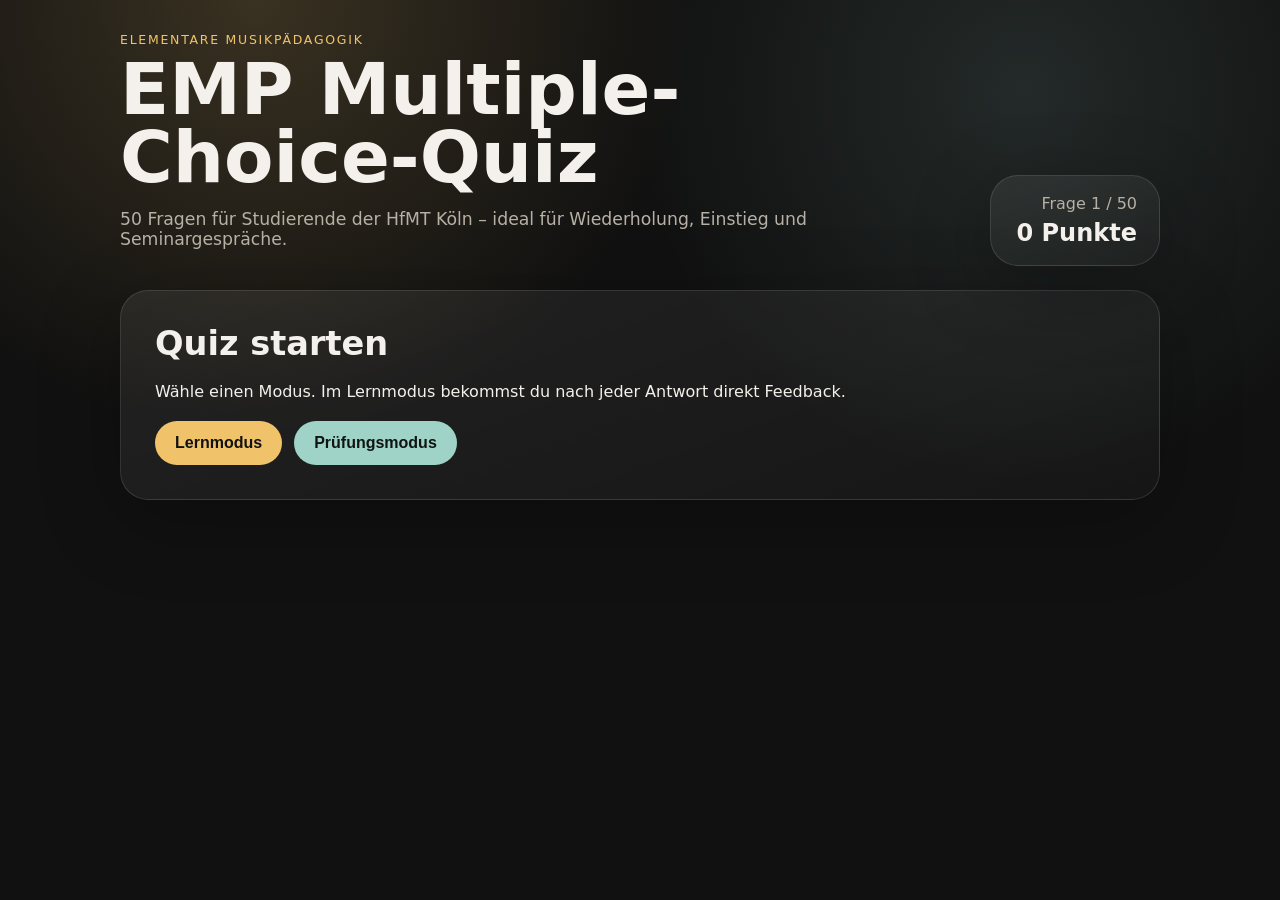
<file: index.html>
<!doctype html>
<html lang="de">
<head>
  <meta charset="utf-8" />
  <meta name="viewport" content="width=device-width, initial-scale=1" />
  <title>EMP Quiz – HfMT Köln</title>
  <link rel="stylesheet" href="styles.css" />
</head>
<body>
  <main class="app-shell">
    <section class="hero">
      <div>
        <p class="eyebrow">Elementare Musikpädagogik</p>
        <h1>EMP Multiple-Choice-Quiz</h1>
        <p class="subtitle">50 Fragen für Studierende der HfMT Köln – ideal für Wiederholung, Einstieg und Seminargespräche.</p>
      </div>
      <div class="score-card">
        <span id="progressText">Frage 1 / 50</span>
        <strong id="scoreText">0 Punkte</strong>
      </div>
    </section>

    <section class="controls" id="startPanel">
      <h2>Quiz starten</h2>
      <p>Wähle einen Modus. Im Lernmodus bekommst du nach jeder Antwort direkt Feedback.</p>
      <div class="button-row">
        <button id="startLearning" class="primary">Lernmodus</button>
        <button id="startExam" class="secondary">Prüfungsmodus</button>
      </div>
    </section>

    <section class="quiz hidden" id="quizPanel">
      <div class="progress-bar"><div id="progressBar"></div></div>
      <div class="meta-row">
        <span id="categoryTag">Kategorie</span>
        <span id="modeTag">Lernmodus</span>
      </div>
      <h2 id="questionText"></h2>
      <div id="answers" class="answers"></div>
      <div id="feedback" class="feedback hidden"></div>
      <div class="button-row nav-row">
        <button id="prevBtn" class="ghost">Zurück</button>
        <button id="nextBtn" class="primary" disabled>Weiter</button>
      </div>
    </section>

    <section class="result hidden" id="resultPanel">
      <p class="eyebrow">Auswertung</p>
      <h2 id="resultTitle"></h2>
      <p id="resultText"></p>
      <div id="reviewList" class="review-list"></div>
      <div class="button-row">
        <button id="restartBtn" class="primary">Neu starten</button>
        <button id="printBtn" class="secondary">Drucken / PDF speichern</button>
      </div>
    </section>
  </main>
  <script src="app.js"></script>
</body>
</html>
</file>
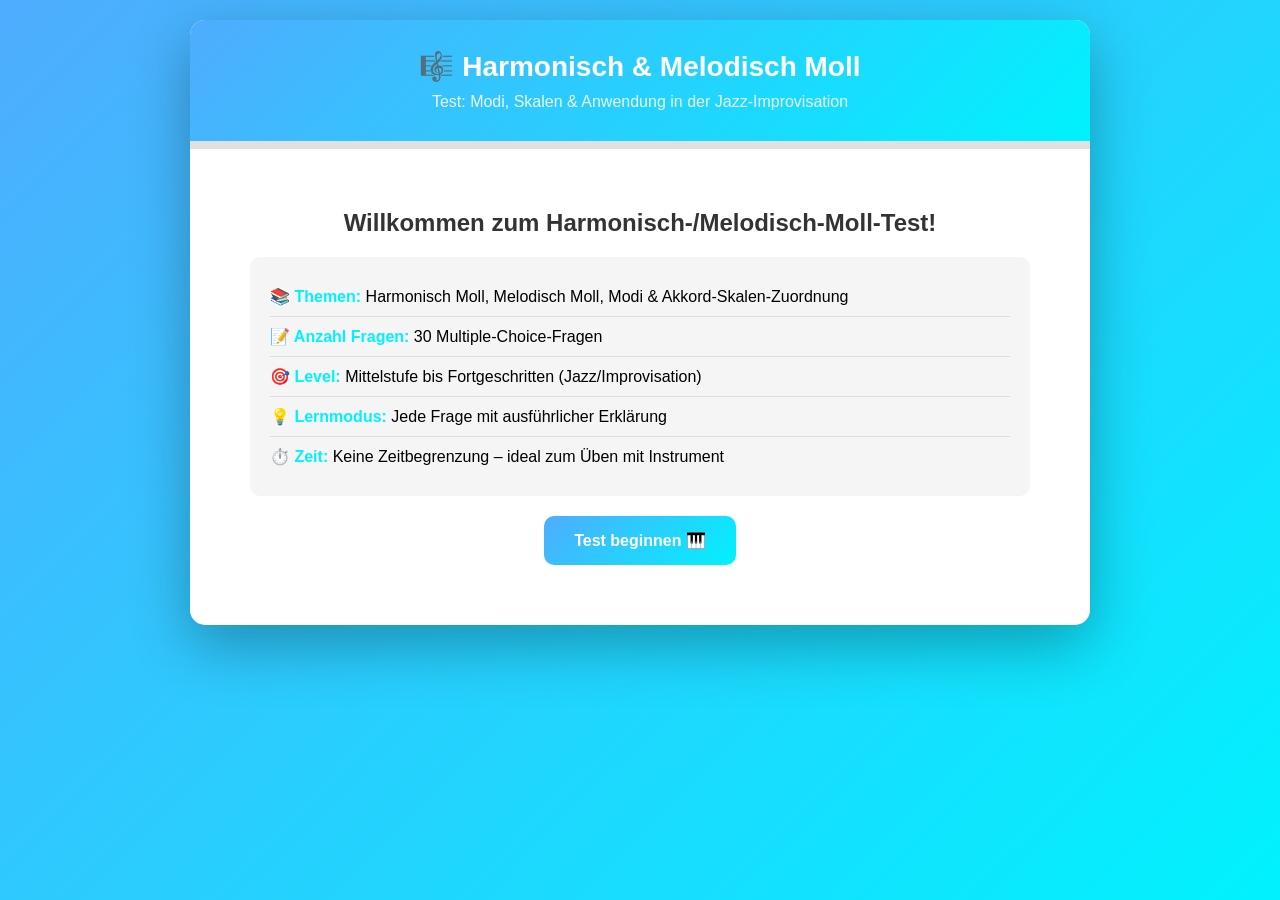
<file: harmmel.html>
<!DOCTYPE html>
<html lang="de">
<head>
    <meta charset="UTF-8">
    <meta name="viewport" content="width=device-width, initial-scale=1.0">
    <title>Harmonisch & Melodisch Moll – Modi & Skalen</title>
    <style>
        * {
            margin: 0;
            padding: 0;
            box-sizing: border-box;
        }

        body {
            font-family: 'Segoe UI', Tahoma, Geneva, Verdana, sans-serif;
            background: linear-gradient(135deg, #4facfe 0%, #00f2fe 100%);
            min-height: 100vh;
            padding: 20px;
        }

        .container {
            max-width: 900px;
            margin: 0 auto;
            background: white;
            border-radius: 15px;
            box-shadow: 0 20px 60px rgba(0,0,0,0.3);
            overflow: hidden;
        }

        .header {
            background: linear-gradient(135deg, #4facfe 0%, #00f2fe 100%);
            color: white;
            padding: 30px;
            text-align: center;
        }

        .header h1 {
            font-size: 28px;
            margin-bottom: 10px;
        }

        .header p {
            font-size: 16px;
            opacity: 0.9;
        }

        .progress-bar {
            height: 8px;
            background: #e0e0e0;
            position: relative;
        }

        .progress-fill {
            height: 100%;
            background: linear-gradient(90deg, #4facfe 0%, #00f2fe 100%);
            transition: width 0.3s ease;
            width: 0%;
        }

        .content {
            padding: 40px;
        }

        .start-screen, .question-screen, .result-screen {
            display: none;
        }

        .start-screen.active, .question-screen.active, .result-screen.active {
            display: block;
        }

        .start-info {
            text-align: center;
            padding: 20px;
        }

        .start-info h2 {
            color: #333;
            margin-bottom: 20px;
        }

        .info-box {
            background: #f5f5f5;
            padding: 20px;
            border-radius: 10px;
            margin: 20px 0;
            text-align: left;
        }

        .info-box ul {
            list-style: none;
            padding-left: 0;
        }

        .info-box li {
            padding: 10px 0;
            border-bottom: 1px solid #ddd;
        }

        .info-box li:last-child {
            border-bottom: none;
        }

        .info-box strong {
            color: #00f2fe;
        }

        .question-header {
            margin-bottom: 30px;
        }

        .question-number {
            color: #00f2fe;
            font-size: 14px;
            font-weight: bold;
            margin-bottom: 10px;
        }

        .question-text {
            font-size: 20px;
            color: #333;
            margin-bottom: 25px;
            line-height: 1.6;
        }

        .answers {
            margin-bottom: 30px;
        }

        .answer-option {
            background: #f8f9fa;
            border: 2px solid #e0e0e0;
            border-radius: 10px;
            padding: 15px 20px;
            margin-bottom: 15px;
            cursor: pointer;
            transition: all 0.3s ease;
            display: flex;
            align-items: center;
        }

        .answer-option:hover {
            background: #e0f7ff;
            border-color: #4facfe;
            transform: translateX(5px);
        }

        .answer-option.selected {
            background: #4facfe;
            color: white;
            border-color: #4facfe;
        }

        .answer-option.correct {
            background: #4caf50;
            color: white;
            border-color: #4caf50;
        }

        .answer-option.incorrect {
            background: #f44336;
            color: white;
            border-color: #f44336;
        }

        .answer-option.disabled {
            cursor: not-allowed;
            opacity: 0.7;
        }

        .answer-label {
            display: inline-block;
            width: 30px;
            height: 30px;
            border-radius: 50%;
            background: white;
            color: #4facfe;
            text-align: center;
            line-height: 30px;
            font-weight: bold;
            margin-right: 15px;
            flex-shrink: 0;
        }

        .answer-option.selected .answer-label {
            background: white;
            color: #4facfe;
        }

        .answer-option.correct .answer-label {
            background: white;
            color: #4caf50;
        }

        .answer-option.incorrect .answer-label {
            background: white;
            color: #f44336;
        }

        .explanation {
            background: #fff3cd;
            border-left: 4px solid #ffc107;
            padding: 15px 20px;
            margin: 20px 0;
            border-radius: 5px;
            display: none;
        }

        .explanation.show {
            display: block;
            animation: slideDown 0.3s ease;
        }

        .explanation h4 {
            color: #856404;
            margin-bottom: 10px;
        }

        .explanation p {
            color: #856404;
            line-height: 1.6;
        }

        @keyframes slideDown {
            from {
                opacity: 0;
                transform: translateY(-10px);
            }
            to {
                opacity: 1;
                transform: translateY(0);
            }
        }

        .button-group {
            display: flex;
            gap: 15px;
            margin-top: 30px;
        }

        .btn {
            flex: 1;
            padding: 15px 30px;
            border: none;
            border-radius: 10px;
            font-size: 16px;
            font-weight: bold;
            cursor: pointer;
            transition: all 0.3s ease;
        }

        .btn-primary {
            background: linear-gradient(135deg, #4facfe 0%, #00f2fe 100%);
            color: white;
        }

        .btn-primary:hover {
            transform: translateY(-2px);
            box-shadow: 0 10px 20px rgba(79, 172, 254, 0.3);
        }

        .btn-secondary {
            background: #6c757d;
            color: white;
        }

        .btn-secondary:hover {
            background: #5a6268;
        }

        .btn:disabled {
            opacity: 0.5;
            cursor: not-allowed;
        }

        .result-summary {
            text-align: center;
            padding: 20px;
        }

        .score-circle {
            width: 200px;
            height: 200px;
            border-radius: 50%;
            margin: 30px auto;
            display: flex;
            align-items: center;
            justify-content: center;
            font-size: 48px;
            font-weight: bold;
            color: white;
            position: relative;
        }

        .score-circle.excellent {
            background: linear-gradient(135deg, #4caf50 0%, #8bc34a 100%);
        }

        .score-circle.good {
            background: linear-gradient(135deg, #2196f3 0%, #03a9f4 100%);
        }

        .score-circle.average {
            background: linear-gradient(135deg, #ff9800 0%, #ffc107 100%);
        }

        .score-circle.poor {
            background: linear-gradient(135deg, #f44336 0%, #e91e63 100%);
        }

        .result-message {
            font-size: 24px;
            color: #333;
            margin: 20px 0;
        }

        .result-details {
            background: #f5f5f5;
            padding: 20px;
            border-radius: 10px;
            margin: 20px 0;
            text-align: left;
        }

        .result-item {
            display: flex;
            justify-content: space-between;
            padding: 10px 0;
            border-bottom: 1px solid #ddd;
        }

        .result-item:last-child {
            border-bottom: none;
        }

        @media (max-width: 768px) {
            .content {
                padding: 20px;
            }

            .button-group {
                flex-direction: column;
            }
        }
    </style>
</head>
<body>
<div class="container">
    <div class="header">
        <h1>🎼 Harmonisch & Melodisch Moll</h1>
        <p>Test: Modi, Skalen & Anwendung in der Jazz-Improvisation</p>
    </div>

    <div class="progress-bar">
        <div class="progress-fill" id="progressBar"></div>
    </div>

    <div class="content">
        <div class="start-screen active" id="startScreen">
            <div class="start-info">
                <h2>Willkommen zum Harmonisch-/Melodisch-Moll-Test!</h2>
                <div class="info-box">
                    <ul>
                        <li><strong>📚 Themen:</strong> Harmonisch Moll, Melodisch Moll, Modi & Akkord-Skalen-Zuordnung</li>
                        <li><strong>📝 Anzahl Fragen:</strong> 30 Multiple-Choice-Fragen</li>
                        <li><strong>🎯 Level:</strong> Mittelstufe bis Fortgeschritten (Jazz/Improvisation)</li>
                        <li><strong>💡 Lernmodus:</strong> Jede Frage mit ausführlicher Erklärung</li>
                        <li><strong>⏱️ Zeit:</strong> Keine Zeitbegrenzung – ideal zum Üben mit Instrument</li>
                    </ul>
                </div>
                <button class="btn btn-primary" onclick="startTest()">Test beginnen 🎹</button>
            </div>
        </div>

        <div class="question-screen" id="questionScreen">
            <div class="question-header">
                <div class="question-number" id="questionNumber">Frage 1 von 30</div>
                <div class="question-text" id="questionText"></div>
            </div>

            <div class="answers" id="answersContainer"></div>

            <div class="explanation" id="explanation">
                <h4>💡 Erklärung:</h4>
                <p id="explanationText"></p>
            </div>

            <div class="button-group">
                <button class="btn btn-secondary" onclick="previousQuestion()" id="prevBtn" disabled>← Zurück</button>
                <button class="btn btn-primary" onclick="checkAnswer()" id="checkBtn">Antwort prüfen</button>
                <button class="btn btn-primary" onclick="nextQuestion()" id="nextBtn" style="display:none;">Weiter →</button>
            </div>
        </div>

        <div class="result-screen" id="resultScreen">
            <div class="result-summary">
                <h2>Test abgeschlossen! 🎉</h2>
                <div class="score-circle" id="scoreCircle">
                    <span id="scorePercentage">0%</span>
                </div>
                <div class="result-message" id="resultMessage"></div>

                <div class="result-details">
                    <div class="result-item">
                        <span><strong>Richtige Antworten:</strong></span>
                        <span id="correctCount">0</span>
                    </div>
                    <div class="result-item">
                        <span><strong>Falsche Antworten:</strong></span>
                        <span id="incorrectCount">0</span>
                    </div>
                    <div class="result-item">
                        <span><strong>Gesamtpunktzahl:</strong></span>
                        <span id="totalScore">0/30</span>
                    </div>
                    <div class="result-item">
                        <span><strong>Prozentsatz:</strong></span>
                        <span id="percentageScore">0%</span>
                    </div>
                </div>

                <button class="btn btn-primary" onclick="restartTest()">Test wiederholen 🔄</button>
            </div>
        </div>
    </div>
</div>

<script>
    const questions = [
        {
            type: 'multiple-choice',
            question: 'Was ist der wichtigste Unterschied zwischen der natürlichen Moll-Tonleiter (Äolisch) und der harmonischen Moll-Tonleiter?',
            options: [
                'Die 7. Stufe ist in Harmonisch Moll erhöht (große Septime)',
                'Die 3. Stufe ist in Harmonisch Moll erhöht',
                'Harmonisch Moll hat weniger Töne',
                'Es gibt keinen Unterschied'
            ],
            correct: 0,
            explanation: 'Natürlich Moll (Äolisch) hat eine kleine Septime (♭7). In Harmonisch Moll wird die 7. Stufe erhöht (große Septime), um eine starke Leittonwirkung zur Tonika zu erzeugen. In A: A natürlich Moll = A-H-C-D-E-F-G-A, A harmonisch Moll = A-H-C-D-E-F-G#-A.'
        },
        {
            type: 'multiple-choice',
            question: 'Was ist der wichtigste Unterschied zwischen Harmonisch Moll und Melodisch Moll (Jazz-Variante, auf- und abwärts gleich)?',
            options: [
                'In Melodisch Moll ist zusätzlich die 6. Stufe erhöht',
                'In Melodisch Moll ist die 2. Stufe erniedrigt',
                'Harmonisch Moll hat eine erhöhte 6. Stufe',
                'Melodisch Moll ist identisch mit Dur'
            ],
            correct: 0,
            explanation: 'Harmonisch Moll: 1-2-♭3-4-5-♭6-7. Melodisch Moll (Jazz): 1-2-♭3-4-5-6-7. Der Unterschied: in Melodisch Moll wird zur erhöhten 7 auch die 6. Stufe angehoben, was den Sprung ♭6–7 glättet und einen moderneren, weniger exotischen Klang ergibt.'
        },
        {
            type: 'multiple-choice',
            question: 'Welche Töne gehören zur Tonleiter A harmonisch Moll?',
            options: [
                'A – H – C – D – E – F – G# – A',
                'A – H – C – D – E – F# – G – A',
                'A – H – C – D – E – F# – G# – A',
                'A – H – C – D – E♭ – F – G – A'
            ],
            correct: 0,
            explanation: 'A harmonisch Moll: 1 (A), 2 (H), ♭3 (C), 4 (D), 5 (E), ♭6 (F), 7 (G#). Typisch ist der große Schritt F–G# (übermäßige Sekunde).'
        },
        {
            type: 'multiple-choice',
            question: 'Welche Töne gehören zur Tonleiter A melodisch Moll (Jazz-Variante, auf- und abwärts gleich)?',
            options: [
                'A – H – C – D – E – F# – G# – A',
                'A – H – C – D – E – F – G# – A',
                'A – H – C – D – E – F# – G – A',
                'A – H – C – D – E♭ – F – G – A'
            ],
            correct: 0,
            explanation: 'A melodisch Moll (Jazz): 1 (A), 2 (H), ♭3 (C), 4 (D), 5 (E), 6 (F#), 7 (G#). Also A-Dur mit kleiner Terz, oder: natürlich Moll, aber 6 und 7 erhöht.'
        },
        {
            type: 'multiple-choice',
            question: 'Welches Akkordsymbol beschreibt typischerweise den I. Stufenakkord in einer Melodisch-Moll-Tonleiter?',
            options: [
                'mMaj7 (Moll-Dreiklang mit großer Septime)',
                'm7 (Moll7)',
                'maj7 (Durmaj7)',
                'm7♭5 (halbvermindert)'
            ],
            correct: 0,
            explanation: 'Die 1. Stufe von Melodisch Moll ergibt einen Moll-Dreiklang mit großer Septime: z.B. A melodisch Moll → A–C–E–G#. Das wird als AmMaj7 notiert und ist ein typischer Jazz-Akkord.'
        },
        {
            type: 'multiple-choice',
            question: 'Welche Skala passt am direktesten über einen CmMaj7-Akkord?',
            options: [
                'C melodisch Moll',
                'C harmonisch Moll',
                'C natürlich Moll (Äolisch)',
                'C-Dur (Ionisch)'
            ],
            correct: 0,
            explanation: 'CmMaj7 = 1–♭3–5–7. Der passende Skalenkontext ist Melodisch Moll vom Grundton: C melodisch Moll = C–D–E♭–F–G–A–H. Die Skala enthält exakt die Akkordtöne C–E♭–G–H sowie typische Optionstöne.'
        },
        {
            type: 'multiple-choice',
            question: 'Wie viele Modi (Kirchentonleiter-ähnliche Skalen) kann man aus einer einzelnen Melodisch-Moll-Tonleiter ableiten?',
            options: [
                '7',
                '5',
                '8',
                '12'
            ],
            correct: 0,
            explanation: 'Wie bei Dur und Harmonisch Moll entstehen auch aus Melodisch Moll 7 Modi, indem man auf jeder Stufe startet. Jeder Modus liefert einen anderen Akkord-/Skalen-Klang (z.B. Alteriert, Lydian Dominant usw.).'
        },
        {
            type: 'multiple-choice',
            question: 'Wie heißt der 7. Modus der Melodisch-Moll-Tonleiter im Jazz-Sprachgebrauch?',
            options: [
                'Alterierte Skala (Super-Lokrisch)',
                'Phrygisch Dominant',
                'Lydian Dominant',
                'Dorian ♭2'
            ],
            correct: 0,
            explanation: 'Der 7. Modus von Melodisch Moll wird meist als „Alterierte Skala“ oder „Super-Lokrisch“ bezeichnet. Er enthält alle alterierten Spannungstöne einer Dominante: ♭9, #9, ♭5/#11, ♭13.'
        },
        {
            type: 'multiple-choice',
            question: 'Welche Melodisch-Moll-Tonleiter passt über einen G7alt-Akkord (G7 mit ♭9/#9/♭5/#5)?',
            options: [
                'A♭ melodisch Moll',
                'G melodisch Moll',
                'D melodisch Moll',
                'C melodisch Moll'
            ],
            correct: 0,
            explanation: 'Die Alterierte Skala liegt immer einen Halbton über dem Dominantgrundton. Für G7alt: A♭ melodisch Moll. 7. Modus von A♭ melodisch Moll = G alteriert.'
        },
        {
            type: 'multiple-choice',
            question: 'Wie heißt der 4. Modus der Melodisch-Moll-Tonleiter?',
            options: [
                'Lydian Dominant (Lydisch ♭7)',
                'Phrygisch Dominant',
                'Ionisch ♯5',
                'Lokrisch ♮2'
            ],
            correct: 0,
            explanation: 'Der 4. Modus von Melodisch Moll heißt „Lydian Dominant“: eine lydische Skala mit kleiner Septime. Er eignet sich ideal für Dominant7#11-Akkorde.'
        },
        {
            type: 'multiple-choice',
            question: 'Zu welchem Akkordtyp passt der Modus „Lydian Dominant“ am besten?',
            options: [
                'Dominant7#11',
                'Maj7#11',
                'Moll7♭5',
                'MollMaj7'
            ],
            correct: 0,
            explanation: 'Lydian Dominant enthält 1–2–3–#4–5–6–♭7. Die Kombination aus #11 und ♭7 entspricht einem Dominant7#11-Akkord (z.B. G7#11).'
        },
        {
            type: 'multiple-choice',
            question: 'Welche Melodisch-Moll-Tonleiter verwendest du, um über G7#11 im Kontext von C-Dur zu spielen (z.B. G7 als V von C)?',
            options: [
                'D melodisch Moll',
                'G melodisch Moll',
                'C melodisch Moll',
                'A melodisch Moll'
            ],
            correct: 0,
            explanation: 'Für G7#11 verwendest du Lydian Dominant von G. Das ist der 4. Modus von D melodisch Moll. Also: G Lydian Dominant = Töne aus D melodisch Moll, beginnend auf G.'
        },
        {
            type: 'multiple-choice',
            question: 'Wie heißt der 5. Modus der Harmonisch-Moll-Tonleiter?',
            options: [
                'Phrygisch Dominant',
                'Lokrisch ♮2',
                'Lydian Dominant',
                'Alteriert'
            ],
            correct: 0,
            explanation: 'Der 5. Modus von Harmonisch Moll heißt „Phrygisch Dominant“: phrygischer Charakter (♭2, ♭6) mit großer Terz und kleiner Septime. Typisch für V7 in Mollkadenz (z.B. E-Phrygisch-Dominant über E7 in A-Moll).'
        },
        {
            type: 'multiple-choice',
            question: 'Welche Töne hat E-Phrygisch-Dominant, wenn er aus A harmonisch Moll abgeleitet wird?',
            options: [
                'E – F – G# – A – H – C – D – E',
                'E – F# – G# – A – H – C – D – E',
                'E – F – G – A – H – C – D – E',
                'E – F – G# – A – H – C# – D – E'
            ],
            correct: 0,
            explanation: 'A harmonisch Moll = A–H–C–D–E–F–G#. Von der 5. Stufe (E) aus: E–F–G#–A–H–C–D–E. Das ist E-Phrygisch-Dominant: ♭2 (F), große Terz (G#), ♭6 (C), ♭7 (D).'
        },
        {
            type: 'multiple-choice',
            question: 'Zu welchem Akkordtyp passt Phrygisch Dominant am besten?',
            options: [
                'Dominant7(b9, b13)',
                'Maj7#11',
                'MollMaj7',
                'Moll7♭5'
            ],
            correct: 0,
            explanation: 'Phrygisch Dominant enthält 1–♭2–3–4–5–♭6–♭7. Das entspricht einem Dominant7-Akkord (1–3–5–♭7) plus ♭9 (♭2) und ♭13 (♭6). Typisch: V7(b9, b13) in Moll.'
        },
        {
            type: 'multiple-choice',
            question: 'Welche Skala nutzt du typischerweise über einen IIø7–V7(b9)–Imaj7 in Moll (z.B. Bm7♭5 – E7(b9) – AmMaj7)?',
            options: [
                'Alles aus A melodisch Moll',
                'Alles aus A-Dur',
                'Alles aus A natürlich Moll',
                'Alles aus A harmonisch Moll'
            ],
            correct: 3,
            explanation: 'Die klassische Mollkadenz wird aus Harmonisch Moll abgeleitet: in A harmonisch Moll liegen Bm7♭5 (IIø7), E7(b9) (V7(b9)) und AmMaj7 (I) nahe. Im Jazz kombiniert man oft Harmonisch und Melodisch Moll, aber die reine Funktionsableitung kommt aus Harmonisch Moll.'
        },
        {
            type: 'multiple-choice',
            question: 'Welcher Modus der Melodisch-Moll-Tonleiter heißt „Dorian ♭2“?',
            options: [
                '2. Modus',
                '3. Modus',
                '5. Modus',
                '6. Modus'
            ],
            correct: 0,
            explanation: 'Der 2. Modus von Melodisch Moll heißt „Dorian ♭2“: 1–♭2–♭3–4–5–6–♭7. Er klingt wie Dorisch, aber mit kleiner Sekunde und eignet sich für Moll-Akkorde mit ♭9 im Kontext von Melodisch Moll.'
        },
        {
            type: 'multiple-choice',
            question: 'Welche Skala eignet sich im Jazz häufig über einen m7♭5-Akkord mit natürlicher 9 (z.B. Bm7♭5 mit C# als 9)?',
            options: [
                'Der 6. Modus von Melodisch Moll (Lokrisch ♮2)',
                'Natürlich Moll',
                'Dur-Pentatonik',
                'Blues-Skala'
            ],
            correct: 0,
            explanation: 'Über m7♭5-Akkorde mit natürlicher 9 verwendet man oft den 6. Modus von Melodisch Moll: „Lokrisch ♮2“. Beispiel: Bm7♭5 mit C# als 9 → D melodisch Moll (6. Modus von D melodisch Moll beginnt auf B).'
        },
        {
            type: 'multiple-choice',
            question: 'Welche Intervallstruktur hat die Melodisch-Moll-Tonleiter vom Grundton aus betrachtet?',
            options: [
                'Ganz – Halb – Ganz – Ganz – Ganz – Ganz – Halb (Dur mit ♭3)',
                'Ganz – Halb – Ganz – Ganz – Halb – Ganz – Ganz',
                'Halb – Ganz – Ganz – Halb – Ganz – Ganz – Ganz',
                'Ganz – Ganz – Halb – Ganz – Ganz – Halb – Ganz'
            ],
            correct: 0,
            explanation: 'Melodisch Moll kann man als Dur mit kleiner Terz sehen: Intervalle: 1–2–♭3–4–5–6–7. In Halbtonschritten: Ganz, Halb, Ganz, Ganz, Ganz, Ganz, Halb.'
        },
        {
            type: 'multiple-choice',
            question: 'Welche Intervallstruktur hat die Harmonisch-Moll-Tonleiter vom Grundton aus betrachtet?',
            options: [
                'Ganz – Halb – Ganz – Ganz – Halb – eineinhalb – Halb',
                'Ganz – Ganz – Halb – Ganz – Ganz – Ganz – Halb',
                'Ganz – Halb – Ganz – Halb – Ganz – Ganz – Ganz',
                'Halb – Ganz – Ganz – Ganz – Halb – Ganz – Ganz'
            ],
            correct: 0,
            explanation: 'Harmonisch Moll: 1–2–♭3–4–5–♭6–7. Die charakteristische übermäßige Sekunde zwischen ♭6 und 7 entspricht drei Halbtönen (eineinhalb Ganztonschritte).'
        },
        {
            type: 'multiple-choice',
            question: 'Welche Skala würdest du bevorzugt über einen AmMaj7-Akkord in einer modalen Ballade verwenden?',
            options: [
                'A melodisch Moll',
                'A natürlich Moll',
                'A harmonisch Moll',
                'C-Dur'
            ],
            correct: 0,
            explanation: 'AmMaj7 ist die I. Stufe von A melodisch Moll. Die naheliegendste Skala ist daher A melodisch Moll, was einen modernen, leicht „schwebenden“ Moll-Klang erzeugt.'
        },
        {
            type: 'multiple-choice',
            question: 'Du hast eine IIø7–V7alt–ImMaj7-Kadenz in Moll (z.B. Bm7♭5 – E7alt – AmMaj7). Welche Kombination ist eine übliche moderne Jazz-Lösung?',
            options: [
                'Bm7♭5: Lokrisch ♮2, E7alt: Alteriert, AmMaj7: Melodisch Moll',
                'Bm7♭5: natürlich Moll, E7alt: Dur, AmMaj7: natürlich Moll',
                'Alle drei: natürlich Moll',
                'Alle drei: Harmonisch Moll'
            ],
            correct: 0,
            explanation: 'Eine gängige moderne Jazz-Kombination: IIø7 mit Lokrisch ♮2 (6. Modus Melodisch Moll), V7alt mit Alterierter Skala (7. Modus Melodisch Moll einen Halbton höher) und I mMaj7 mit Melodisch Moll vom Grundton. So nutzt man konsequent Melodisch-Moll-Material.'
        },
        {
            type: 'multiple-choice',
            question: 'Welche Skala eignet sich, um einen länger stehenden Dominant7(b9,b13)-Akkord mit „orientalischem“/spanischem Klang zu improvisieren?',
            options: [
                'Phrygisch Dominant (5. Modus Harmonisch Moll)',
                'Mixolydisch',
                'Ionisch',
                'Natürlich Moll'
            ],
            correct: 0,
            explanation: 'Der phrygisch-dominante Modus (5. Modus von Harmonisch Moll) hat die typische Kombination ♭2, 3, ♭6 und ♭7 und wird oft mit „spanisch“, „orientalisch“ assoziiert, z.B. über E7(b9,b13).'
        },
        {
            type: 'multiple-choice',
            question: 'Welche Skala passt gut über einen Akkord-Typ „maj7#5“ (z.B. Cmaj7#5)?',
            options: [
                'Der 3. Modus von Harmonisch Moll (Ionisch #5)',
                'Der 4. Modus von Melodisch Moll (Lydian Dominant)',
                'Der 7. Modus von Melodisch Moll (Alteriert)',
                'Natürlich Moll'
            ],
            correct: 0,
            explanation: 'Der 3. Modus von Harmonisch Moll heißt oft „Ionisch #5“ und liefert die Spannung #5 über einem maj7-Akkord. Beispiel: Cmaj7#5 → C-Ionisch-#5 aus A♭ harmonisch Moll.'
        },
        {
            type: 'multiple-choice',
            question: 'Du spielst über einen G7(b9,13) im Kontext von C-Moll. Welche skalenbasierte Wahl ist funktional sinnvoll?',
            options: [
                'G-Phrygisch-Dominant aus C harmonisch Moll',
                'G-Mixolydisch aus C-Dur',
                'G-Dorisch aus F-Dur',
                'G-Lydisch aus D-Dur'
            ],
            correct: 0,
            explanation: 'In C harmonisch Moll ist die 5. Stufe G-Phrygisch-Dominant. Diese Skala enthält ♭9 und häufig ♭13, passt also ideal zum G7(b9,13) als Dominante in C-Moll.'
        },
        {
            type: 'multiple-choice',
            question: 'Welcher Modus von Melodisch Moll ist besonders geeignet für einen „halbverminderten“ Akkord (m7♭5) ohne natürliche 9, z.B. Bm7♭5 mit C als 9?',
            options: [
                'Lokrisch (7. Modus von Dur) oder 2. Modus von Harmonisch Moll',
                'Ionisch',
                'Lydian Dominant',
                'Mixolydisch ♭6'
            ],
            correct: 0,
            explanation: 'Klassisch nutzt man Lokrisch aus Dur (7. Modus) für m7♭5, eventuell auch den 2. Modus von Harmonisch Moll. Will man eine natürliche 9, greift man aber zu Lokrisch ♮2 (6. Modus Melodisch Moll).'
        },
        {
            type: 'multiple-choice',
            question: 'Welche Aussage zur Anwendung von Melodisch Moll in der Improvisation ist am treffendsten?',
            options: [
                'Melodisch Moll liefert eine Familie von Skalen, die viele typische Jazz-Akkorde direkt abdecken',
                'Melodisch Moll wird nur in klassischer Musik verwendet',
                'Melodisch Moll ersetzt die Dur-Tonleiter vollständig',
                'Melodisch Moll ist nur für Outside-Playing geeignet'
            ],
            correct: 0,
            explanation: 'Melodisch Moll ist im modernen Jazz extrem wichtig, weil ihre Modi direkt mit vielen Akkordtypen verknüpft sind: mMaj7, m7♭5 mit ♮9, Dominant7#11, Dominant7alt usw.'
        },
        {
            type: 'multiple-choice',
            question: 'Welche Aussage zur Kombination von Harmonisch Moll und Melodisch Moll in Moll-Tonarten trifft am ehesten zu?',
            options: [
                'Beide Tonleitern werden oft gemischt: Harmonisch Moll für klassische Funktionsdominanten, Melodisch Moll für moderne Klangfarben',
                'Man darf nie beide verwenden',
                'Nur Harmonisch Moll ist theoretisch korrekt',
                'Nur Melodisch Moll ist im Jazz erlaubt'
            ],
            correct: 0,
            explanation: 'In der Praxis mischt man beide: Harmonisch Moll liefert die klare Funktionsdominante (V7(b9) in Moll), Melodisch Moll erweitert das Vokabular um moderne Modi (Alteriert, Lydian Dominant, mMaj7 usw.).'
        },
        {
            type: 'multiple-choice',
            question: 'Welche Skala eignet sich am besten, um über einen länger stehenden Akkord GmMaj7 in einer modalen Umgebung zu improvisieren?',
            options: [
                'G melodisch Moll',
                'G natürlich Moll',
                'G harmonisch Moll',
                'C-Dur'
            ],
            correct: 0,
            explanation: 'GmMaj7 ist die 1. Stufe von G melodisch Moll. Daher ist G melodisch Moll die logischste und reichhaltigste Skalenwahl für einen modalen Sound.'
        },
        {
            type: 'multiple-choice',
            question: 'Du möchtest über einen C7alt-Akkord in einer Turnaround-Progression möglichst viel Spannung erzeugen. Welche Skala wählst du?',
            options: [
                'Alterierte Skala (7. Modus von Des melodisch Moll)',
                'C-Mixolydisch',
                'C-Dur',
                'C natürlich Moll'
            ],
            correct: 0,
            explanation: 'Für C7alt nimmst du die Alterierte Skala: 7. Modus von Des melodisch Moll. Sie enthält alle alterierten Optionen (♭9, #9, ♭5/#11, ♭13) und maximiert die Spannung vor der Auflösung.'
        },
        {
            type: 'multiple-choice',
            question: 'Wie kannst du deinen Schülern die Verbindung „A harmonisch Moll“ und „E7(b9)“ praktisch verdeutlichen?',
            options: [
                'E7(b9) als V in A-Moll erklären und zeigen, dass alle Töne von E7(b9) in A harmonisch Moll vorkommen',
                'E7(b9) als V in C-Dur erklären',
                'Nur die Pentatonik spielen lassen',
                'Den Zusammenhang ignorieren'
            ],
            correct: 0,
            explanation: 'E7(b9) ist die Dominante zu A-Moll. A harmonisch Moll liefert genau das Material für E7(b9): die große Leitton G# und die ♭9 (F). So wird die Funktionalität von Harmonisch Moll im Kadenzieren klar hörbar.'
        }
    ];

    let currentQuestion = 0;
    let score = 0;
    let userAnswers = [];
    let answerChecked = false;

    function startTest() {
        document.getElementById('startScreen').classList.remove('active');
        document.getElementById('questionScreen').classList.add('active');
        loadQuestion();
    }

    function loadQuestion() {
        const q = questions[currentQuestion];
        document.getElementById('questionNumber').textContent = `Frage ${currentQuestion + 1} von ${questions.length}`;
        document.getElementById('questionText').textContent = q.question;

        const answersContainer = document.getElementById('answersContainer');
        answersContainer.innerHTML = '';

        q.options.forEach((option, index) => {
            const answerDiv = document.createElement('div');
            answerDiv.className = 'answer-option';
            answerDiv.onclick = () => selectAnswer(index);
            answerDiv.innerHTML = `
                <span class="answer-label">${String.fromCharCode(65 + index)}</span>
                <span>${option}</span>
            `;
            answersContainer.appendChild(answerDiv);
        });

        document.getElementById('explanation').classList.remove('show');
        document.getElementById('checkBtn').style.display = 'block';
        document.getElementById('nextBtn').style.display = 'none';
        document.getElementById('prevBtn').disabled = currentQuestion === 0;

        answerChecked = false;
        updateProgressBar();
    }

    function selectAnswer(index) {
        if (answerChecked) return;

        const options = document.querySelectorAll('.answer-option');
        options.forEach(opt => opt.classList.remove('selected'));
        options[index].classList.add('selected');
        userAnswers[currentQuestion] = index;
    }

    function checkAnswer() {
        if (userAnswers[currentQuestion] === undefined) {
            alert('Bitte wählen Sie eine Antwort aus!');
            return;
        }

        answerChecked = true;
        const q = questions[currentQuestion];
        const options = document.querySelectorAll('.answer-option');

        options.forEach((opt, index) => {
            opt.classList.add('disabled');
            if (index === q.correct) {
                opt.classList.add('correct');
            }
            if (index === userAnswers[currentQuestion] && index !== q.correct) {
                opt.classList.add('incorrect');
            }
        });

        if (userAnswers[currentQuestion] === q.correct) {
            score++;
        }

        document.getElementById('explanationText').textContent = q.explanation;
        document.getElementById('explanation').classList.add('show');
        document.getElementById('checkBtn').style.display = 'none';
        document.getElementById('nextBtn').style.display = 'block';
    }

    function nextQuestion() {
        currentQuestion++;
        if (currentQuestion < questions.length) {
            loadQuestion();
        } else {
            showResults();
        }
    }

    function previousQuestion() {
        if (currentQuestion > 0) {
            currentQuestion--;
            loadQuestion();

            if (userAnswers[currentQuestion] !== undefined) {
                const options = document.querySelectorAll('.answer-option');
                options[userAnswers[currentQuestion]].classList.add('selected');
            }
        }
    }

    function updateProgressBar() {
        const progress = ((currentQuestion + 1) / questions.length) * 100;
        document.getElementById('progressBar').style.width = progress + '%';
    }

    function showResults() {
        document.getElementById('questionScreen').classList.remove('active');
        document.getElementById('resultScreen').classList.add('active');

        const percentage = Math.round((score / questions.length) * 100);
        const scoreCircle = document.getElementById('scoreCircle');

        document.getElementById('scorePercentage').textContent = percentage + '%';
        document.getElementById('correctCount').textContent = score;
        document.getElementById('incorrectCount').textContent = questions.length - score;
        document.getElementById('totalScore').textContent = `${score}/${questions.length}`;
        document.getElementById('percentageScore').textContent = percentage + '%';

        let message = '';
        let circleClass = '';

        if (percentage >= 90) {
            message = '🎉 Exzellent! Dein Wissen über Harmonisch/Melodisch Moll ist top!';
            circleClass = 'excellent';
        } else if (percentage >= 75) {
            message = '👏 Sehr gut! Du hast die wichtigsten Modi und Anwendungen verstanden!';
            circleClass = 'good';
        } else if (percentage >= 60) {
            message = '👍 Solide! Wiederhole ein paar Modi und Akkord-Skalen-Zuordnungen.';
            circleClass = 'average';
        } else {
            message = '📚 Weiter üben! Spiele die Skalen über echte II–V–I-Kadenzen in Moll.';
            circleClass = 'poor';
        }

        document.getElementById('resultMessage').textContent = message;
        scoreCircle.className = 'score-circle ' + circleClass;

        updateProgressBar();
    }

    function restartTest() {
        currentQuestion = 0;
        score = 0;
        userAnswers = [];
        answerChecked = false;

        document.getElementById('resultScreen').classList.remove('active');
        document.getElementById('startScreen').classList.add('active');
        document.getElementById('progressBar').style.width = '0%';
    }
</script>
</body>
</html>
</file>
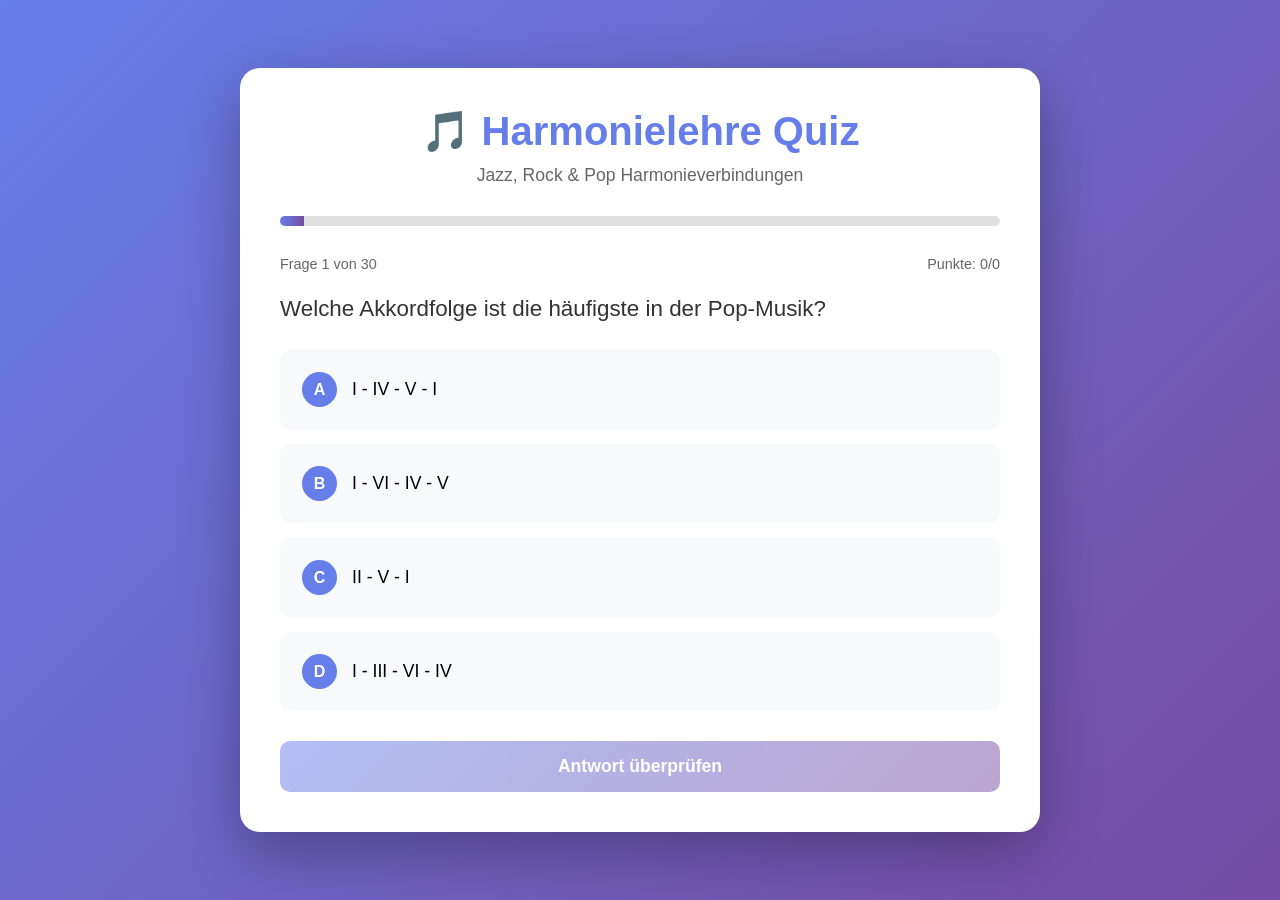
<file: harmonielehre_quiz.html>
<!DOCTYPE html>
<html lang="de">
<head>
    <meta charset="UTF-8">
    <meta name="viewport" content="width=device-width, initial-scale=1.0">
    <title>Harmonielehre Quiz - Jazz/Rock/Pop</title>
    <style>
        * {
            margin: 0;
            padding: 0;
            box-sizing: border-box;
        }

        body {
            font-family: 'Segoe UI', Tahoma, Geneva, Verdana, sans-serif;
            background: linear-gradient(135deg, #667eea 0%, #764ba2 100%);
            min-height: 100vh;
            display: flex;
            justify-content: center;
            align-items: center;
            padding: 20px;
        }

        .container {
            background: white;
            border-radius: 20px;
            box-shadow: 0 20px 60px rgba(0,0,0,0.3);
            max-width: 800px;
            width: 100%;
            padding: 40px;
        }

        .header {
            text-align: center;
            margin-bottom: 30px;
        }

        .header h1 {
            color: #667eea;
            font-size: 2.5em;
            margin-bottom: 10px;
        }

        .header p {
            color: #666;
            font-size: 1.1em;
        }

        .progress-bar {
            width: 100%;
            height: 10px;
            background: #e0e0e0;
            border-radius: 10px;
            margin-bottom: 30px;
            overflow: hidden;
        }

        .progress-fill {
            height: 100%;
            background: linear-gradient(90deg, #667eea, #764ba2);
            width: 0%;
            transition: width 0.3s ease;
        }

        .question-info {
            display: flex;
            justify-content: space-between;
            margin-bottom: 20px;
            color: #666;
            font-size: 0.9em;
        }

        .question-container {
            margin-bottom: 30px;
        }

        .question {
            font-size: 1.4em;
            color: #333;
            margin-bottom: 25px;
            line-height: 1.5;
            font-weight: 500;
        }

        .options {
            display: flex;
            flex-direction: column;
            gap: 15px;
        }

        .option {
            background: #f8f9fa;
            padding: 20px;
            border-radius: 10px;
            cursor: pointer;
            transition: all 0.3s ease;
            border: 2px solid transparent;
            display: flex;
            align-items: center;
            gap: 15px;
        }

        .option:hover {
            background: #e9ecef;
            transform: translateX(5px);
        }

        .option.selected {
            background: #e3e8ff;
            border-color: #667eea;
        }

        .option.correct {
            background: #d4edda;
            border-color: #28a745;
        }

        .option.incorrect {
            background: #f8d7da;
            border-color: #dc3545;
        }

        .option-letter {
            background: #667eea;
            color: white;
            width: 35px;
            height: 35px;
            border-radius: 50%;
            display: flex;
            align-items: center;
            justify-content: center;
            font-weight: bold;
            flex-shrink: 0;
        }

        .option.correct .option-letter {
            background: #28a745;
        }

        .option.incorrect .option-letter {
            background: #dc3545;
        }

        .option-text {
            flex: 1;
            font-size: 1.1em;
        }

        .buttons {
            display: flex;
            gap: 15px;
            margin-top: 30px;
        }

        .btn {
            flex: 1;
            padding: 15px 30px;
            border: none;
            border-radius: 10px;
            font-size: 1.1em;
            cursor: pointer;
            transition: all 0.3s ease;
            font-weight: 600;
        }

        .btn-primary {
            background: linear-gradient(135deg, #667eea, #764ba2);
            color: white;
        }

        .btn-primary:hover:not(:disabled) {
            transform: translateY(-2px);
            box-shadow: 0 5px 15px rgba(102, 126, 234, 0.4);
        }

        .btn-primary:disabled {
            opacity: 0.5;
            cursor: not-allowed;
        }

        .btn-secondary {
            background: #6c757d;
            color: white;
        }

        .btn-secondary:hover {
            background: #5a6268;
        }

        .result-container {
            text-align: center;
            display: none;
        }

        .result-container.active {
            display: block;
        }

        .score-circle {
            width: 200px;
            height: 200px;
            border-radius: 50%;
            background: linear-gradient(135deg, #667eea, #764ba2);
            color: white;
            display: flex;
            flex-direction: column;
            align-items: center;
            justify-content: center;
            margin: 30px auto;
            box-shadow: 0 10px 30px rgba(102, 126, 234, 0.4);
        }

        .score-circle .score {
            font-size: 3em;
            font-weight: bold;
        }

        .score-circle .total {
            font-size: 1.2em;
            opacity: 0.9;
        }

        .result-message {
            font-size: 1.5em;
            color: #333;
            margin: 20px 0;
        }

        .result-details {
            background: #f8f9fa;
            padding: 20px;
            border-radius: 10px;
            margin: 20px 0;
            text-align: left;
        }

        .result-details p {
            margin: 10px 0;
            font-size: 1.1em;
            color: #555;
        }

        .explanation {
            background: #fff3cd;
            border-left: 4px solid #ffc107;
            padding: 15px;
            margin-top: 20px;
            border-radius: 5px;
            display: none;
        }

        .explanation.show {
            display: block;
        }

        .explanation h4 {
            color: #856404;
            margin-bottom: 10px;
        }

        .explanation p {
            color: #856404;
            line-height: 1.6;
        }

        @media (max-width: 600px) {
            .container {
                padding: 20px;
            }

            .header h1 {
                font-size: 1.8em;
            }

            .question {
                font-size: 1.2em;
            }

            .buttons {
                flex-direction: column;
            }
        }
    </style>
</head>
<body>
    <div class="container">
        <div class="header">
            <h1>🎵 Harmonielehre Quiz</h1>
            <p>Jazz, Rock & Pop Harmonieverbindungen</p>
        </div>

        <div id="quiz-container">
            <div class="progress-bar">
                <div class="progress-fill" id="progress"></div>
            </div>

            <div class="question-info">
                <span id="question-number">Frage 1 von 30</span>
                <span id="score-display">Punkte: 0/0</span>
            </div>

            <div class="question-container">
                <div class="question" id="question"></div>
                <div class="options" id="options"></div>
                <div class="explanation" id="explanation"></div>
            </div>

            <div class="buttons">
                <button class="btn btn-primary" id="check-btn" disabled>Antwort überprüfen</button>
                <button class="btn btn-primary" id="next-btn" style="display: none;">Nächste Frage</button>
            </div>
        </div>

        <div class="result-container" id="result-container">
            <h2>Quiz beendet!</h2>
            <div class="score-circle">
                <div class="score" id="final-score">0</div>
                <div class="total">von 30</div>
            </div>
            <div class="result-message" id="result-message"></div>
            <div class="result-details">
                <p>Richtige Antworten: <strong id="correct-count">0</strong></p>
                <p>Falsche Antworten: <strong id="incorrect-count">0</strong></p>
                <p>Erfolgsquote: <strong id="percentage">0%</strong></p>
            </div>
            <button class="btn btn-primary" onclick="location.reload()">Quiz neu starten</button>
        </div>
    </div>

    <script>
        const questions = [
            {
                question: "Welche Akkordfolge ist die häufigste in der Pop-Musik?",
                options: ["I - IV - V - I", "I - VI - IV - V", "II - V - I", "I - III - VI - IV"],
                correct: 1,
                explanation: "Die I-VI-IV-V Progression (z.B. C-Am-F-G) ist eine der beliebtesten Akkordfolgen in der Pop-Musik und wird in unzähligen Songs verwendet."
            },
            {
                question: "Was ist eine II-V-I Verbindung?",
                options: ["Eine Blues-Progression", "Eine Jazz-Kadenz", "Eine Rockballade", "Eine Moll-Tonleiter"],
                correct: 1,
                explanation: "Die II-V-I ist die fundamentale Kadenz im Jazz. In C-Dur wäre das Dm7 - G7 - Cmaj7."
            },
            {
                question: "Welche Funktion hat der Dominant-Septakkord?",
                options: ["Stabil und beruhigend", "Spannungsaufbau zur Tonika", "Neutrale Durchgangsfunktion", "Melodische Verzierung"],
                correct: 1,
                explanation: "Der Dominant-Septakkord (V7) erzeugt Spannung, die zur Auflösung in die Tonika (I) drängt."
            },
            {
                question: "Was bedeutet 'Axis Progression' im Pop?",
                options: ["I - V - VI - IV", "I - IV - I - V", "VI - IV - I - V", "IV - I - V - VI"],
                correct: 0,
                explanation: "Die Axis Progression I-V-VI-IV (z.B. C-G-Am-F) ist extrem populär und wird in Songs wie 'Let it Be' oder 'No Woman No Cry' verwendet."
            },
            {
                question: "Welcher Akkord wird häufig als Ersatz für die Dominante verwendet?",
                options: ["Subdominante", "Tritonus-Substitution", "Mediante", "Tonika-Parallele"],
                correct: 1,
                explanation: "Die Tritonus-Substitution ersetzt die Dominante durch einen Akkord eine übermäßige Quarte entfernt (z.B. Db7 statt G7 in C-Dur)."
            },
            {
                question: "Was ist die '50s Progression'?",
                options: ["I - VI - IV - V", "I - IV - V - IV", "I - V - VI - IV", "VI - IV - I - V"],
                correct: 0,
                explanation: "Die I-VI-IV-V (z.B. C-Am-F-G) war in den 1950er Jahren extrem populär, daher der Name '50s Progression' oder 'Doo-Wop Changes'."
            },
            {
                question: "Welche Funktion hat die Subdominante (IV)?",
                options: ["Auflösung", "Spannung", "Vorbereitung der Dominante", "Modulationspunkt"],
                correct: 2,
                explanation: "Die Subdominante bereitet typischerweise die Dominante vor und bewegt sich weg von der Tonika."
            },
            {
                question: "Was ist ein 'Turnaround' im Jazz?",
                options: ["Ein Ritardando", "Eine Schlussakkordfolge", "Eine Überleitung zum Anfang", "Ein Tempo-Wechsel"],
                correct: 2,
                explanation: "Ein Turnaround ist eine kurze Akkordfolge (oft I-VI-II-V), die zurück zum Anfang eines Songformulars führt."
            },
            {
                question: "Welche Progression ist typisch für den Blues?",
                options: ["I - IV - V über 12 Takte", "I - VI - II - V", "I - III - VI - IV", "II - V - I"],
                correct: 0,
                explanation: "Die 12-Takt-Blues-Form basiert hauptsächlich auf I, IV und V (z.B. C7-F7-G7 in C-Blues)."
            },
            {
                question: "Was ist eine 'Modal Interchange'?",
                options: ["Tempowechsel", "Akkorde aus paralleler Tonart", "Rhythmuswechsel", "Melodietransposition"],
                correct: 1,
                explanation: "Modal Interchange bedeutet, Akkorde aus der parallelen Moll- oder Dur-Tonart zu verwenden (z.B. Fm in C-Dur)."
            },
            {
                question: "Welche Akkordfolge wird 'Andalusische Kadenz' genannt?",
                options: ["I - bVII - bVI - V", "I - IV - V - I", "I - VI - IV - V", "IV - I - V - I"],
                correct: 0,
                explanation: "Die Andalusische Kadenz (I-bVII-bVI-V, z.B. Am-G-F-E) stammt aus der spanischen Musik und ist in Rock und Metal sehr beliebt."
            },
            {
                question: "Was ist die 'Circle of Fifths Progression'?",
                options: ["Zufällige Akkordfolge", "Akkorde in Quintabständen", "Nur Dur-Akkorde", "Nur Moll-Akkorde"],
                correct: 1,
                explanation: "Akkorde bewegen sich in Quintschritten abwärts (z.B. C-F-Bb-Eb), eine kraftvolle harmonische Bewegung."
            },
            {
                question: "Welcher Akkord wird oft als VI in Dur verwendet?",
                options: ["Moll-Akkord (Moll-Parallele)", "Dur-Akkord", "Verminderter Akkord", "Übermäßiger Akkord"],
                correct: 0,
                explanation: "Die VI Stufe in Dur ist typischerweise ein Moll-Akkord (z.B. Am in C-Dur) und wird als Tonika-Parallele bezeichnet."
            },
            {
                question: "Was ist ein 'Deceptive Cadence'?",
                options: ["V - I", "V - VI", "IV - I", "II - V"],
                correct: 1,
                explanation: "Die Trugschluss-Kadenz (V-VI, z.B. G-Am in C-Dur) täuscht eine Auflösung zur Tonika vor, geht aber zur VI."
            },
            {
                question: "Welche Progression ist typisch für viele Beatles-Songs?",
                options: ["I - bVII - IV", "I - V - VI - IV", "I - IV - V - IV", "Alle genannten"],
                correct: 3,
                explanation: "Die Beatles verwendeten verschiedene Progressionen innovativ, einschließlich der bVII (aus Modal Interchange) und klassische Pop-Progressionen."
            },
            {
                question: "Was bedeutet 'Backdoor Progression'?",
                options: ["bVII - IV - I", "V - I", "II - V - I", "IV - V - I"],
                correct: 0,
                explanation: "Die Backdoor Progression (bVII-IV-I, z.B. Bb-F-C) ist eine alternative Auflösung zur Tonika, populär im Jazz."
            },
            {
                question: "Welcher Akkord ist die Dominante in C-Dur?",
                options: ["F", "G", "Am", "Dm"],
                correct: 1,
                explanation: "Die V Stufe (Dominante) in C-Dur ist G, oft als G7 mit Septime gespielt."
            },
            {
                question: "Was ist eine 'Plagale Kadenz'?",
                options: ["V - I", "IV - I", "II - I", "VI - I"],
                correct: 1,
                explanation: "Die plagale Kadenz IV-I (z.B. F-C) wird auch 'Amen-Kadenz' genannt, da sie oft in Kirchenmusik verwendet wird."
            },
            {
                question: "Welche Akkordfolge nennt man 'Royal Road Progression' (Japan)?",
                options: ["IV - V - III - VI", "I - V - VI - III - IV - I - IV - V", "I - IV - V - I", "VI - IV - V - I"],
                correct: 1,
                explanation: "Die 'Royal Road' (I-V-VI-III-IV-I-IV-V) ist in japanischer Popmusik extrem populär."
            },
            {
                question: "Was ist ein 'Chromatic Mediant'?",
                options: ["Halbtonschritt", "Akkord mit gemeinsamen Tönen, aber fremder Tonart", "Septakkord", "Mollakkord"],
                correct: 1,
                explanation: "Chromatische Mediante sind Akkorde im Terzabstand mit gemeinsamen Tönen (z.B. C-Dur zu E-Dur oder Ab-Dur)."
            },
            {
                question: "Welche Progression ist typisch für Motown-Songs?",
                options: ["I - II - III - IV", "I - bIII - IV - V", "I - IV - I - V", "VI - IV - I - V"],
                correct: 1,
                explanation: "Motown nutzte oft die I-bIII-IV-V Progression mit charakteristischem Groove."
            },
            {
                question: "Was ist die 'Sensitive Female Chord Progression'?",
                options: ["VI - IV - I - V", "I - V - VI - IV", "I - III - IV - IV", "II - V - I"],
                correct: 0,
                explanation: "Die VI-IV-I-V (z.B. Am-F-C-G) wird oft in emotionalen Pop-Songs verwendet."
            },
            {
                question: "Welche Funktion hat ein Sus4-Akkord?",
                options: ["Spannung und Verzögerung", "Schlussakkord", "Modulationspunkt", "Basis-Harmonie"],
                correct: 0,
                explanation: "Der Sus4-Akkord (z.B. Csus4) erzeugt Spannung durch Verzögerung der Terz und löst sich typischerweise zum Dur- oder Moll-Akkord auf."
            },
            {
                question: "Was ist ein 'Secondary Dominant'?",
                options: ["V von V", "IV von I", "II von VI", "Alle genannten"],
                correct: 3,
                explanation: "Sekundärdominanten sind Dominanten zu Akkorden außer der Tonika (z.B. D7 als V/V in C-Dur führt zu G)."
            },
            {
                question: "Welche Progression verwendet 'Wonderwall' von Oasis?",
                options: ["I - V - VI - IV", "Em7 - G - Dsus4 - A7sus4", "I - IV - V - I", "VI - IV - I - V"],
                correct: 1,
                explanation: "Wonderwall nutzt die Progression Em7-G-Dsus4-A7sus4, eine Variation der populären Axis-Progression."
            },
            {
                question: "Was ist die 'Mixolydian Vamp'?",
                options: ["I - bVII", "I - V", "I - IV", "V - IV"],
                correct: 0,
                explanation: "Die Mixolydian Vamp (I-bVII, z.B. C-Bb) nutzt die abgeflachte Septime und ist typisch für Rock und Folk."
            },
            {
                question: "Welche Akkordfolge ist typisch für lateinamerikanische Musik?",
                options: ["I - IV - V", "Im - IV - V", "Im - bVII - bVI - V", "I - bIII - IV"],
                correct: 2,
                explanation: "Die Im-bVII-bVI-V Progression ist charakteristisch für lateinamerikanische und spanische Musik."
            },
            {
                question: "Was bedeutet 'I - IV - bVII - IV' im Rock?",
                options: ["Blues-Schema", "Mixolydische Rock-Progression", "Jazz-Turnaround", "Klassische Kadenz"],
                correct: 1,
                explanation: "Diese Progression (z.B. C-F-Bb-F) nutzt die mixolydische Tonleiter und ist im Rock sehr verbreitet."
            },
            {
                question: "Welche Funktion hat die Mediante (III) in Moll?",
                options: ["Relative Dur-Tonart", "Dominante", "Subdominante", "Durchgang"],
                correct: 0,
                explanation: "Die III Stufe in Moll ist die relative Dur-Tonart (z.B. C-Dur ist die III von A-Moll)."
            },
            {
                question: "Was ist die 'Diatonic Cycle'?",
                options: ["Alle 7 Akkorde einer Tonleiter", "Nur Dur-Akkorde", "12-Takt-Blues", "Quintenzirkel"],
                correct: 0,
                explanation: "Der diatonische Zyklus durchläuft alle sieben Stufen einer diatonischen Tonleiter (z.B. C-Dm-Em-F-G-Am-Bdim-C)."
            }
        ];

        let currentQuestion = 0;
        let score = 0;
        let selectedAnswer = null;
        let answered = false;

        const questionEl = document.getElementById('question');
        const optionsEl = document.getElementById('options');
        const checkBtn = document.getElementById('check-btn');
        const nextBtn = document.getElementById('next-btn');
        const progressEl = document.getElementById('progress');
        const questionNumberEl = document.getElementById('question-number');
        const scoreDisplayEl = document.getElementById('score-display');
        const explanationEl = document.getElementById('explanation');
        const quizContainer = document.getElementById('quiz-container');
        const resultContainer = document.getElementById('result-container');

        function loadQuestion() {
            const question = questions[currentQuestion];
            questionEl.textContent = question.question;
            optionsEl.innerHTML = '';
            explanationEl.classList.remove('show');
            answered = false;
            selectedAnswer = null;
            checkBtn.disabled = true;
            checkBtn.style.display = 'block';
            nextBtn.style.display = 'none';

            const letters = ['A', 'B', 'C', 'D'];
            question.options.forEach((option, index) => {
                const optionDiv = document.createElement('div');
                optionDiv.className = 'option';
                optionDiv.innerHTML = `
                    <div class="option-letter">${letters[index]}</div>
                    <div class="option-text">${option}</div>
                `;
                optionDiv.onclick = () => selectOption(index);
                optionsEl.appendChild(optionDiv);
            });

            updateProgress();
        }

        function selectOption(index) {
            if (answered) return;

            document.querySelectorAll('.option').forEach(opt => {
                opt.classList.remove('selected');
            });

            document.querySelectorAll('.option')[index].classList.add('selected');
            selectedAnswer = index;
            checkBtn.disabled = false;
        }

        function checkAnswer() {
            if (selectedAnswer === null || answered) return;

            answered = true;
            const question = questions[currentQuestion];
            const options = document.querySelectorAll('.option');

            options.forEach((option, index) => {
                if (index === question.correct) {
                    option.classList.add('correct');
                } else if (index === selectedAnswer && index !== question.correct) {
                    option.classList.add('incorrect');
                }
                option.style.cursor = 'default';
            });

            if (selectedAnswer === question.correct) {
                score++;
            }

            // Show explanation
            explanationEl.innerHTML = `
                <h4>Erklärung:</h4>
                <p>${question.explanation}</p>
            `;
            explanationEl.classList.add('show');

            checkBtn.style.display = 'none';
            nextBtn.style.display = 'block';
            updateProgress();
        }

        function nextQuestion() {
            currentQuestion++;
            if (currentQuestion < questions.length) {
                loadQuestion();
            } else {
                showResults();
            }
        }

        function updateProgress() {
            const progress = ((currentQuestion + 1) / questions.length) * 100;
            progressEl.style.width = progress + '%';
            questionNumberEl.textContent = `Frage ${currentQuestion + 1} von ${questions.length}`;
            scoreDisplayEl.textContent = `Punkte: ${score}/${currentQuestion + (answered ? 1 : 0)}`;
        }

        function showResults() {
            quizContainer.style.display = 'none';
            resultContainer.classList.add('active');

            const percentage = Math.round((score / questions.length) * 100);
            document.getElementById('final-score').textContent = score;
            document.getElementById('correct-count').textContent = score;
            document.getElementById('incorrect-count').textContent = questions.length - score;
            document.getElementById('percentage').textContent = percentage + '%';

            let message = '';
            if (percentage >= 90) {
                message = '🎉 Ausgezeichnet! Du bist ein Harmonielehre-Experte!';
            } else if (percentage >= 75) {
                message = '👏 Sehr gut! Du hast ein solides Verständnis!';
            } else if (percentage >= 60) {
                message = '👍 Gut gemacht! Es gibt noch Raum für Verbesserung.';
            } else if (percentage >= 40) {
                message = '📚 Nicht schlecht, aber mehr Übung wäre hilfreich.';
            } else {
                message = '💪 Weiter üben! Die Grundlagen brauchen noch Arbeit.';
            }

            document.getElementById('result-message').textContent = message;
        }

        checkBtn.onclick = checkAnswer;
        nextBtn.onclick = nextQuestion;

        // Initialize
        loadQuestion();
    </script>
</body>
</html>
</file>
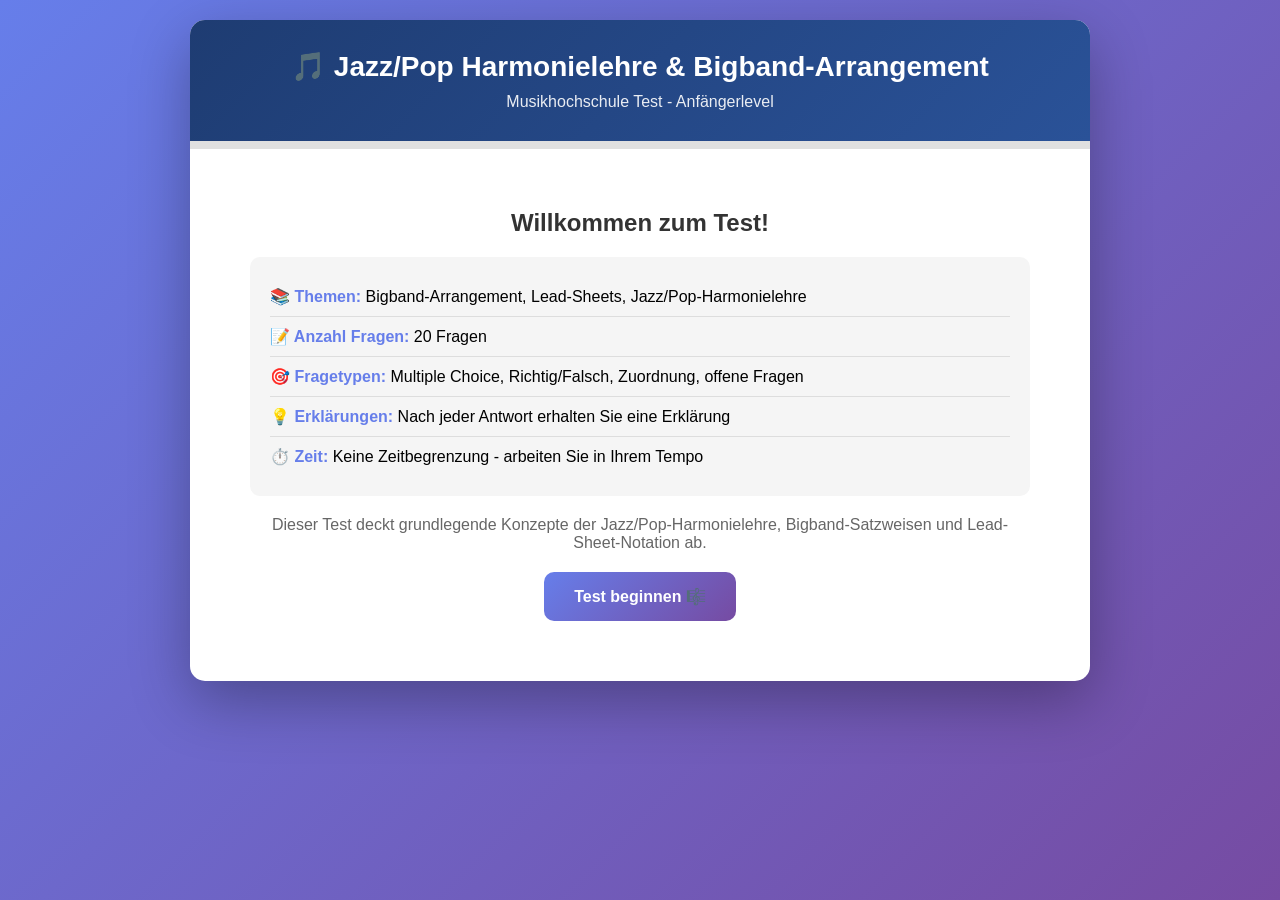
<file: index1.html>
<!DOCTYPE html>
<html lang="de">
<head>
    <meta charset="UTF-8">
    <meta name="viewport" content="width=device-width, initial-scale=1.0">
    <title>Jazz/Pop Harmonielehre & Bigband-Arrangement Test</title>
    <style>
        * {
            margin: 0;
            padding: 0;
            box-sizing: border-box;
        }

        body {
            font-family: 'Segoe UI', Tahoma, Geneva, Verdana, sans-serif;
            background: linear-gradient(135deg, #667eea 0%, #764ba2 100%);
            min-height: 100vh;
            padding: 20px;
        }

        .container {
            max-width: 900px;
            margin: 0 auto;
            background: white;
            border-radius: 15px;
            box-shadow: 0 20px 60px rgba(0,0,0,0.3);
            overflow: hidden;
        }

        .header {
            background: linear-gradient(135deg, #1e3c72 0%, #2a5298 100%);
            color: white;
            padding: 30px;
            text-align: center;
        }

        .header h1 {
            font-size: 28px;
            margin-bottom: 10px;
        }

        .header p {
            font-size: 16px;
            opacity: 0.9;
        }

        .progress-bar {
            height: 8px;
            background: #e0e0e0;
            position: relative;
        }

        .progress-fill {
            height: 100%;
            background: linear-gradient(90deg, #667eea 0%, #764ba2 100%);
            transition: width 0.3s ease;
            width: 0%;
        }

        .content {
            padding: 40px;
        }

        .start-screen, .question-screen, .result-screen {
            display: none;
        }

        .start-screen.active, .question-screen.active, .result-screen.active {
            display: block;
        }

        .start-info {
            text-align: center;
            padding: 20px;
        }

        .start-info h2 {
            color: #333;
            margin-bottom: 20px;
        }

        .info-box {
            background: #f5f5f5;
            padding: 20px;
            border-radius: 10px;
            margin: 20px 0;
            text-align: left;
        }

        .info-box ul {
            list-style: none;
            padding-left: 0;
        }

        .info-box li {
            padding: 10px 0;
            border-bottom: 1px solid #ddd;
        }

        .info-box li:last-child {
            border-bottom: none;
        }

        .info-box strong {
            color: #667eea;
        }

        .question-header {
            margin-bottom: 30px;
        }

        .question-number {
            color: #667eea;
            font-size: 14px;
            font-weight: bold;
            margin-bottom: 10px;
        }

        .question-text {
            font-size: 20px;
            color: #333;
            margin-bottom: 25px;
            line-height: 1.6;
        }

        .answers {
            margin-bottom: 30px;
        }

        .answer-option {
            background: #f8f9fa;
            border: 2px solid #e0e0e0;
            border-radius: 10px;
            padding: 15px 20px;
            margin-bottom: 15px;
            cursor: pointer;
            transition: all 0.3s ease;
            display: flex;
            align-items: center;
        }

        .answer-option:hover {
            background: #e3f2fd;
            border-color: #667eea;
            transform: translateX(5px);
        }

        .answer-option.selected {
            background: #667eea;
            color: white;
            border-color: #667eea;
        }

        .answer-option.correct {
            background: #4caf50;
            color: white;
            border-color: #4caf50;
        }

        .answer-option.incorrect {
            background: #f44336;
            color: white;
            border-color: #f44336;
        }

        .answer-option.disabled {
            cursor: not-allowed;
            opacity: 0.7;
        }

        .answer-label {
            display: inline-block;
            width: 30px;
            height: 30px;
            border-radius: 50%;
            background: white;
            color: #667eea;
            text-align: center;
            line-height: 30px;
            font-weight: bold;
            margin-right: 15px;
            flex-shrink: 0;
        }

        .answer-option.selected .answer-label {
            background: white;
            color: #667eea;
        }

        .answer-option.correct .answer-label {
            background: white;
            color: #4caf50;
        }

        .answer-option.incorrect .answer-label {
            background: white;
            color: #f44336;
        }

        .explanation {
            background: #fff3cd;
            border-left: 4px solid #ffc107;
            padding: 15px 20px;
            margin: 20px 0;
            border-radius: 5px;
            display: none;
        }

        .explanation.show {
            display: block;
            animation: slideDown 0.3s ease;
        }

        .explanation h4 {
            color: #856404;
            margin-bottom: 10px;
        }

        .explanation p {
            color: #856404;
            line-height: 1.6;
        }

        @keyframes slideDown {
            from {
                opacity: 0;
                transform: translateY(-10px);
            }
            to {
                opacity: 1;
                transform: translateY(0);
            }
        }

        .text-input {
            width: 100%;
            padding: 15px;
            border: 2px solid #e0e0e0;
            border-radius: 10px;
            font-size: 16px;
            font-family: inherit;
            transition: border-color 0.3s ease;
        }

        .text-input:focus {
            outline: none;
            border-color: #667eea;
        }

        .matching-container {
            display: grid;
            grid-template-columns: 1fr 1fr;
            gap: 20px;
        }

        .matching-item {
            background: #f8f9fa;
            border: 2px solid #e0e0e0;
            border-radius: 10px;
            padding: 15px;
        }

        .matching-select {
            width: 100%;
            padding: 10px;
            border: 2px solid #e0e0e0;
            border-radius: 5px;
            margin-top: 10px;
            font-size: 14px;
        }

        .button-group {
            display: flex;
            gap: 15px;
            margin-top: 30px;
        }

        .btn {
            flex: 1;
            padding: 15px 30px;
            border: none;
            border-radius: 10px;
            font-size: 16px;
            font-weight: bold;
            cursor: pointer;
            transition: all 0.3s ease;
        }

        .btn-primary {
            background: linear-gradient(135deg, #667eea 0%, #764ba2 100%);
            color: white;
        }

        .btn-primary:hover {
            transform: translateY(-2px);
            box-shadow: 0 10px 20px rgba(102, 126, 234, 0.3);
        }

        .btn-secondary {
            background: #6c757d;
            color: white;
        }

        .btn-secondary:hover {
            background: #5a6268;
        }

        .btn:disabled {
            opacity: 0.5;
            cursor: not-allowed;
        }

        .result-summary {
            text-align: center;
            padding: 20px;
        }

        .score-circle {
            width: 200px;
            height: 200px;
            border-radius: 50%;
            margin: 30px auto;
            display: flex;
            align-items: center;
            justify-content: center;
            font-size: 48px;
            font-weight: bold;
            color: white;
            position: relative;
        }

        .score-circle.excellent {
            background: linear-gradient(135deg, #4caf50 0%, #8bc34a 100%);
        }

        .score-circle.good {
            background: linear-gradient(135deg, #2196f3 0%, #03a9f4 100%);
        }

        .score-circle.average {
            background: linear-gradient(135deg, #ff9800 0%, #ffc107 100%);
        }

        .score-circle.poor {
            background: linear-gradient(135deg, #f44336 0%, #e91e63 100%);
        }

        .result-message {
            font-size: 24px;
            color: #333;
            margin: 20px 0;
        }

        .result-details {
            background: #f5f5f5;
            padding: 20px;
            border-radius: 10px;
            margin: 20px 0;
            text-align: left;
        }

        .result-item {
            display: flex;
            justify-content: space-between;
            padding: 10px 0;
            border-bottom: 1px solid #ddd;
        }

        .result-item:last-child {
            border-bottom: none;
        }

        @media (max-width: 768px) {
            .content {
                padding: 20px;
            }

            .matching-container {
                grid-template-columns: 1fr;
            }

            .button-group {
                flex-direction: column;
            }
        }
    </style>
</head>
<body>
    <div class="container">
        <div class="header">
            <h1>🎵 Jazz/Pop Harmonielehre & Bigband-Arrangement</h1>
            <p>Musikhochschule Test - Anfängerlevel</p>
        </div>
        
        <div class="progress-bar">
            <div class="progress-fill" id="progressBar"></div>
        </div>

        <div class="content">
            <!-- Start Screen -->
            <div class="start-screen active" id="startScreen">
                <div class="start-info">
                    <h2>Willkommen zum Test!</h2>
                    <div class="info-box">
                        <ul>
                            <li><strong>📚 Themen:</strong> Bigband-Arrangement, Lead-Sheets, Jazz/Pop-Harmonielehre</li>
                            <li><strong>📝 Anzahl Fragen:</strong> 20 Fragen</li>
                            <li><strong>🎯 Fragetypen:</strong> Multiple Choice, Richtig/Falsch, Zuordnung, offene Fragen</li>
                            <li><strong>💡 Erklärungen:</strong> Nach jeder Antwort erhalten Sie eine Erklärung</li>
                            <li><strong>⏱️ Zeit:</strong> Keine Zeitbegrenzung - arbeiten Sie in Ihrem Tempo</li>
                        </ul>
                    </div>
                    <p style="color: #666; margin: 20px 0;">
                        Dieser Test deckt grundlegende Konzepte der Jazz/Pop-Harmonielehre, 
                        Bigband-Satzweisen und Lead-Sheet-Notation ab.
                    </p>
                    <button class="btn btn-primary" onclick="startTest()">Test beginnen 🎼</button>
                </div>
            </div>

            <!-- Question Screen -->
            <div class="question-screen" id="questionScreen">
                <div class="question-header">
                    <div class="question-number" id="questionNumber">Frage 1 von 20</div>
                    <div class="question-text" id="questionText"></div>
                </div>

                <div class="answers" id="answersContainer"></div>

                <div class="explanation" id="explanation">
                    <h4>💡 Erklärung:</h4>
                    <p id="explanationText"></p>
                </div>

                <div class="button-group">
                    <button class="btn btn-secondary" onclick="previousQuestion()" id="prevBtn" disabled>← Zurück</button>
                    <button class="btn btn-primary" onclick="checkAnswer()" id="checkBtn">Antwort prüfen</button>
                    <button class="btn btn-primary" onclick="nextQuestion()" id="nextBtn" style="display:none;">Weiter →</button>
                </div>
            </div>

            <!-- Result Screen -->
            <div class="result-screen" id="resultScreen">
                <div class="result-summary">
                    <h2>Test abgeschlossen! 🎉</h2>
                    <div class="score-circle" id="scoreCircle">
                        <span id="scorePercentage">0%</span>
                    </div>
                    <div class="result-message" id="resultMessage"></div>
                    
                    <div class="result-details">
                        <div class="result-item">
                            <span><strong>Richtige Antworten:</strong></span>
                            <span id="correctCount">0</span>
                        </div>
                        <div class="result-item">
                            <span><strong>Falsche Antworten:</strong></span>
                            <span id="incorrectCount">0</span>
                        </div>
                        <div class="result-item">
                            <span><strong>Gesamtpunktzahl:</strong></span>
                            <span id="totalScore">0/20</span>
                        </div>
                        <div class="result-item">
                            <span><strong>Prozentsatz:</strong></span>
                            <span id="percentageScore">0%</span>
                        </div>
                    </div>

                    <button class="btn btn-primary" onclick="restartTest()">Test wiederholen 🔄</button>
                </div>
            </div>
        </div>
    </div>

    <script>
        const questions = [
            {
                type: 'multiple-choice',
                question: 'Was ist die typische Besetzung einer traditionellen Bigband?',
                options: [
                    '5 Saxophone, 4 Trompeten, 4 Posaunen, Rhythmusgruppe',
                    '3 Saxophone, 3 Trompeten, 2 Posaunen, Rhythmusgruppe',
                    '4 Saxophone, 3 Trompeten, 3 Posaunen, Rhythmusgruppe',
                    '6 Saxophone, 5 Trompeten, 5 Posaunen, Rhythmusgruppe'
                ],
                correct: 0,
                explanation: 'Die klassische Bigband-Besetzung umfasst 5 Saxophone (2 Alt, 2 Tenor, 1 Bariton), 4 Trompeten, 4 Posaunen und eine Rhythmusgruppe (Piano, Bass, Schlagzeug, evtl. Gitarre). Dies ist die Standard-Besetzung seit der Swing-Ära.'
            },
            {
                type: 'true-false',
                question: 'Ein Lead-Sheet enthält typischerweise nur Melodie, Akkord-Symbole und Text, aber keine ausgeschriebenen Begleitstimmen.',
                options: ['Richtig', 'Falsch'],
                correct: 0,
                explanation: 'Richtig! Ein Lead-Sheet ist eine vereinfachte Notation, die nur die wesentlichen Informationen enthält: Melodie, Akkordsymbole (Chord Symbols) und ggf. Text. Die Begleitung wird von den Musikern improvisiert bzw. interpretiert.'
            },
            {
                type: 'multiple-choice',
                question: 'Welche Akkordbezeichnung steht für einen Dur-Septakkord?',
                options: [
                    'Cmaj7 oder CΔ7',
                    'C7',
                    'Cm7',
                    'Cdim7'
                ],
                correct: 0,
                explanation: 'Cmaj7 oder CΔ7 bezeichnet einen Dur-Septakkord (C-E-G-H). C7 wäre ein Dominant-Septakkord (mit kleiner Septime), Cm7 ein Moll-Septakkord und Cdim7 ein verminderter Septakkord.'
            },
            {
                type: 'multiple-choice',
                question: 'Was bedeutet "Soli" in einem Bigband-Arrangement?',
                options: [
                    'Ein improvisiertes Solo eines einzelnen Musikers',
                    'Ein ausgeschriebener Abschnitt, den eine ganze Sektion unisono spielt',
                    'Ein geschriebener harmonisierter Abschnitt für eine Instrumentengruppe',
                    'Ein sehr leiser Abschnitt'
                ],
                correct: 2,
                explanation: 'Ein "Soli" (Plural von Solo) ist ein ausgeschriebener, meist harmonisierter Abschnitt für eine komplette Instrumentengruppe (z.B. Saxophon-Soli). Im Gegensatz zum improvisierten Solo ist dies notiert und wird von mehreren Musikern gemeinsam gespielt.'
            },
            {
                type: 'true-false',
                question: 'Die II-V-I Kadenz ist eine der wichtigsten harmonischen Progressionen im Jazz.',
                options: ['Richtig', 'Falsch'],
                correct: 0,
                explanation: 'Absolut richtig! Die II-V-I Kadenz (z.B. Dm7 - G7 - Cmaj7 in C-Dur) ist die fundamentalste Akkordfolge im Jazz. Sie erscheint in unzähligen Standards und bildet die Basis für viele Improvisationen.'
            },
            {
                type: 'multiple-choice',
                question: 'Welche Instrumentengruppe übernimmt in einer Bigband typischerweise die Melodie in den Tutti-Passagen?',
                options: [
                    'Die Posaunen',
                    'Die Trompeten',
                    'Die Saxophone',
                    'Die Rhythmusgruppe'
                ],
                correct: 1,
                explanation: 'Die Trompeten spielen typischerweise die Melodie in Tutti-Passagen aufgrund ihrer durchsetzungsfähigen, hellen Klangfarbe. Saxophone übernehmen oft harmonische Füllstimmen oder Gegenmelodien, während Posaunen die tiefen Harmonien und Basslinien unterstützen.'
            },
            {
                type: 'multiple-choice',
                question: 'Was ist ein "Turnaround" in der Jazz-Harmonielehre?',
                options: [
                    'Eine schnelle Tempoänderung',
                    'Eine kurze Akkordfolge am Ende eines Formteils, die zur Wiederholung führt',
                    'Ein rhythmisches Pattern',
                    'Eine Spieltechnik für Bläser'
                ],
                correct: 1,
                explanation: 'Ein Turnaround ist eine kurze harmonische Phrase (meist 2-4 Takte), die am Ende eines Abschnitts steht und musikalisch zur Wiederholung oder zum nächsten Chorus überleitet. Klassisch: I-VI-II-V (z.B. C-Am7-Dm7-G7).'
            },
            {
                type: 'true-false',
                question: 'In einem Lead-Sheet werden Dynamik und Artikulation detailliert notiert.',
                options: ['Richtig', 'Falsch'],
                correct: 1,
                explanation: 'Falsch! Lead-Sheets sind bewusst minimalistisch gehalten und enthalten in der Regel keine oder nur wenige Angaben zu Dynamik und Artikulation. Diese Interpretationsdetails werden von den Musikern selbst gestaltet.'
            },
            {
                type: 'multiple-choice',
                question: 'Welche Akkorderweiterung kennzeichnet einen Dominant-Sept-Akkord mit alterierter None?',
                options: [
                    'G7(♭9) oder G7(#9)',
                    'G7(♭5)',
                    'Gmaj7(9)',
                    'G7sus4'
                ],
                correct: 0,
                explanation: 'Alterierte Nonen werden als ♭9 (kleine None) oder #9 (übermäßige None) notiert, z.B. G7(♭9) oder G7(#9). Diese Tensions erzeugen einen charakteristisch "scharfen" Klang und werden häufig in der Auflösung zu Moll-Akkorden verwendet.'
            },
            {
                type: 'multiple-choice',
                question: 'Was bedeutet "Drop 2" Voicing in der Bigband-Arrangiertechnik?',
                options: [
                    'Das Weglassen des zweiten Tons',
                    'Das Herabsetzen der zweithöchsten Stimme um eine Oktave',
                    'Das Spielen nur von zwei Stimmen',
                    'Eine dynamische Anweisung'
                ],
                correct: 1,
                explanation: 'Bei "Drop 2" Voicing wird die zweithöchste Stimme eines geschlossenen Akkords (Close Voicing) um eine Oktave nach unten versetzt. Dies erweitert den Stimmumfang und erzeugt einen offeneren, volleren Klang - eine Standardtechnik im Bigband-Arrangement.'
            },
            {
                type: 'true-false',
                question: 'Die Blue Notes (♭3, ♭5, ♭7) sind charakteristische Tonhöhen in der Blues- und Jazz-Skala.',
                options: ['Richtig', 'Falsch'],
                correct: 0,
                explanation: 'Richtig! Blue Notes sind die erniedrigte Terz (♭3), verminderte Quinte (♭5) und kleine Septime (♭7). Sie geben Blues und Jazz ihren charakteristischen, "schmutzigen" Sound und stammen aus der afroamerikanischen Musiktradition.'
            },
            {
                type: 'multiple-choice',
                question: 'Welche Funktion hat die "Rhythmusgruppe" in einer Bigband?',
                options: [
                    'Nur die rhythmische Begleitung',
                    'Harmonische und rhythmische Grundlage sowie Unterstützung der Soli',
                    'Melodieführung in allen Stücken',
                    'Ausschließlich Solofunktion'
                ],
                correct: 1,
                explanation: 'Die Rhythmusgruppe (Piano, Bass, Schlagzeug, evtl. Gitarre) bildet das harmonische und rhythmische Fundament der Bigband. Sie begleitet sowohl Tutti-Passagen als auch Soli, gibt den harmonischen Rahmen vor und sorgt für den "Groove".'
            },
            {
                type: 'multiple-choice',
                question: 'Was ist ein "Shout Chorus" in einem Bigband-Arrangement?',
                options: [
                    'Ein gesungener Refrain',
                    'Ein sehr leiser Abschnitt',
                    'Ein kraftvoller, klimaktischer Tutti-Abschnitt gegen Ende eines Stücks',
                    'Ein Schlagzeug-Solo'
                ],
                correct: 2,
                explanation: 'Ein "Shout Chorus" ist ein energiegeladener, oft finaler Tutti-Abschnitt, in dem die ganze Band zusammen spielt. Er ist typischerweise laut, rhythmisch intensiv und bildet den Höhepunkt eines Arrangements. Der Begriff kommt von der "rufenden" Qualität der Bläser.'
            },
            {
                type: 'true-false',
                question: 'Akkordsymbole wie "C/E" bedeuten einen C-Dur Akkord mit E im Bass.',
                options: ['Richtig', 'Falsch'],
                correct: 0,
                explanation: 'Richtig! Die Notation "C/E" (gesprochen: "C über E" oder "C slash E") bezeichnet einen C-Dur Akkord mit E als Basston - also eine erste Umkehrung. Dies ist eine gängige Notation in Lead-Sheets für Bassumkehrungen.'
            },
            {
                type: 'multiple-choice',
                question: 'Welche Skala wird typischerweise über einen Moll7-Akkord in der II. Stufe (Dm7 in C-Dur) verwendet?',
                options: [
                    'D-Melodisch Moll',
                    'D-Dorisch',
                    'D-Harmonisch Moll',
                    'D-Natürlich Moll (Äolisch)'
                ],
                correct: 1,
                explanation: 'Über einen II-Stufen Moll7-Akkord (Dm7 in C-Dur) wird typischerweise die dorische Skala verwendet (D-E-F-G-A-H-C-D). Die dorische Skala hat eine große Sexte (H), was den charakteristischen Jazz-Moll-Sound erzeugt und gut zur V-I Auflösung führt.'
            },
            {
                type: 'multiple-choice',
                question: 'Was bedeutet "Plunger" als Spielanweisung für Blechbläser?',
                options: [
                    'Ein bestimmter Dämpfer (wie ein Saugglocken-Gummi)',
                    'Sehr laut spielen',
                    'Eine rhythmische Figur',
                    'Eine spezielle Atemtechnik'
                ],
                correct: 0,
                explanation: 'Ein "Plunger" ist ein Dämpfer aus Gummi (sieht aus wie ein Pümpel/Saugglocke), der vor den Schalltrichter gehalten wird. Durch Öffnen und Schließen entstehen die charakteristischen "Wah-Wah" Effekte, die typisch für Duke Ellington und traditionellen Jazz sind.'
            },
            {
                type: 'true-false',
                question: 'Ein Sus4-Akkord (z.B. C7sus4) ersetzt die Terz durch die Quarte.',
                options: ['Richtig', 'Falsch'],
                correct: 0,
                explanation: 'Richtig! Bei einem Sus4-Akkord (Suspended 4th) wird die Terz durch die Quarte ersetzt. C7sus4 besteht aus C-F-G-B♭ (statt C-E-G-B♭). Der sus4-Klang erzeugt Spannung, die sich oft zur normalen Terz auflöst.'
            },
            {
                type: 'multiple-choice',
                question: 'Welche Notation zeigt in einem Lead-Sheet an, dass ein Akkord über mehrere Takte gehalten werden soll?',
                options: [
                    'Wiederholungszeichen',
                    'Schrägstriche (/) in den folgenden Takten oder einfach keine neuen Akkordsymbole',
                    'Fermate',
                    'Bindebogen'
                ],
                correct: 1,
                explanation: 'In Lead-Sheets zeigen entweder Schrägstriche (/) oder das Fehlen neuer Akkordsymbole an, dass der vorherige Akkord weiterhin gilt. Ein Schrägstrich steht oft für einen ganzen Taktschlag mit dem aktuellen Akkord.'
            },
            {
                type: 'multiple-choice',
                question: 'Was ist "Comping" in der Jazz-Terminologie?',
                options: [
                    'Das Komponieren von Stücken',
                    'Die rhythmisch-harmonische Begleitung, besonders durch Piano oder Gitarre',
                    'Das Zusammenstellen einer Band',
                    'Eine Kompressionstechnik in der Tontechnik'
                ],
                correct: 1,
                explanation: '"Comping" (kurz für "accompanying") bezeichnet die rhythmisch-harmonische Begleitfiguren, die Piano oder Gitarre während Melodie oder Soli spielen. Es beinhaltet das kreative Platzieren von Akkorden im rhythmischen Groove - eine Kunst für sich!'
            },
            {
                type: 'multiple-choice',
                question: 'In welcher Reihenfolge werden typischerweise die Saxophone in einem Bigband-Satz notiert (von oben nach unten)?',
                options: [
                    'Altsax 1, Altsax 2, Tenorsax 1, Tenorsax 2, Baritonsax',
                    'Tenorsax 1, Tenorsax 2, Altsax 1, Altsax 2, Baritonsax',
                    'Baritonsax, Tenorsax 1, Tenorsax 2, Altsax 1, Altsax 2',
                    'Altsax 1, Tenorsax 1, Altsax 2, Tenorsax 2, Baritonsax'
                ],
                correct: 0,
                explanation: 'Die Standard-Reihenfolge in Bigband-Partituren ist: Altsax 1, Altsax 2, Tenorsax 1, Tenorsax 2, Baritonsax (von oben nach unten, hohe zu tiefen Instrumenten). Diese Anordnung folgt der Tonhöhe und ermöglicht übersichtliches Lesen und Arrangieren.'
            }
        ];

        let currentQuestion = 0;
        let score = 0;
        let userAnswers = [];
        let answerChecked = false;

        function startTest() {
            document.getElementById('startScreen').classList.remove('active');
            document.getElementById('questionScreen').classList.add('active');
            loadQuestion();
        }

        function loadQuestion() {
            const q = questions[currentQuestion];
            document.getElementById('questionNumber').textContent = `Frage ${currentQuestion + 1} von ${questions.length}`;
            document.getElementById('questionText').textContent = q.question;
            
            const answersContainer = document.getElementById('answersContainer');
            answersContainer.innerHTML = '';
            
            if (q.type === 'multiple-choice' || q.type === 'true-false') {
                q.options.forEach((option, index) => {
                    const answerDiv = document.createElement('div');
                    answerDiv.className = 'answer-option';
                    answerDiv.onclick = () => selectAnswer(index);
                    answerDiv.innerHTML = `
                        <span class="answer-label">${String.fromCharCode(65 + index)}</span>
                        <span>${option}</span>
                    `;
                    answersContainer.appendChild(answerDiv);
                });
            }
            
            document.getElementById('explanation').classList.remove('show');
            document.getElementById('checkBtn').style.display = 'block';
            document.getElementById('nextBtn').style.display = 'none';
            document.getElementById('prevBtn').disabled = currentQuestion === 0;
            
            answerChecked = false;
            
            updateProgressBar();
        }

        function selectAnswer(index) {
            if (answerChecked) return;
            
            const options = document.querySelectorAll('.answer-option');
            options.forEach(opt => opt.classList.remove('selected'));
            options[index].classList.add('selected');
            userAnswers[currentQuestion] = index;
        }

        function checkAnswer() {
            if (userAnswers[currentQuestion] === undefined) {
                alert('Bitte wählen Sie eine Antwort aus!');
                return;
            }
            
            answerChecked = true;
            const q = questions[currentQuestion];
            const options = document.querySelectorAll('.answer-option');
            
            options.forEach((opt, index) => {
                opt.classList.add('disabled');
                if (index === q.correct) {
                    opt.classList.add('correct');
                }
                if (index === userAnswers[currentQuestion] && index !== q.correct) {
                    opt.classList.add('incorrect');
                }
            });
            
            if (userAnswers[currentQuestion] === q.correct) {
                score++;
            }
            
            document.getElementById('explanationText').textContent = q.explanation;
            document.getElementById('explanation').classList.add('show');
            document.getElementById('checkBtn').style.display = 'none';
            document.getElementById('nextBtn').style.display = 'block';
        }

        function nextQuestion() {
            currentQuestion++;
            if (currentQuestion < questions.length) {
                loadQuestion();
            } else {
                showResults();
            }
        }

        function previousQuestion() {
            if (currentQuestion > 0) {
                currentQuestion--;
                loadQuestion();
                
                // Restore previous answer
                if (userAnswers[currentQuestion] !== undefined) {
                    const options = document.querySelectorAll('.answer-option');
                    options[userAnswers[currentQuestion]].classList.add('selected');
                }
            }
        }

        function updateProgressBar() {
            const progress = ((currentQuestion + 1) / questions.length) * 100;
            document.getElementById('progressBar').style.width = progress + '%';
        }

        function showResults() {
            document.getElementById('questionScreen').classList.remove('active');
            document.getElementById('resultScreen').classList.add('active');
            
            const percentage = Math.round((score / questions.length) * 100);
            const scoreCircle = document.getElementById('scoreCircle');
            
            document.getElementById('scorePercentage').textContent = percentage + '%';
            document.getElementById('correctCount').textContent = score;
            document.getElementById('incorrectCount').textContent = questions.length - score;
            document.getElementById('totalScore').textContent = `${score}/${questions.length}`;
            document.getElementById('percentageScore').textContent = percentage + '%';
            
            let message = '';
            let circleClass = '';
            
            if (percentage >= 90) {
                message = '🎉 Hervorragend! Sie haben ein ausgezeichnetes Verständnis!';
                circleClass = 'excellent';
            } else if (percentage >= 75) {
                message = '👏 Sehr gut! Sie beherrschen die Grundlagen solide!';
                circleClass = 'good';
            } else if (percentage >= 60) {
                message = '👍 Gut gemacht! Mit etwas Übung werden Sie noch besser!';
                circleClass = 'average';
            } else {
                message = '📚 Weiter üben! Wiederholen Sie die Grundlagen.';
                circleClass = 'poor';
            }
            
            document.getElementById('resultMessage').textContent = message;
            scoreCircle.className = 'score-circle ' + circleClass;
            
            updateProgressBar();
        }

        function restartTest() {
            currentQuestion = 0;
            score = 0;
            userAnswers = [];
            answerChecked = false;
            
            document.getElementById('resultScreen').classList.remove('active');
            document.getElementById('startScreen').classList.add('active');
            document.getElementById('progressBar').style.width = '0%';
        }
    </script>
</body>
</html>
</file>
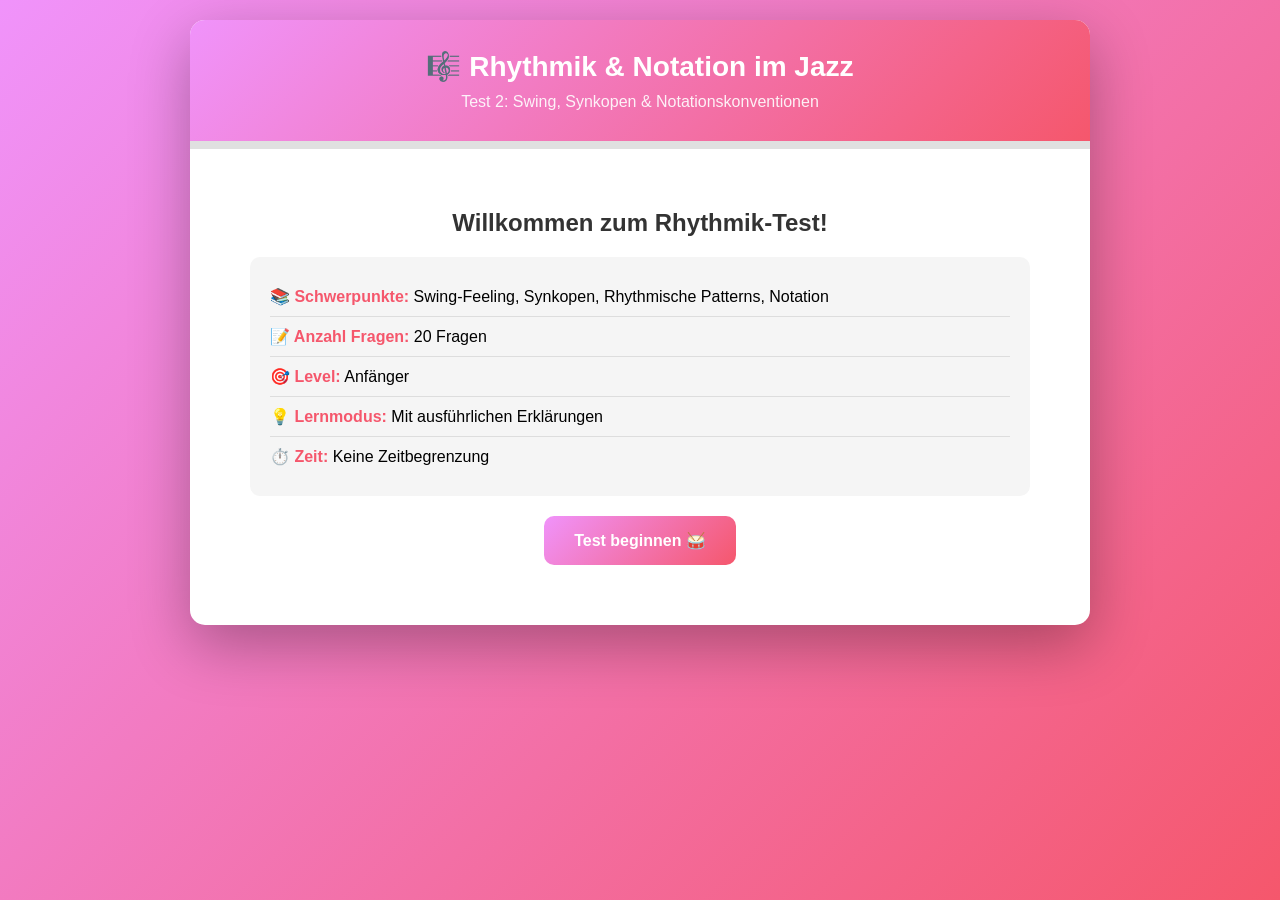
<file: index2.html>
<!DOCTYPE html>
<html lang="de">
<head>
    <meta charset="UTF-8">
    <meta name="viewport" content="width=device-width, initial-scale=1.0">
    <title>Rhythmik & Notation - Jazz/Pop Test</title>
    <style>
        * {
            margin: 0;
            padding: 0;
            box-sizing: border-box;
        }

        body {
            font-family: 'Segoe UI', Tahoma, Geneva, Verdana, sans-serif;
            background: linear-gradient(135deg, #f093fb 0%, #f5576c 100%);
            min-height: 100vh;
            padding: 20px;
        }

        .container {
            max-width: 900px;
            margin: 0 auto;
            background: white;
            border-radius: 15px;
            box-shadow: 0 20px 60px rgba(0,0,0,0.3);
            overflow: hidden;
        }

        .header {
            background: linear-gradient(135deg, #f093fb 0%, #f5576c 100%);
            color: white;
            padding: 30px;
            text-align: center;
        }

        .header h1 {
            font-size: 28px;
            margin-bottom: 10px;
        }

        .header p {
            font-size: 16px;
            opacity: 0.9;
        }

        .progress-bar {
            height: 8px;
            background: #e0e0e0;
            position: relative;
        }

        .progress-fill {
            height: 100%;
            background: linear-gradient(90deg, #f093fb 0%, #f5576c 100%);
            transition: width 0.3s ease;
            width: 0%;
        }

        .content {
            padding: 40px;
        }

        .start-screen, .question-screen, .result-screen {
            display: none;
        }

        .start-screen.active, .question-screen.active, .result-screen.active {
            display: block;
        }

        .start-info {
            text-align: center;
            padding: 20px;
        }

        .start-info h2 {
            color: #333;
            margin-bottom: 20px;
        }

        .info-box {
            background: #f5f5f5;
            padding: 20px;
            border-radius: 10px;
            margin: 20px 0;
            text-align: left;
        }

        .info-box ul {
            list-style: none;
            padding-left: 0;
        }

        .info-box li {
            padding: 10px 0;
            border-bottom: 1px solid #ddd;
        }

        .info-box li:last-child {
            border-bottom: none;
        }

        .info-box strong {
            color: #f5576c;
        }

        .question-header {
            margin-bottom: 30px;
        }

        .question-number {
            color: #f5576c;
            font-size: 14px;
            font-weight: bold;
            margin-bottom: 10px;
        }

        .question-text {
            font-size: 20px;
            color: #333;
            margin-bottom: 25px;
            line-height: 1.6;
        }

        .answers {
            margin-bottom: 30px;
        }

        .answer-option {
            background: #f8f9fa;
            border: 2px solid #e0e0e0;
            border-radius: 10px;
            padding: 15px 20px;
            margin-bottom: 15px;
            cursor: pointer;
            transition: all 0.3s ease;
            display: flex;
            align-items: center;
        }

        .answer-option:hover {
            background: #ffe0e8;
            border-color: #f5576c;
            transform: translateX(5px);
        }

        .answer-option.selected {
            background: #f5576c;
            color: white;
            border-color: #f5576c;
        }

        .answer-option.correct {
            background: #4caf50;
            color: white;
            border-color: #4caf50;
        }

        .answer-option.incorrect {
            background: #f44336;
            color: white;
            border-color: #f44336;
        }

        .answer-option.disabled {
            cursor: not-allowed;
            opacity: 0.7;
        }

        .answer-label {
            display: inline-block;
            width: 30px;
            height: 30px;
            border-radius: 50%;
            background: white;
            color: #f5576c;
            text-align: center;
            line-height: 30px;
            font-weight: bold;
            margin-right: 15px;
            flex-shrink: 0;
        }

        .answer-option.selected .answer-label {
            background: white;
            color: #f5576c;
        }

        .answer-option.correct .answer-label {
            background: white;
            color: #4caf50;
        }

        .answer-option.incorrect .answer-label {
            background: white;
            color: #f44336;
        }

        .explanation {
            background: #fff3cd;
            border-left: 4px solid #ffc107;
            padding: 15px 20px;
            margin: 20px 0;
            border-radius: 5px;
            display: none;
        }

        .explanation.show {
            display: block;
            animation: slideDown 0.3s ease;
        }

        .explanation h4 {
            color: #856404;
            margin-bottom: 10px;
        }

        .explanation p {
            color: #856404;
            line-height: 1.6;
        }

        @keyframes slideDown {
            from {
                opacity: 0;
                transform: translateY(-10px);
            }
            to {
                opacity: 1;
                transform: translateY(0);
            }
        }

        .button-group {
            display: flex;
            gap: 15px;
            margin-top: 30px;
        }

        .btn {
            flex: 1;
            padding: 15px 30px;
            border: none;
            border-radius: 10px;
            font-size: 16px;
            font-weight: bold;
            cursor: pointer;
            transition: all 0.3s ease;
        }

        .btn-primary {
            background: linear-gradient(135deg, #f093fb 0%, #f5576c 100%);
            color: white;
        }

        .btn-primary:hover {
            transform: translateY(-2px);
            box-shadow: 0 10px 20px rgba(245, 87, 108, 0.3);
        }

        .btn-secondary {
            background: #6c757d;
            color: white;
        }

        .btn-secondary:hover {
            background: #5a6268;
        }

        .btn:disabled {
            opacity: 0.5;
            cursor: not-allowed;
        }

        .result-summary {
            text-align: center;
            padding: 20px;
        }

        .score-circle {
            width: 200px;
            height: 200px;
            border-radius: 50%;
            margin: 30px auto;
            display: flex;
            align-items: center;
            justify-content: center;
            font-size: 48px;
            font-weight: bold;
            color: white;
            position: relative;
        }

        .score-circle.excellent {
            background: linear-gradient(135deg, #4caf50 0%, #8bc34a 100%);
        }

        .score-circle.good {
            background: linear-gradient(135deg, #2196f3 0%, #03a9f4 100%);
        }

        .score-circle.average {
            background: linear-gradient(135deg, #ff9800 0%, #ffc107 100%);
        }

        .score-circle.poor {
            background: linear-gradient(135deg, #f44336 0%, #e91e63 100%);
        }

        .result-message {
            font-size: 24px;
            color: #333;
            margin: 20px 0;
        }

        .result-details {
            background: #f5f5f5;
            padding: 20px;
            border-radius: 10px;
            margin: 20px 0;
            text-align: left;
        }

        .result-item {
            display: flex;
            justify-content: space-between;
            padding: 10px 0;
            border-bottom: 1px solid #ddd;
        }

        .result-item:last-child {
            border-bottom: none;
        }

        @media (max-width: 768px) {
            .content {
                padding: 20px;
            }

            .button-group {
                flex-direction: column;
            }
        }
    </style>
</head>
<body>
    <div class="container">
        <div class="header">
            <h1>🎼 Rhythmik & Notation im Jazz</h1>
            <p>Test 2: Swing, Synkopen & Notationskonventionen</p>
        </div>
        
        <div class="progress-bar">
            <div class="progress-fill" id="progressBar"></div>
        </div>

        <div class="content">
            <div class="start-screen active" id="startScreen">
                <div class="start-info">
                    <h2>Willkommen zum Rhythmik-Test!</h2>
                    <div class="info-box">
                        <ul>
                            <li><strong>📚 Schwerpunkte:</strong> Swing-Feeling, Synkopen, Rhythmische Patterns, Notation</li>
                            <li><strong>📝 Anzahl Fragen:</strong> 20 Fragen</li>
                            <li><strong>🎯 Level:</strong> Anfänger</li>
                            <li><strong>💡 Lernmodus:</strong> Mit ausführlichen Erklärungen</li>
                            <li><strong>⏱️ Zeit:</strong> Keine Zeitbegrenzung</li>
                        </ul>
                    </div>
                    <button class="btn btn-primary" onclick="startTest()">Test beginnen 🥁</button>
                </div>
            </div>

            <div class="question-screen" id="questionScreen">
                <div class="question-header">
                    <div class="question-number" id="questionNumber">Frage 1 von 20</div>
                    <div class="question-text" id="questionText"></div>
                </div>

                <div class="answers" id="answersContainer"></div>

                <div class="explanation" id="explanation">
                    <h4>💡 Erklärung:</h4>
                    <p id="explanationText"></p>
                </div>

                <div class="button-group">
                    <button class="btn btn-secondary" onclick="previousQuestion()" id="prevBtn" disabled>← Zurück</button>
                    <button class="btn btn-primary" onclick="checkAnswer()" id="checkBtn">Antwort prüfen</button>
                    <button class="btn btn-primary" onclick="nextQuestion()" id="nextBtn" style="display:none;">Weiter →</button>
                </div>
            </div>

            <div class="result-screen" id="resultScreen">
                <div class="result-summary">
                    <h2>Test abgeschlossen! 🎉</h2>
                    <div class="score-circle" id="scoreCircle">
                        <span id="scorePercentage">0%</span>
                    </div>
                    <div class="result-message" id="resultMessage"></div>
                    
                    <div class="result-details">
                        <div class="result-item">
                            <span><strong>Richtige Antworten:</strong></span>
                            <span id="correctCount">0</span>
                        </div>
                        <div class="result-item">
                            <span><strong>Falsche Antworten:</strong></span>
                            <span id="incorrectCount">0</span>
                        </div>
                        <div class="result-item">
                            <span><strong>Gesamtpunktzahl:</strong></span>
                            <span id="totalScore">0/20</span>
                        </div>
                        <div class="result-item">
                            <span><strong>Prozentsatz:</strong></span>
                            <span id="percentageScore">0%</span>
                        </div>
                    </div>

                    <button class="btn btn-primary" onclick="restartTest()">Test wiederholen 🔄</button>
                </div>
            </div>
        </div>
    </div>

    <script>
        const questions = [
            {
                type: 'multiple-choice',
                question: 'Was bedeutet "Swing" im Jazz-Kontext?',
                options: [
                    'Achtel werden ungleich gespielt: die erste länger, die zweite kürzer (Triolenfühlung)',
                    'Alle Noten werden exakt gleich lang gespielt',
                    'Eine bestimmte Tempoangabe',
                    'Eine Tanzform aus den 1920er Jahren'
                ],
                correct: 0,
                explanation: 'Swing bezeichnet die charakteristische Interpretation von Achtelnoten im Jazz: Die erste Achtel wird länger, die zweite kürzer gespielt (ähnlich einer Triolen-Phrasierung). Dies wird oft notiert als "♪=♪♪" und erzeugt das typische "Swing-Feeling".'
            },
            {
                type: 'true-false',
                question: 'In Jazz-Notation bedeuten normale Achtelnoten automatisch, dass sie "geswingt" gespielt werden sollen.',
                options: ['Richtig', 'Falsch'],
                correct: 0,
                explanation: 'Richtig! In Jazz-Charts werden Achtel normal notiert, aber die Spieler interpretieren sie automatisch als Swing-Achtel, sofern nicht explizit "straight eighths" (gerade Achtel) angegeben ist. Dies ist eine grundlegende Konvention der Jazz-Notation.'
            },
            {
                type: 'multiple-choice',
                question: 'Was ist eine Synkope?',
                options: [
                    'Eine Betonung auf normalerweise unbetonten Zählzeiten',
                    'Ein sehr schnelles Tempo',
                    'Eine Art von Dämpfer',
                    'Ein rhythmisches Pattern aus Afrika'
                ],
                correct: 0,
                explanation: 'Eine Synkope ist die Betonung oder Verlängerung einer normalerweise unbetonten Zählzeit. Dies erzeugt rhythmische Spannung und ist ein fundamentales Element in Jazz, Pop und lateinamerikanischer Musik. Beispiel: Betonung auf "und" statt auf dem Schlag.'
            },
            {
                type: 'multiple-choice',
                question: 'Welche Notation zeigt an, dass "straight" (gerade, nicht geswingt) gespielt werden soll?',
                options: [
                    'Die Anweisung "straight eighths" oder "♪=♪" über dem Stück',
                    'Normale Achtel-Notation',
                    'Punktierte Rhythmen',
                    'Es gibt keine spezielle Notation dafür'
                ],
                correct: 0,
                explanation: 'Die Anweisung "straight eighths" oder das Symbol "♪=♪" zeigt an, dass Achtelnoten gleichmäßig (nicht geswingt) gespielt werden sollen. Dies findet man z.B. in Latin, Funk oder Rock-Stilen, wo gleichmäßige Achtel gewünscht sind.'
            },
            {
                type: 'true-false',
                question: 'Im 4/4-Takt werden normalerweise die Zählzeiten 1 und 3 betont.',
                options: ['Richtig', 'Falsch'],
                correct: 1,
                explanation: 'Falsch - zumindest im Jazz! Während in klassischer Musik oft 1 und 3 betont werden, liegt im Jazz die Betonung typischerweise auf den Zählzeiten 2 und 4 (die "Backbeats"). Das Schlagzeug betont 2 und 4 auf der Hi-Hat oder Snare, was den Jazz-Groove ausmacht.'
            },
            {
                type: 'multiple-choice',
                question: 'Was bedeutet die Anweisung "2-feel" in einem Jazz-Chart?',
                options: [
                    'Der Bass spielt nur auf 1 und 3 (Walking-Bass wird halbiert)',
                    'Das Tempo wird verdoppelt',
                    'Nur zwei Instrumente spielen',
                    'Es werden nur zwei Takte wiederholt'
                ],
                correct: 0,
                explanation: '"2-feel" oder "in 2" bedeutet, dass der Bass nur auf den Zählzeiten 1 und 3 spielt (statt auf allen vier Vierteln beim Walking-Bass). Dies erzeugt ein leichteres, luftigeres Gefühl und wird oft in Balladen oder bestimmten Swing-Abschnitten verwendet.'
            },
            {
                type: 'multiple-choice',
                question: 'Welches rhythmische Pattern wird als "Charleston-Rhythmus" bezeichnet?',
                options: [
                    'Lang-kurz-lang-kurz Pattern',
                    'Achtel-Achtel-Viertel-Viertel',
                    'Triolen',
                    'Sechzehntel-Pattern'
                ],
                correct: 0,
                explanation: 'Der Charleston-Rhythmus ist ein lang-kurz Pattern (auch als "dotted rhythm" bekannt), typisch für die Swing-Ära. Er wird oft auf der Hi-Hat oder Ride-Becken gespielt: LANG-kurz-LANG-kurz. Dieser Rhythmus ist fundamental für den Swing-Stil.'
            },
            {
                type: 'true-false',
                question: 'Ein "Fill" ist eine rhythmische Verzierung, meist vom Schlagzeug, zwischen Phrasen oder am Ende von Abschnitten.',
                options: ['Richtig', 'Falsch'],
                correct: 0,
                explanation: 'Richtig! Ein "Fill" (deutsch: Füllung) ist eine kurze rhythmische Einlage, die Lücken zwischen Phrasen ausfüllt oder Übergänge markiert. Das Schlagzeug nutzt Fills besonders häufig, aber auch andere Instrumente können Fills spielen. Sie sorgen für Abwechslung und betonen Formteile.'
            },
            {
                type: 'multiple-choice',
                question: 'Was ist ein "Break" in der Jazz-Terminologie?',
                options: [
                    'Eine kurze Pause für die Band, während ein Solist alleine spielt',
                    'Eine Tempoänderung',
                    'Ein Fehler in der Performance',
                    'Das Ende eines Stücks'
                ],
                correct: 0,
                explanation: 'Ein "Break" ist ein kurzer Abschnitt (meist 1-2 Takte), in dem die Begleitband pausiert und nur der Solist (oder die Melodie) zu hören ist. Dies schafft dramatische Spannung und ist besonders am Ende von Phrasen oder vor wichtigen Abschnitten effektiv.'
            },
            {
                type: 'multiple-choice',
                question: 'Wie wird ein "Cue" (Einsatzzeichen) in Jazz-Charts oft notiert?',
                options: [
                    'Mit einer kleinen Note in Klammern oder einer gestrichelten Linie',
                    'Mit einem roten Kreis',
                    'Gar nicht, es wird nur mündlich kommuniziert',
                    'Mit einem Ausrufezeichen'
                ],
                correct: 0,
                explanation: 'Cues (Einsatzzeichen) werden oft als kleine Noten in Klammern oder mit gestrichelten Linien notiert. Sie zeigen wichtige melodische Hinweise aus anderen Stimmen, die einem Musiker helfen, seinen Einsatz zu finden - besonders nach längeren Pausen.'
            },
            {
                type: 'true-false',
                question: 'Triolen werden im Jazz grundsätzlich als drei gleichwertige Noten pro Schlag gespielt.',
                options: ['Richtig', 'Falsch'],
                correct: 0,
                explanation: 'Richtig! Triolen teilen einen Schlag in drei gleiche Teile. Im Jazz werden echte Triolen (mit der "3" markiert) auch tatsächlich gleichmäßig gespielt - im Gegensatz zu normalen Achteln, die geswingt werden. Triolen sind wichtig für bestimmte lateinamerikanische Rhythmen und melodische Verzierungen.'
            },
            {
                type: 'multiple-choice',
                question: 'Was bedeutet das Zeichen "%%" in Jazz-Charts?',
                options: [
                    'Wiederhole die letzten zwei Takte',
                    'Spiele zwei mal so schnell',
                    'Prozentangabe für Dynamik',
                    'Ein spezieller Akkord'
                ],
                correct: 0,
                explanation: 'Das Symbol "%%" (oder auch "%" für einen Takt) ist ein Wiederholungszeichen und bedeutet: "Wiederhole den/die vorherigen Takt(e)". Dies spart Platz in Charts und macht sie übersichtlicher, besonders bei sich wiederholenden Patterns.'
            },
            {
                type: 'multiple-choice',
                question: 'Was ist "Stop Time" in der Jazz-Rhythmik?',
                options: [
                    'Die Band spielt nur kurze, punktierte Akzente, während der Solist durchgehend spielt',
                    'Die Musik stoppt komplett',
                    'Ein sehr langsames Tempo',
                    'Der Zeitpunkt, an dem das Stück endet'
                ],
                correct: 0,
                explanation: 'Bei "Stop Time" spielt die Band nur kurze, rhythmisch präzise Akzente (oft auf 1 und 3 oder nur auf 1), während der Solist über diese spärliche Begleitung improvisiert. Dies erzeugt große Spannung und Raum für den Solisten - berühmt aus Louis Armstrongs "Potato Head Blues".'
            },
            {
                type: 'true-false',
                question: 'Im Jazz werden Viertel-Noten auf dem Ride-Becken oft mit einer leichten "Schwankung" (nicht völlig gleichmäßig) gespielt.',
                options: ['Richtig', 'Falsch'],
                correct: 0,
                explanation: 'Richtig! Der "Ride-Cymbal Pattern" im Jazz hat eine subtile Ungleichmäßigkeit - die Viertel sind nicht mechanisch gleichmäßig, sondern haben ein organisches "Atmen". Diese Mikro-Timing-Variationen sind Teil des Jazz-Feelings und unterscheiden gute von großartigen Drummern.'
            },
            {
                type: 'multiple-choice',
                question: 'Was bedeutet "Double Time Feel"?',
                options: [
                    'Die rhythmische Dichte verdoppelt sich, aber das Grund-Tempo bleibt gleich',
                    'Das Tempo wird genau verdoppelt',
                    'Zwei Schlagzeuger spielen gleichzeitig',
                    'Der Takt wechselt auf 2/4'
                ],
                correct: 0,
                explanation: '"Double Time Feel" bedeutet, dass die rhythmische Aktivität (z.B. Achtel werden zu Sechzehntel) sich verdoppelt, aber die Harmonie und das Grund-Tempo bleiben gleich. Die Harmoniewechsel bleiben im Original-Tempo, während der rhythmische "Groove" doppelt so schnell wirkt - beliebtes Mittel für Energie-Steigerung.'
            },
            {
                type: 'multiple-choice',
                question: 'Welche Taktart wird als "Waltz Time" im Jazz bezeichnet?',
                options: [
                    '3/4',
                    '4/4',
                    '6/8',
                    '5/4'
                ],
                correct: 0,
                explanation: 'Der 3/4-Takt wird im Jazz als "Waltz Time" oder "Jazz Waltz" bezeichnet. Bekannte Beispiele sind "Someday My Prince Will Come" oder "Alice in Wonderland". Im Gegensatz zum klassischen Walzer hat der Jazz-Walzer oft einen schwingenden, weniger "oom-pah-pah" Charakter.'
            },
            {
                type: 'true-false',
                question: 'Ein "Polyrhythmus" entsteht, wenn zwei oder mehr unterschiedliche rhythmische Patterns gleichzeitig gespielt werden.',
                options: ['Richtig', 'Falsch'],
                correct: 0,
                explanation: 'Richtig! Polyrhythmus bezeichnet das gleichzeitige Spiel verschiedener rhythmischer Muster - z.B. 3 gegen 2 oder 4 gegen 3. Dies ist besonders in afro-kubanischer Musik und modernem Jazz verbreitet und erzeugt komplexe, spannende rhythmische Texturen.'
            },
            {
                type: 'multiple-choice',
                question: 'Was ist ein "Hemiola"?',
                options: [
                    'Ein rhythmisches Pattern, das die Betonung verschiebt (z.B. 3 gegen 2)',
                    'Ein italienisches Instrument',
                    'Eine spezielle Notation für Pausen',
                    'Ein schnelles Tempo'
                ],
                correct: 0,
                explanation: 'Eine Hemiola ist ein rhythmisches Phänomen, bei dem zwei Takte im 3/4 wie drei Takte im 2/4 klingen (oder ähnliche Verschiebungen). Die Betonungen verschieben sich, was einen "Über-den-Takt-spielen" Effekt erzeugt. Häufig in lateinamerikanischer und moderner Jazz-Musik.'
            },
            {
                type: 'multiple-choice',
                question: 'Welche Funktion hat die "Hi-Hat" im typischen Jazz-Schlagzeug-Pattern?',
                options: [
                    'Sie markiert die Zählzeiten 2 und 4',
                    'Sie spielt den Grundpuls auf allen Vierteln',
                    'Sie wird nur für Fills verwendet',
                    'Sie ersetzt das Ride-Becken komplett'
                ],
                correct: 0,
                explanation: 'Die Hi-Hat markiert typischerweise die "Backbeats" auf 2 und 4 im Jazz-Schlagzeug-Setup. Dies erzeugt zusammen mit dem Ride-Pattern (Viertel oder Swing-Achtel) den charakteristischen Jazz-Groove. Die 2-und-4 Betonung ist fundamental für das Jazz-Feeling.'
            },
            {
                type: 'true-false',
                question: 'Die Notation "simile" oder das Zeichen "/" bedeutet: "Fahre fort wie zuvor".',
                options: ['Richtig', 'Falsch'],
                correct: 0,
                explanation: 'Richtig! "Simile" (italienisch für "ähnlich") oder Schrägstriche "/" bedeuten, dass der Musiker im etablierten Pattern weiterspielen soll. Dies wird besonders in Rhythmus-Notation verwendet, um Platz zu sparen und zu zeigen, dass das Begleitmuster fortgesetzt wird.'
            }
        ];

        let currentQuestion = 0;
        let score = 0;
        let userAnswers = [];
        let answerChecked = false;

        function startTest() {
            document.getElementById('startScreen').classList.remove('active');
            document.getElementById('questionScreen').classList.add('active');
            loadQuestion();
        }

        function loadQuestion() {
            const q = questions[currentQuestion];
            document.getElementById('questionNumber').textContent = `Frage ${currentQuestion + 1} von ${questions.length}`;
            document.getElementById('questionText').textContent = q.question;
            
            const answersContainer = document.getElementById('answersContainer');
            answersContainer.innerHTML = '';
            
            q.options.forEach((option, index) => {
                const answerDiv = document.createElement('div');
                answerDiv.className = 'answer-option';
                answerDiv.onclick = () => selectAnswer(index);
                answerDiv.innerHTML = `
                    <span class="answer-label">${String.fromCharCode(65 + index)}</span>
                    <span>${option}</span>
                `;
                answersContainer.appendChild(answerDiv);
            });
            
            document.getElementById('explanation').classList.remove('show');
            document.getElementById('checkBtn').style.display = 'block';
            document.getElementById('nextBtn').style.display = 'none';
            document.getElementById('prevBtn').disabled = currentQuestion === 0;
            
            answerChecked = false;
            updateProgressBar();
        }

        function selectAnswer(index) {
            if (answerChecked) return;
            
            const options = document.querySelectorAll('.answer-option');
            options.forEach(opt => opt.classList.remove('selected'));
            options[index].classList.add('selected');
            userAnswers[currentQuestion] = index;
        }

        function checkAnswer() {
            if (userAnswers[currentQuestion] === undefined) {
                alert('Bitte wählen Sie eine Antwort aus!');
                return;
            }
            
            answerChecked = true;
            const q = questions[currentQuestion];
            const options = document.querySelectorAll('.answer-option');
            
            options.forEach((opt, index) => {
                opt.classList.add('disabled');
                if (index === q.correct) {
                    opt.classList.add('correct');
                }
                if (index === userAnswers[currentQuestion] && index !== q.correct) {
                    opt.classList.add('incorrect');
                }
            });
            
            if (userAnswers[currentQuestion] === q.correct) {
                score++;
            }
            
            document.getElementById('explanationText').textContent = q.explanation;
            document.getElementById('explanation').classList.add('show');
            document.getElementById('checkBtn').style.display = 'none';
            document.getElementById('nextBtn').style.display = 'block';
        }

        function nextQuestion() {
            currentQuestion++;
            if (currentQuestion < questions.length) {
                loadQuestion();
            } else {
                showResults();
            }
        }

        function previousQuestion() {
            if (currentQuestion > 0) {
                currentQuestion--;
                loadQuestion();
                
                if (userAnswers[currentQuestion] !== undefined) {
                    const options = document.querySelectorAll('.answer-option');
                    options[userAnswers[currentQuestion]].classList.add('selected');
                }
            }
        }

        function updateProgressBar() {
            const progress = ((currentQuestion + 1) / questions.length) * 100;
            document.getElementById('progressBar').style.width = progress + '%';
        }

        function showResults() {
            document.getElementById('questionScreen').classList.remove('active');
            document.getElementById('resultScreen').classList.add('active');
            
            const percentage = Math.round((score / questions.length) * 100);
            const scoreCircle = document.getElementById('scoreCircle');
            
            document.getElementById('scorePercentage').textContent = percentage + '%';
            document.getElementById('correctCount').textContent = score;
            document.getElementById('incorrectCount').textContent = questions.length - score;
            document.getElementById('totalScore').textContent = `${score}/${questions.length}`;
            document.getElementById('percentageScore').textContent = percentage + '%';
            
            let message = '';
            let circleClass = '';
            
            if (percentage >= 90) {
                message = '🎉 Hervorragend! Sie haben ein ausgezeichnetes rhythmisches Verständnis!';
                circleClass = 'excellent';
            } else if (percentage >= 75) {
                message = '👏 Sehr gut! Ihr Rhythmus-Wissen ist solide!';
                circleClass = 'good';
            } else if (percentage >= 60) {
                message = '👍 Gut! Mit etwas mehr Übung werden Sie noch sicherer!';
                circleClass = 'average';
            } else {
                message = '📚 Weiter üben! Vertiefen Sie Ihr rhythmisches Verständnis.';
                circleClass = 'poor';
            }
            
            document.getElementById('resultMessage').textContent = message;
            scoreCircle.className = 'score-circle ' + circleClass;
            
            updateProgressBar();
        }

        function restartTest() {
            currentQuestion = 0;
            score = 0;
            userAnswers = [];
            answerChecked = false;
            
            document.getElementById('resultScreen').classList.remove('active');
            document.getElementById('startScreen').classList.add('active');
            document.getElementById('progressBar').style.width = '0%';
        }
    </script>
</body>
</html>
</file>
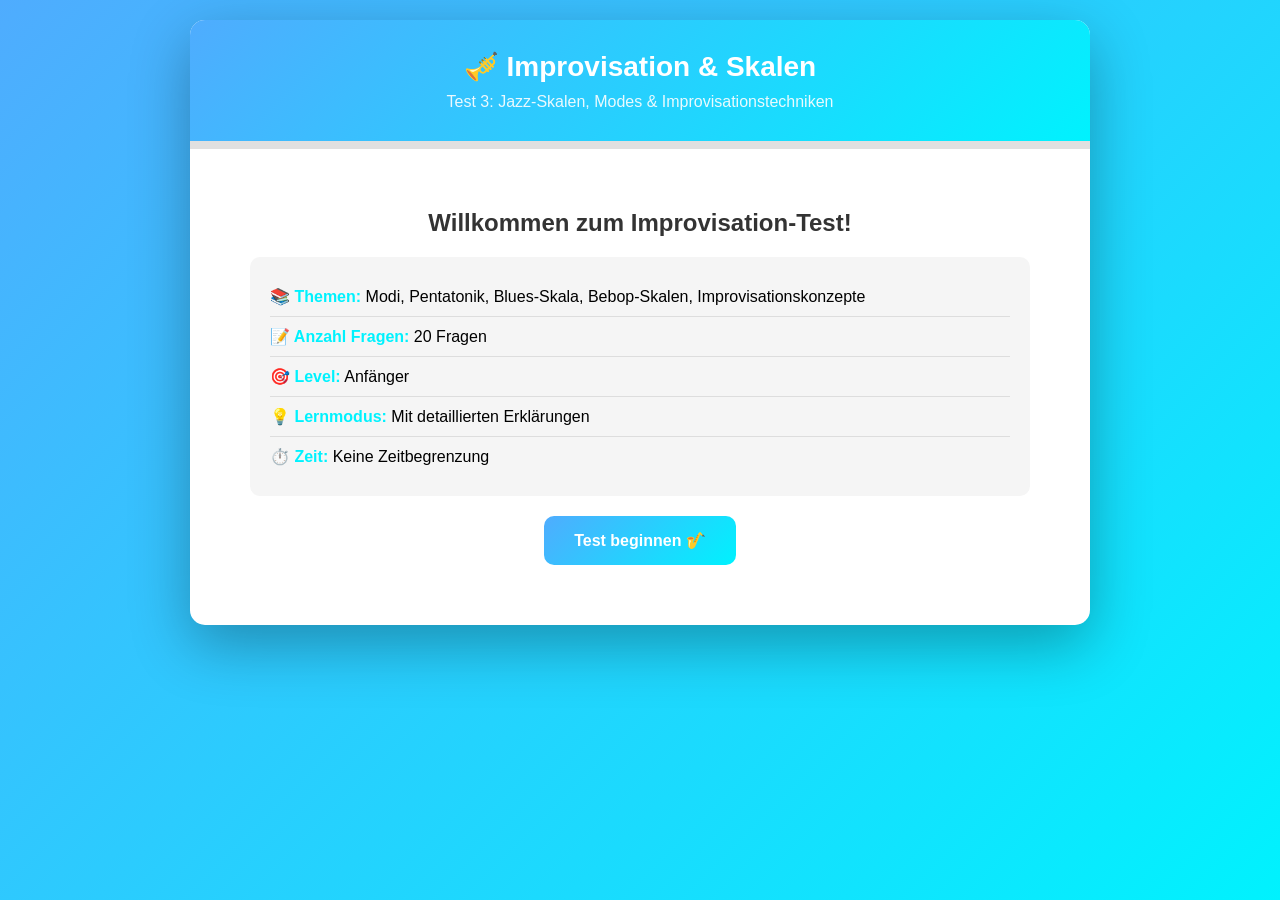
<file: index3.html>
<!DOCTYPE html>
<html lang="de">
<head>
    <meta charset="UTF-8">
    <meta name="viewport" content="width=device-width, initial-scale=1.0">
    <title>Improvisation & Skalen - Jazz Test</title>
    <style>
        * {
            margin: 0;
            padding: 0;
            box-sizing: border-box;
        }

        body {
            font-family: 'Segoe UI', Tahoma, Geneva, Verdana, sans-serif;
            background: linear-gradient(135deg, #4facfe 0%, #00f2fe 100%);
            min-height: 100vh;
            padding: 20px;
        }

        .container {
            max-width: 900px;
            margin: 0 auto;
            background: white;
            border-radius: 15px;
            box-shadow: 0 20px 60px rgba(0,0,0,0.3);
            overflow: hidden;
        }

        .header {
            background: linear-gradient(135deg, #4facfe 0%, #00f2fe 100%);
            color: white;
            padding: 30px;
            text-align: center;
        }

        .header h1 {
            font-size: 28px;
            margin-bottom: 10px;
        }

        .header p {
            font-size: 16px;
            opacity: 0.9;
        }

        .progress-bar {
            height: 8px;
            background: #e0e0e0;
            position: relative;
        }

        .progress-fill {
            height: 100%;
            background: linear-gradient(90deg, #4facfe 0%, #00f2fe 100%);
            transition: width 0.3s ease;
            width: 0%;
        }

        .content {
            padding: 40px;
        }

        .start-screen, .question-screen, .result-screen {
            display: none;
        }

        .start-screen.active, .question-screen.active, .result-screen.active {
            display: block;
        }

        .start-info {
            text-align: center;
            padding: 20px;
        }

        .start-info h2 {
            color: #333;
            margin-bottom: 20px;
        }

        .info-box {
            background: #f5f5f5;
            padding: 20px;
            border-radius: 10px;
            margin: 20px 0;
            text-align: left;
        }

        .info-box ul {
            list-style: none;
            padding-left: 0;
        }

        .info-box li {
            padding: 10px 0;
            border-bottom: 1px solid #ddd;
        }

        .info-box li:last-child {
            border-bottom: none;
        }

        .info-box strong {
            color: #00f2fe;
        }

        .question-header {
            margin-bottom: 30px;
        }

        .question-number {
            color: #00f2fe;
            font-size: 14px;
            font-weight: bold;
            margin-bottom: 10px;
        }

        .question-text {
            font-size: 20px;
            color: #333;
            margin-bottom: 25px;
            line-height: 1.6;
        }

        .answers {
            margin-bottom: 30px;
        }

        .answer-option {
            background: #f8f9fa;
            border: 2px solid #e0e0e0;
            border-radius: 10px;
            padding: 15px 20px;
            margin-bottom: 15px;
            cursor: pointer;
            transition: all 0.3s ease;
            display: flex;
            align-items: center;
        }

        .answer-option:hover {
            background: #e0f7ff;
            border-color: #4facfe;
            transform: translateX(5px);
        }

        .answer-option.selected {
            background: #4facfe;
            color: white;
            border-color: #4facfe;
        }

        .answer-option.correct {
            background: #4caf50;
            color: white;
            border-color: #4caf50;
        }

        .answer-option.incorrect {
            background: #f44336;
            color: white;
            border-color: #f44336;
        }

        .answer-option.disabled {
            cursor: not-allowed;
            opacity: 0.7;
        }

        .answer-label {
            display: inline-block;
            width: 30px;
            height: 30px;
            border-radius: 50%;
            background: white;
            color: #4facfe;
            text-align: center;
            line-height: 30px;
            font-weight: bold;
            margin-right: 15px;
            flex-shrink: 0;
        }

        .answer-option.selected .answer-label {
            background: white;
            color: #4facfe;
        }

        .answer-option.correct .answer-label {
            background: white;
            color: #4caf50;
        }

        .answer-option.incorrect .answer-label {
            background: white;
            color: #f44336;
        }

        .explanation {
            background: #fff3cd;
            border-left: 4px solid #ffc107;
            padding: 15px 20px;
            margin: 20px 0;
            border-radius: 5px;
            display: none;
        }

        .explanation.show {
            display: block;
            animation: slideDown 0.3s ease;
        }

        .explanation h4 {
            color: #856404;
            margin-bottom: 10px;
        }

        .explanation p {
            color: #856404;
            line-height: 1.6;
        }

        @keyframes slideDown {
            from {
                opacity: 0;
                transform: translateY(-10px);
            }
            to {
                opacity: 1;
                transform: translateY(0);
            }
        }

        .button-group {
            display: flex;
            gap: 15px;
            margin-top: 30px;
        }

        .btn {
            flex: 1;
            padding: 15px 30px;
            border: none;
            border-radius: 10px;
            font-size: 16px;
            font-weight: bold;
            cursor: pointer;
            transition: all 0.3s ease;
        }

        .btn-primary {
            background: linear-gradient(135deg, #4facfe 0%, #00f2fe 100%);
            color: white;
        }

        .btn-primary:hover {
            transform: translateY(-2px);
            box-shadow: 0 10px 20px rgba(79, 172, 254, 0.3);
        }

        .btn-secondary {
            background: #6c757d;
            color: white;
        }

        .btn-secondary:hover {
            background: #5a6268;
        }

        .btn:disabled {
            opacity: 0.5;
            cursor: not-allowed;
        }

        .result-summary {
            text-align: center;
            padding: 20px;
        }

        .score-circle {
            width: 200px;
            height: 200px;
            border-radius: 50%;
            margin: 30px auto;
            display: flex;
            align-items: center;
            justify-content: center;
            font-size: 48px;
            font-weight: bold;
            color: white;
            position: relative;
        }

        .score-circle.excellent {
            background: linear-gradient(135deg, #4caf50 0%, #8bc34a 100%);
        }

        .score-circle.good {
            background: linear-gradient(135deg, #2196f3 0%, #03a9f4 100%);
        }

        .score-circle.average {
            background: linear-gradient(135deg, #ff9800 0%, #ffc107 100%);
        }

        .score-circle.poor {
            background: linear-gradient(135deg, #f44336 0%, #e91e63 100%);
        }

        .result-message {
            font-size: 24px;
            color: #333;
            margin: 20px 0;
        }

        .result-details {
            background: #f5f5f5;
            padding: 20px;
            border-radius: 10px;
            margin: 20px 0;
            text-align: left;
        }

        .result-item {
            display: flex;
            justify-content: space-between;
            padding: 10px 0;
            border-bottom: 1px solid #ddd;
        }

        .result-item:last-child {
            border-bottom: none;
        }

        @media (max-width: 768px) {
            .content {
                padding: 20px;
            }

            .button-group {
                flex-direction: column;
            }
        }
    </style>
</head>
<body>
    <div class="container">
        <div class="header">
            <h1>🎺 Improvisation & Skalen</h1>
            <p>Test 3: Jazz-Skalen, Modes & Improvisationstechniken</p>
        </div>
        
        <div class="progress-bar">
            <div class="progress-fill" id="progressBar"></div>
        </div>

        <div class="content">
            <div class="start-screen active" id="startScreen">
                <div class="start-info">
                    <h2>Willkommen zum Improvisation-Test!</h2>
                    <div class="info-box">
                        <ul>
                            <li><strong>📚 Themen:</strong> Modi, Pentatonik, Blues-Skala, Bebop-Skalen, Improvisationskonzepte</li>
                            <li><strong>📝 Anzahl Fragen:</strong> 20 Fragen</li>
                            <li><strong>🎯 Level:</strong> Anfänger</li>
                            <li><strong>💡 Lernmodus:</strong> Mit detaillierten Erklärungen</li>
                            <li><strong>⏱️ Zeit:</strong> Keine Zeitbegrenzung</li>
                        </ul>
                    </div>
                    <button class="btn btn-primary" onclick="startTest()">Test beginnen 🎷</button>
                </div>
            </div>

            <div class="question-screen" id="questionScreen">
                <div class="question-header">
                    <div class="question-number" id="questionNumber">Frage 1 von 20</div>
                    <div class="question-text" id="questionText"></div>
                </div>

                <div class="answers" id="answersContainer"></div>

                <div class="explanation" id="explanation">
                    <h4>💡 Erklärung:</h4>
                    <p id="explanationText"></p>
                </div>

                <div class="button-group">
                    <button class="btn btn-secondary" onclick="previousQuestion()" id="prevBtn" disabled>← Zurück</button>
                    <button class="btn btn-primary" onclick="checkAnswer()" id="checkBtn">Antwort prüfen</button>
                    <button class="btn btn-primary" onclick="nextQuestion()" id="nextBtn" style="display:none;">Weiter →</button>
                </div>
            </div>

            <div class="result-screen" id="resultScreen">
                <div class="result-summary">
                    <h2>Test abgeschlossen! 🎉</h2>
                    <div class="score-circle" id="scoreCircle">
                        <span id="scorePercentage">0%</span>
                    </div>
                    <div class="result-message" id="resultMessage"></div>
                    
                    <div class="result-details">
                        <div class="result-item">
                            <span><strong>Richtige Antworten:</strong></span>
                            <span id="correctCount">0</span>
                        </div>
                        <div class="result-item">
                            <span><strong>Falsche Antworten:</strong></span>
                            <span id="incorrectCount">0</span>
                        </div>
                        <div class="result-item">
                            <span><strong>Gesamtpunktzahl:</strong></span>
                            <span id="totalScore">0/20</span>
                        </div>
                        <div class="result-item">
                            <span><strong>Prozentsatz:</strong></span>
                            <span id="percentageScore">0%</span>
                        </div>
                    </div>

                    <button class="btn btn-primary" onclick="restartTest()">Test wiederholen 🔄</button>
                </div>
            </div>
        </div>
    </div>

    <script>
        const questions = [
            {
                type: 'multiple-choice',
                question: 'Wie viele Töne hat eine Pentatonische Skala?',
                options: [
                    '5 Töne',
                    '7 Töne',
                    '8 Töne',
                    '12 Töne'
                ],
                correct: 0,
                explanation: 'Eine Pentatonische Skala hat 5 Töne (griechisch "penta" = fünf). Die Dur-Pentatonik in C wäre: C-D-E-G-A. Sie wird häufig in Jazz, Blues, Rock und Weltmusik verwendet, da sie sehr melodisch klingt und keine dissonanten Intervalle enthält.'
            },
            {
                type: 'multiple-choice',
                question: 'Welche Skala wird typischerweise über einen Moll7-Akkord auf der II. Stufe verwendet?',
                options: [
                    'Dorisch',
                    'Phrygisch',
                    'Lydisch',
                    'Mixolydisch'
                ],
                correct: 0,
                explanation: 'Über einen II-Stufen Moll7-Akkord (z.B. Dm7 in C-Dur) wird die dorische Skala verwendet (D-E-F-G-A-H-C-D). Die dorische Skala hat eine große Sexte (H statt B), was den charakteristischen Jazz-Moll-Sound erzeugt und ideal zur II-V-I Kadenz passt.'
            },
            {
                type: 'true-false',
                question: 'Die Blues-Skala entsteht, wenn man einer Moll-Pentatonik die verminderte Quinte (♭5) hinzufügt.',
                options: ['Richtig', 'Falsch'],
                correct: 0,
                explanation: 'Richtig! Die Blues-Skala hat 6 Töne: 1-♭3-4-♭5-5-♭7. In C wäre das: C-E♭-F-G♭-G-B♭. Die hinzugefügte ♭5 (die "Blue Note") gibt der Skala ihren charakteristischen "bluesigen" Sound und wird oft als Durchgangston oder für Spannung verwendet.'
            },
            {
                type: 'multiple-choice',
                question: 'Was ist ein "Mode" (Modus) in der Musiktheorie?',
                options: [
                    'Eine Skala, die von einer bestimmten Stufe einer Dur-Skala ausgeht',
                    'Eine bestimmte Spieltechnik',
                    'Ein rhythmisches Pattern',
                    'Eine Akkordfolge'
                ],
                correct: 0,
                explanation: 'Ein Modus ist eine Skala, die von einer bestimmten Stufe der Dur-Skala (oder anderen Skalen) beginnt. Die 7 Modi der Dur-Skala sind: Ionisch (I), Dorisch (II), Phrygisch (III), Lydisch (IV), Mixolydisch (V), Äolisch (VI), Lokrisch (VII). Jeder hat einen eigenen charakteristischen Klang.'
            },
            {
                type: 'multiple-choice',
                question: 'Welcher Modus wird typischerweise über einen Dominant7-Akkord (V7) verwendet?',
                options: [
                    'Mixolydisch',
                    'Ionisch',
                    'Dorisch',
                    'Lydisch'
                ],
                correct: 0,
                explanation: 'Über einen Dominant7-Akkord (G7 in C-Dur) wird der mixolydische Modus verwendet (G-A-H-C-D-E-F-G). Mixolydisch ist wie eine Dur-Skala mit kleiner Septime (♭7), was perfekt zum Dominant7-Akkord passt, der ebenfalls eine kleine Septime hat.'
            },
            {
                type: 'true-false',
                question: 'Die Bebop-Skala fügt einer regulären Skala einen chromatischen Durchgangston hinzu, um auf den starken Zählzeiten Akkordtöne zu treffen.',
                options: ['Richtig', 'Falsch'],
                correct: 0,
                explanation: 'Richtig! Bebop-Skalen haben 8 Töne (statt 7) durch Hinzufügen eines chromatischen Durchgangstons. Dies sorgt dafür, dass bei Achtellinien die Akkordtöne auf die betonten Zählzeiten (1, 2, 3, 4) fallen - eine wichtige Technik im Bebop-Stil für fließende, melodische Linien.'
            },
            {
                type: 'multiple-choice',
                question: 'Was ist die "Alterierte Skala" (auch "Super-Lokrisch" genannt)?',
                options: [
                    'Eine Skala über Dominant7-Akkorde mit vielen alterierten Tensions (♭9, #9, ♭5, #5)',
                    'Eine historische Skala aus dem Mittelalter',
                    'Eine Skala nur für Moll-Akkorde',
                    'Eine vereinfachte Pentatonik'
                ],
                correct: 0,
                explanation: 'Die alterierte Skala (7. Modus von Melodisch Moll) wird über alterierte Dominant-Akkorde gespielt. G alteriert: G-A♭-B♭-C♭-D♭-E♭-F. Sie enthält alle möglichen alterierten Tensions (♭9, #9, #11, ♭13) und erzeugt maximale Spannung vor der Auflösung.'
            },
            {
                type: 'multiple-choice',
                question: 'Wie viele Töne hat eine chromatische Skala innerhalb einer Oktave?',
                options: [
                    '12 Töne',
                    '7 Töne',
                    '8 Töne',
                    '10 Töne'
                ],
                correct: 0,
                explanation: 'Die chromatische Skala enthält alle 12 Halbtöne innerhalb einer Oktave (C-C#-D-D#-E-F-F#-G-G#-A-A#-H-C). Sie wird in der Improvisation für chromatische Durchgänge, Verzierungen und moderne Jazz-Techniken verwendet.'
            },
            {
                type: 'true-false',
                question: 'Der lydische Modus hat eine übermäßige Quarte (#11), was ihm einen "hellen", schwebenden Charakter gibt.',
                options: ['Richtig', 'Falsch'],
                correct: 0,
                explanation: 'Richtig! Der lydische Modus (4. Stufe der Dur-Skala) hat eine #11 (#4). In C-Lydisch: C-D-E-F#-G-A-H. Diese übermäßige Quarte erzeugt einen sehr hellen, "schwebenden" Klang und wird oft über Maj7-Akkorde mit #11-Erweiterung verwendet.'
            },
            {
                type: 'multiple-choice',
                question: 'Was bedeutet "Outside Playing" in der Jazz-Improvisation?',
                options: [
                    'Bewusst außerhalb der Harmonie spielen, um Spannung zu erzeugen',
                    'Im Freien auftreten',
                    'Sehr laut spielen',
                    'Fehler in der Improvisation'
                ],
                correct: 0,
                explanation: '"Outside Playing" bedeutet, bewusst dissonante Töne oder Skalen zu spielen, die nicht zur aktuellen Harmonie passen. Dies erzeugt Spannung, die dann durch Rückkehr zur Harmonie ("inside") aufgelöst wird. Eine fortgeschrittene Technik für moderne Jazz-Improvisation.'
            },
            {
                type: 'multiple-choice',
                question: 'Welche Skala passt am besten über einen Cmaj7#11 Akkord?',
                options: [
                    'C-Lydisch',
                    'C-Ionisch (Dur)',
                    'C-Mixolydisch',
                    'C-Dorisch'
                ],
                correct: 0,
                explanation: 'Über Cmaj7#11 passt C-Lydisch perfekt (C-D-E-F#-G-A-H), da dieser Modus die #11 (F#) enthält, die im Akkord vorkommt. Der lydische Modus ist die natürliche Wahl für Maj7#11-Akkorde und erzeugt einen modernen, offenen Jazz-Sound.'
            },
            {
                type: 'true-false',
                question: 'Die Ganzton-Skala besteht ausschließlich aus Ganztonschritten und hat 6 verschiedene Töne.',
                options: ['Richtig', 'Falsch'],
                correct: 0,
                explanation: 'Richtig! Die Ganzton-Skala (Whole Tone Scale) besteht nur aus Ganztonschritten: C-D-E-F#-G#-A#-(C). Mit 6 Tönen pro Oktave erzeugt sie einen sehr schwebenden, undefinierten Klang. Sie wird oft über augmented (#5) oder Dominant7#5-Akkorde verwendet.'
            },
            {
                type: 'multiple-choice',
                question: 'Was sind "Guide Tones" in der Jazz-Improvisation?',
                options: [
                    'Die Terz und Septime eines Akkords, die die Klangqualität definieren',
                    'Die Grundtöne der Akkorde',
                    'Verzierungen am Anfang von Phrasen',
                    'Sehr hohe Töne'
                ],
                correct: 0,
                explanation: 'Guide Tones sind die Terz und Septime eines Akkords - sie definieren die Klangqualität (Dur/Moll, Dominant/Maj7). In der Improvisation helfen sie, durch Akkordfolgen zu navigieren. Besonders wichtig: Guide Tones bewegen sich oft in Halbtonschritten bei II-V-I Kadenzen.'
            },
            {
                type: 'multiple-choice',
                question: 'Welche Skala entsteht, wenn man auf dem 6. Ton einer Dur-Skala beginnt?',
                options: [
                    'Natürlich Moll (Äolisch)',
                    'Dorisch',
                    'Phrygisch',
                    'Lokrisch'
                ],
                correct: 0,
                explanation: 'Der 6. Modus der Dur-Skala ist Äolisch, auch bekannt als natürlich Moll. Von A in C-Dur: A-H-C-D-E-F-G-A. Dies ist die "normale" Moll-Tonleiter und die relative Moll-Tonleiter zur Dur-Tonleiter (A-Moll ist relativ zu C-Dur).'
            },
            {
                type: 'true-false',
                question: 'Arpeggios (gebrochene Akkorde) sind eine wichtige Grundlage für Jazz-Improvisation.',
                options: ['Richtig', 'Falsch'],
                correct: 0,
                explanation: 'Absolut richtig! Arpeggios (Grundton, Terz, Quinte, Septime) sind fundamental für Jazz-Improvisation. Sie definieren die Harmonie klar, helfen beim Navigieren durch Akkordfolgen und bilden das Skelett für melodische Linien. Viele Jazz-Legenden bauen ihre Soli auf Arpeggio-Strukturen auf.'
            },
            {
                type: 'multiple-choice',
                question: 'Was ist ein "Lick" in der Jazz-Terminologie?',
                options: [
                    'Eine vorgefertigte melodische Phrase oder Pattern',
                    'Eine spezielle Spieltechnik',
                    'Ein rhythmisches Element',
                    'Eine Harmoniefolge'
                ],
                correct: 0,
                explanation: 'Ein "Lick" ist eine kurze, einprägsame melodische Phrase, die Musiker lernen und in verschiedenen Kontexten einsetzen. Licks sind Bausteine der Improvisation - wie Vokabeln einer Sprache. Durch Transponieren und Variieren von Licks entwickelt man einen persönlichen Stil.'
            },
            {
                type: 'multiple-choice',
                question: 'Welche Skala wird häufig über einen verminderten Akkord (dim7) verwendet?',
                options: [
                    'Die verminderte Skala (Halbton-Ganzton oder Ganzton-Halbton)',
                    'Dur-Skala',
                    'Blues-Skala',
                    'Pentatonik'
                ],
                correct: 0,
                explanation: 'Über verminderte Akkorde wird die verminderte Skala (Octatonic Scale) verwendet - sie besteht aus alternierenden Halb- und Ganztonschritten: Halbton-Ganzton oder Ganzton-Halbton. Mit 8 Tönen enthält sie alle Töne des dim7-Akkords plus passende Tensions.'
            },
            {
                type: 'true-false',
                question: 'Beim "Chord-Tone Soloing" improvisiert man hauptsächlich mit den Tönen der zugrunde liegenden Akkorde.',
                options: ['Richtig', 'Falsch'],
                correct: 0,
                explanation: 'Richtig! "Chord-Tone Soloing" bedeutet, hauptsächlich Akkordtöne (1-3-5-7) zu verwenden, ergänzt durch Durchgangstöne. Diese Technik erzeugt stark harmonisch verankerte Soli und ist ideal für Anfänger, um die Harmonie zu "hören" und melodisch zu navigieren.'
            },
            {
                type: 'multiple-choice',
                question: 'Was ist der Unterschied zwischen Harmonisch Moll und Melodisch Moll?',
                options: [
                    'Melodisch Moll hat eine große Sexte (6) zusätzlich zur großen Septime (7)',
                    'Es gibt keinen Unterschied',
                    'Harmonisch Moll hat mehr Töne',
                    'Melodisch Moll wird nur in Klassik verwendet'
                ],
                correct: 0,
                explanation: 'Harmonisch Moll: 1-2-♭3-4-5-♭6-7 (C-D-E♭-F-G-A♭-H). Melodisch Moll: 1-2-♭3-4-5-6-7 (C-D-E♭-F-G-A-H). Der Unterschied: Melodisch Moll hat eine große Sexte (A statt A♭). Melodisch Moll wird im Jazz häufig verwendet und erzeugt viele wichtige Modi (alteriert, lydisch dominant, etc.).'
            },
            {
                type: 'multiple-choice',
                question: 'Was bedeutet "Playing the Changes" in der Jazz-Improvisation?',
                options: [
                    'Die Akkordwechsel in der Improvisation klar hörbar machen',
                    'Das Tempo während des Solos ändern',
                    'Zwischen verschiedenen Stilen wechseln',
                    'Die Dynamik variieren'
                ],
                correct: 0,
                explanation: '"Playing the Changes" bedeutet, die Harmonie (Akkordwechsel) in der Improvisation klar auszudrücken - durch Akkordtöne, passende Skalen und Guide Tones. Dies ist eine Kernkompetenz im Bebop und Hard Bop, im Gegensatz zu modalen Ansätzen, die länger auf einem Klang verweilen.'
            }
        ];

        let currentQuestion = 0;
        let score = 0;
        let userAnswers = [];
        let answerChecked = false;

        function startTest() {
            document.getElementById('startScreen').classList.remove('active');
            document.getElementById('questionScreen').classList.add('active');
            loadQuestion();
        }

        function loadQuestion() {
            const q = questions[currentQuestion];
            document.getElementById('questionNumber').textContent = `Frage ${currentQuestion + 1} von ${questions.length}`;
            document.getElementById('questionText').textContent = q.question;
            
            const answersContainer = document.getElementById('answersContainer');
            answersContainer.innerHTML = '';
            
            q.options.forEach((option, index) => {
                const answerDiv = document.createElement('div');
                answerDiv.className = 'answer-option';
                answerDiv.onclick = () => selectAnswer(index);
                answerDiv.innerHTML = `
                    <span class="answer-label">${String.fromCharCode(65 + index)}</span>
                    <span>${option}</span>
                `;
                answersContainer.appendChild(answerDiv);
            });
            
            document.getElementById('explanation').classList.remove('show');
            document.getElementById('checkBtn').style.display = 'block';
            document.getElementById('nextBtn').style.display = 'none';
            document.getElementById('prevBtn').disabled = currentQuestion === 0;
            
            answerChecked = false;
            updateProgressBar();
        }

        function selectAnswer(index) {
            if (answerChecked) return;
            
            const options = document.querySelectorAll('.answer-option');
            options.forEach(opt => opt.classList.remove('selected'));
            options[index].classList.add('selected');
            userAnswers[currentQuestion] = index;
        }

        function checkAnswer() {
            if (userAnswers[currentQuestion] === undefined) {
                alert('Bitte wählen Sie eine Antwort aus!');
                return;
            }
            
            answerChecked = true;
            const q = questions[currentQuestion];
            const options = document.querySelectorAll('.answer-option');
            
            options.forEach((opt, index) => {
                opt.classList.add('disabled');
                if (index === q.correct) {
                    opt.classList.add('correct');
                }
                if (index === userAnswers[currentQuestion] && index !== q.correct) {
                    opt.classList.add('incorrect');
                }
            });
            
            if (userAnswers[currentQuestion] === q.correct) {
                score++;
            }
            
            document.getElementById('explanationText').textContent = q.explanation;
            document.getElementById('explanation').classList.add('show');
            document.getElementById('checkBtn').style.display = 'none';
            document.getElementById('nextBtn').style.display = 'block';
        }

        function nextQuestion() {
            currentQuestion++;
            if (currentQuestion < questions.length) {
                loadQuestion();
            } else {
                showResults();
            }
        }

        function previousQuestion() {
            if (currentQuestion > 0) {
                currentQuestion--;
                loadQuestion();
                
                if (userAnswers[currentQuestion] !== undefined) {
                    const options = document.querySelectorAll('.answer-option');
                    options[userAnswers[currentQuestion]].classList.add('selected');
                }
            }
        }

        function updateProgressBar() {
            const progress = ((currentQuestion + 1) / questions.length) * 100;
            document.getElementById('progressBar').style.width = progress + '%';
        }

        function showResults() {
            document.getElementById('questionScreen').classList.remove('active');
            document.getElementById('resultScreen').classList.add('active');
            
            const percentage = Math.round((score / questions.length) * 100);
            const scoreCircle = document.getElementById('scoreCircle');
            
            document.getElementById('scorePercentage').textContent = percentage + '%';
            document.getElementById('correctCount').textContent = score;
            document.getElementById('incorrectCount').textContent = questions.length - score;
            document.getElementById('totalScore').textContent = `${score}/${questions.length}`;
            document.getElementById('percentageScore').textContent = percentage + '%';
            
            let message = '';
            let circleClass = '';
            
            if (percentage >= 90) {
                message = '🎉 Exzellent! Ihr Skalenwissen ist beeindruckend!';
                circleClass = 'excellent';
            } else if (percentage >= 75) {
                message = '👏 Sehr gut! Sie haben die Grundlagen der Improvisation verstanden!';
                circleClass = 'good';
            } else if (percentage >= 60) {
                message = '👍 Solide! Vertiefen Sie Ihr Wissen über Modi und Skalen!';
                circleClass = 'average';
            } else {
                message = '📚 Weiter lernen! Üben Sie Skalen und Modi am Instrument!';
                circleClass = 'poor';
            }
            
            document.getElementById('resultMessage').textContent = message;
            scoreCircle.className = 'score-circle ' + circleClass;
            
            updateProgressBar();
        }

        function restartTest() {
            currentQuestion = 0;
            score = 0;
            userAnswers = [];
            answerChecked = false;
            
            document.getElementById('resultScreen').classList.remove('active');
            document.getElementById('startScreen').classList.add('active');
            document.getElementById('progressBar').style.width = '0%';
        }
    </script>
</body>
</html>
</file>
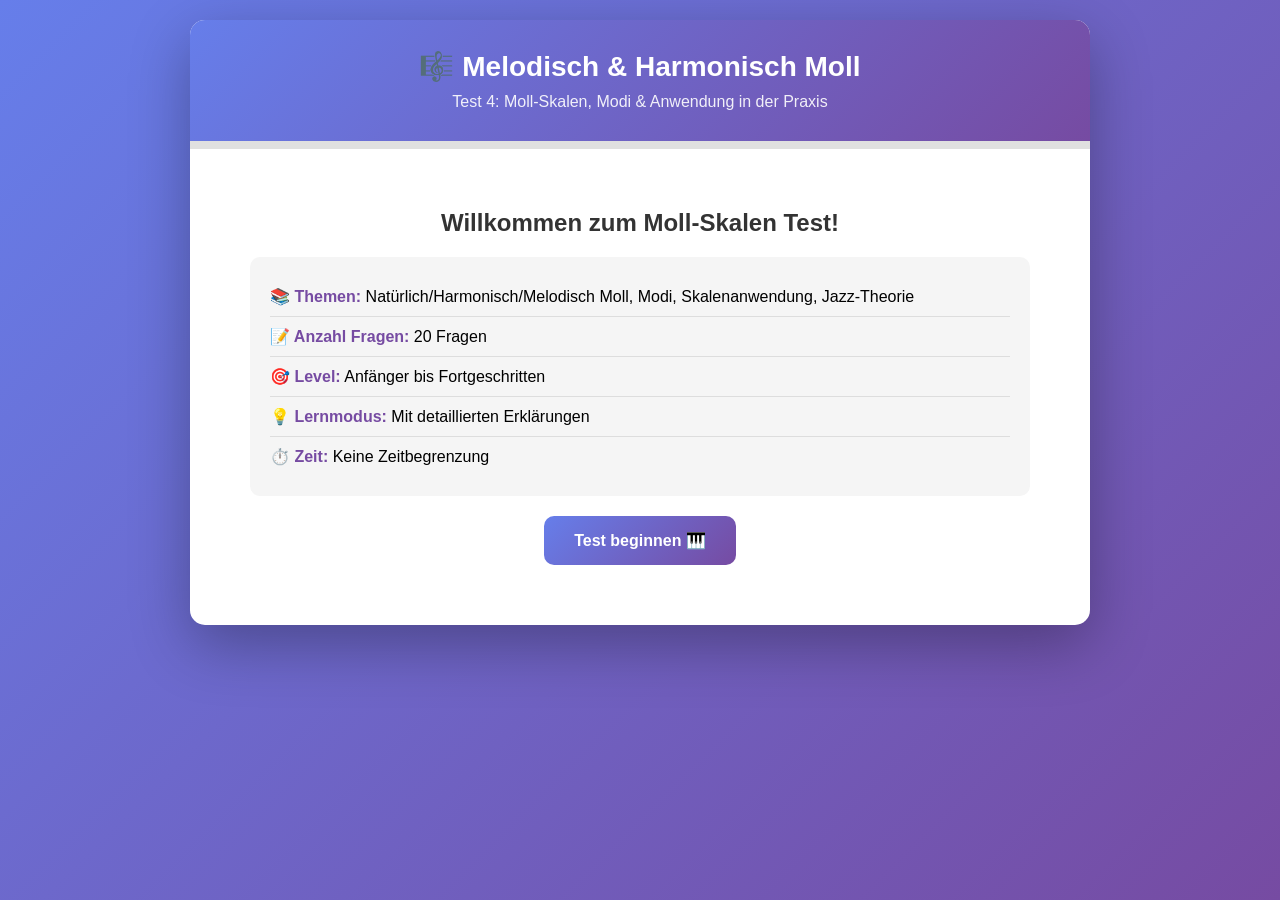
<file: index5.html>
<!DOCTYPE html>
<html lang="de">
<head>
    <meta charset="UTF-8">
    <meta name="viewport" content="width=device-width, initial-scale=1.0">
    <title>Melodisch & Harmonisch Moll - Musiktheorie Test</title>
    <style>
        * {
            margin: 0;
            padding: 0;
            box-sizing: border-box;
        }

        body {
            font-family: 'Segoe UI', Tahoma, Geneva, Verdana, sans-serif;
            background: linear-gradient(135deg, #667eea 0%, #764ba2 100%);
            min-height: 100vh;
            padding: 20px;
        }

        .container {
            max-width: 900px;
            margin: 0 auto;
            background: white;
            border-radius: 15px;
            box-shadow: 0 20px 60px rgba(0,0,0,0.3);
            overflow: hidden;
        }

        .header {
            background: linear-gradient(135deg, #667eea 0%, #764ba2 100%);
            color: white;
            padding: 30px;
            text-align: center;
        }

        .header h1 {
            font-size: 28px;
            margin-bottom: 10px;
        }

        .header p {
            font-size: 16px;
            opacity: 0.9;
        }

        .progress-bar {
            height: 8px;
            background: #e0e0e0;
            position: relative;
        }

        .progress-fill {
            height: 100%;
            background: linear-gradient(90deg, #667eea 0%, #764ba2 100%);
            transition: width 0.3s ease;
            width: 0%;
        }

        .content {
            padding: 40px;
        }

        .start-screen, .question-screen, .result-screen {
            display: none;
        }

        .start-screen.active, .question-screen.active, .result-screen.active {
            display: block;
        }

        .start-info {
            text-align: center;
            padding: 20px;
        }

        .start-info h2 {
            color: #333;
            margin-bottom: 20px;
        }

        .info-box {
            background: #f5f5f5;
            padding: 20px;
            border-radius: 10px;
            margin: 20px 0;
            text-align: left;
        }

        .info-box ul {
            list-style: none;
            padding-left: 0;
        }

        .info-box li {
            padding: 10px 0;
            border-bottom: 1px solid #ddd;
        }

        .info-box li:last-child {
            border-bottom: none;
        }

        .info-box strong {
            color: #764ba2;
        }

        .question-header {
            margin-bottom: 30px;
        }

        .question-number {
            color: #764ba2;
            font-size: 14px;
            font-weight: bold;
            margin-bottom: 10px;
        }

        .question-text {
            font-size: 20px;
            color: #333;
            margin-bottom: 25px;
            line-height: 1.6;
        }

        .answers {
            margin-bottom: 30px;
        }

        .answer-option {
            background: #f8f9fa;
            border: 2px solid #e0e0e0;
            border-radius: 10px;
            padding: 15px 20px;
            margin-bottom: 15px;
            cursor: pointer;
            transition: all 0.3s ease;
            display: flex;
            align-items: center;
        }

        .answer-option:hover {
            background: #e8e4f3;
            border-color: #667eea;
            transform: translateX(5px);
        }

        .answer-option.selected {
            background: #667eea;
            color: white;
            border-color: #667eea;
        }

        .answer-option.correct {
            background: #4caf50;
            color: white;
            border-color: #4caf50;
        }

        .answer-option.incorrect {
            background: #f44336;
            color: white;
            border-color: #f44336;
        }

        .answer-option.disabled {
            cursor: not-allowed;
            opacity: 0.7;
        }

        .answer-label {
            display: inline-block;
            width: 30px;
            height: 30px;
            border-radius: 50%;
            background: white;
            color: #667eea;
            text-align: center;
            line-height: 30px;
            font-weight: bold;
            margin-right: 15px;
            flex-shrink: 0;
        }

        .answer-option.selected .answer-label {
            background: white;
            color: #667eea;
        }

        .answer-option.correct .answer-label {
            background: white;
            color: #4caf50;
        }

        .answer-option.incorrect .answer-label {
            background: white;
            color: #f44336;
        }

        .explanation {
            background: #fff3cd;
            border-left: 4px solid #ffc107;
            padding: 15px 20px;
            margin: 20px 0;
            border-radius: 5px;
            display: none;
        }

        .explanation.show {
            display: block;
            animation: slideDown 0.3s ease;
        }

        .explanation h4 {
            color: #856404;
            margin-bottom: 10px;
        }

        .explanation p {
            color: #856404;
            line-height: 1.6;
        }

        @keyframes slideDown {
            from {
                opacity: 0;
                transform: translateY(-10px);
            }
            to {
                opacity: 1;
                transform: translateY(0);
            }
        }

        .button-group {
            display: flex;
            gap: 15px;
            margin-top: 30px;
        }

        .btn {
            flex: 1;
            padding: 15px 30px;
            border: none;
            border-radius: 10px;
            font-size: 16px;
            font-weight: bold;
            cursor: pointer;
            transition: all 0.3s ease;
        }

        .btn-primary {
            background: linear-gradient(135deg, #667eea 0%, #764ba2 100%);
            color: white;
        }

        .btn-primary:hover {
            transform: translateY(-2px);
            box-shadow: 0 10px 20px rgba(102, 126, 234, 0.3);
        }

        .btn-secondary {
            background: #6c757d;
            color: white;
        }

        .btn-secondary:hover {
            background: #5a6268;
        }

        .btn:disabled {
            opacity: 0.5;
            cursor: not-allowed;
        }

        .result-summary {
            text-align: center;
            padding: 20px;
        }

        .score-circle {
            width: 200px;
            height: 200px;
            border-radius: 50%;
            margin: 30px auto;
            display: flex;
            align-items: center;
            justify-content: center;
            font-size: 48px;
            font-weight: bold;
            color: white;
            position: relative;
        }

        .score-circle.excellent {
            background: linear-gradient(135deg, #4caf50 0%, #8bc34a 100%);
        }

        .score-circle.good {
            background: linear-gradient(135deg, #2196f3 0%, #03a9f4 100%);
        }

        .score-circle.average {
            background: linear-gradient(135deg, #ff9800 0%, #ffc107 100%);
        }

        .score-circle.poor {
            background: linear-gradient(135deg, #f44336 0%, #e91e63 100%);
        }

        .result-message {
            font-size: 24px;
            color: #333;
            margin: 20px 0;
        }

        .result-details {
            background: #f5f5f5;
            padding: 20px;
            border-radius: 10px;
            margin: 20px 0;
            text-align: left;
        }

        .result-item {
            display: flex;
            justify-content: space-between;
            padding: 10px 0;
            border-bottom: 1px solid #ddd;
        }

        .result-item:last-child {
            border-bottom: none;
        }

        @media (max-width: 768px) {
            .content {
                padding: 20px;
            }

            .button-group {
                flex-direction: column;
            }
        }
    </style>
</head>
<body>
    <div class="container">
        <div class="header">
            <h1>🎼 Melodisch & Harmonisch Moll</h1>
            <p>Test 4: Moll-Skalen, Modi & Anwendung in der Praxis</p>
        </div>
        
        <div class="progress-bar">
            <div class="progress-fill" id="progressBar"></div>
        </div>

        <div class="content">
            <div class="start-screen active" id="startScreen">
                <div class="start-info">
                    <h2>Willkommen zum Moll-Skalen Test!</h2>
                    <div class="info-box">
                        <ul>
                            <li><strong>📚 Themen:</strong> Natürlich/Harmonisch/Melodisch Moll, Modi, Skalenanwendung, Jazz-Theorie</li>
                            <li><strong>📝 Anzahl Fragen:</strong> 20 Fragen</li>
                            <li><strong>🎯 Level:</strong> Anfänger bis Fortgeschritten</li>
                            <li><strong>💡 Lernmodus:</strong> Mit detaillierten Erklärungen</li>
                            <li><strong>⏱️ Zeit:</strong> Keine Zeitbegrenzung</li>
                        </ul>
                    </div>
                    <button class="btn btn-primary" onclick="startTest()">Test beginnen 🎹</button>
                </div>
            </div>

            <div class="question-screen" id="questionScreen">
                <div class="question-header">
                    <div class="question-number" id="questionNumber">Frage 1 von 20</div>
                    <div class="question-text" id="questionText"></div>
                </div>

                <div class="answers" id="answersContainer"></div>

                <div class="explanation" id="explanation">
                    <h4>💡 Erklärung:</h4>
                    <p id="explanationText"></p>
                </div>

                <div class="button-group">
                    <button class="btn btn-secondary" onclick="previousQuestion()" id="prevBtn" disabled>← Zurück</button>
                    <button class="btn btn-primary" onclick="checkAnswer()" id="checkBtn">Antwort prüfen</button>
                    <button class="btn btn-primary" onclick="nextQuestion()" id="nextBtn" style="display:none;">Weiter →</button>
                </div>
            </div>

            <div class="result-screen" id="resultScreen">
                <div class="result-summary">
                    <h2>Test abgeschlossen! 🎉</h2>
                    <div class="score-circle" id="scoreCircle">
                        <span id="scorePercentage">0%</span>
                    </div>
                    <div class="result-message" id="resultMessage"></div>
                    
                    <div class="result-details">
                        <div class="result-item">
                            <span><strong>Richtige Antworten:</strong></span>
                            <span id="correctCount">0</span>
                        </div>
                        <div class="result-item">
                            <span><strong>Falsche Antworten:</strong></span>
                            <span id="incorrectCount">0</span>
                        </div>
                        <div class="result-item">
                            <span><strong>Gesamtpunktzahl:</strong></span>
                            <span id="totalScore">0/20</span>
                        </div>
                        <div class="result-item">
                            <span><strong>Prozentsatz:</strong></span>
                            <span id="percentageScore">0%</span>
                        </div>
                    </div>

                    <button class="btn btn-primary" onclick="restartTest()">Test wiederholen 🔄</button>
                </div>
            </div>
        </div>
    </div>

    <script>
        const questions = [
            {
                type: 'multiple-choice',
                question: 'Welche Töne hat die natürliche A-Moll Skala?',
                options: [
                    'A-H-C-D-E-F-G-A',
                    'A-H-C#-D-E-F#-G#-A',
                    'A-H-C-D-E-F-G#-A',
                    'A-H-C-D-E-F#-G-A'
                ],
                correct: 0,
                explanation: 'Die natürliche Moll-Skala (Äolisch) von A ist A-H-C-D-E-F-G-A. Sie entspricht dem 6. Modus der C-Dur Tonleiter und hat keine Vorzeichen. Dies ist die "reine" Moll-Tonleiter ohne Erhöhungen.'
            },
            {
                type: 'multiple-choice',
                question: 'Was ist der Hauptunterschied zwischen Harmonisch Moll und natürlich Moll?',
                options: [
                    'Harmonisch Moll hat eine große Septime (7)',
                    'Harmonisch Moll hat eine große Sexte (6)',
                    'Harmonisch Moll hat mehr Töne',
                    'Es gibt keinen Unterschied'
                ],
                correct: 0,
                explanation: 'Harmonisch Moll erhöht die 7. Stufe um einen Halbton (große Septime). In A-Moll: A-H-C-D-E-F-G#-A. Dies erzeugt einen Leitton zum Grundton und ermöglicht einen Dominant7-Akkord (E7), was zu stärkeren harmonischen Kadenzen führt.'
            },
            {
                type: 'true-false',
                question: 'Melodisch Moll hat sowohl eine große Sexte (6) als auch eine große Septime (7).',
                options: ['Richtig', 'Falsch'],
                correct: 0,
                explanation: 'Richtig! Melodisch Moll in A: A-H-C-D-E-F#-G#-A (aufwärts). Sie hat beide erhöhte Stufen: die große Sexte (F#) und große Septime (G#). Im Jazz wird diese Skala sowohl auf- als auch abwärts gleich gespielt, in der Klassik wird abwärts die natürliche Moll verwendet.'
            },
            {
                type: 'multiple-choice',
                question: 'Welche charakteristische Intervallstruktur entsteht in der Harmonisch-Moll-Skala?',
                options: [
                    'Eine übermäßige Sekunde zwischen der 6. und 7. Stufe',
                    'Eine verminderte Quinte',
                    'Ein Tritonus am Anfang',
                    'Eine große Septime am Anfang'
                ],
                correct: 0,
                explanation: 'Harmonisch Moll hat eine übermäßige Sekunde (3 Halbtöne) zwischen ♭6 und 7. In A-Moll ist das F zu G# (1½ Ganztöne). Dies erzeugt den charakteristischen "orientalischen" oder "exotischen" Klang dieser Skala.'
            },
            {
                type: 'multiple-choice',
                question: 'Welcher Modi entsteht auf der 7. Stufe von Harmonisch Moll?',
                options: [
                    'Superlokrisch (alteriert Diminished)',
                    'Lokrisch',
                    'Phrygisch Dominant',
                    'Dorisch ♭2'
                ],
                correct: 0,
                explanation: 'Der 7. Modus von Harmonisch Moll ist Superlokrisch (auch "alteriert Diminished"). Von G# in A-Moll harmonisch: G#-A-H-C-D-E-F-G#. Dieser Modus hat eine verminderte Quarte und wird über verminderte Akkorde verwendet.'
            },
            {
                type: 'true-false',
                question: 'Der 5. Modus von Harmonisch Moll wird "Phrygisch Dominant" genannt und klingt sehr orientalisch.',
                options: ['Richtig', 'Falsch'],
                correct: 0,
                explanation: 'Richtig! Phrygisch Dominant (5. Modus von Harmonisch Moll) hat die Struktur: 1-♭2-3-4-5-♭6-♭7. Von E in A-Moll harmonisch: E-F-G#-A-H-C-D-E. Der Klang kombiniert die ♭2 (spanisch/orientalisch) mit einer großen Terz, was einen sehr exotischen, dominant-artigen Sound erzeugt.'
            },
            {
                type: 'multiple-choice',
                question: 'Welcher Modus von Melodisch Moll wird am häufigsten im Jazz über Dominant7-Akkorde verwendet?',
                options: [
                    'Lydisch Dominant (4. Modus)',
                    'Dorisch ♭2 (2. Modus)',
                    'Lokrisch #2 (6. Modus)',
                    'Superlokrisch (7. Modus)'
                ],
                correct: 0,
                explanation: 'Lydisch Dominant (4. Modus von Melodisch Moll) hat die Struktur: 1-2-3-#4-5-6-♭7. Es ist wie Mixolydisch mit #11, ideal für Dominant7#11-Akkorde. Von D in A-Melodisch Moll: D-E-F#-G#-A-H-C-D. Wird häufig über Dominant-Akkorde in Jazz-Balladen verwendet.'
            },
            {
                type: 'multiple-choice',
                question: 'Was ist die "Alterierte Skala" und woher kommt sie?',
                options: [
                    'Der 7. Modus von Melodisch Moll mit allen alterierten Tensions',
                    'Eine chromatische Variation der Blues-Skala',
                    'Eine historische mittelalterliche Skala',
                    'Eine moderne Erfindung ohne theoretische Basis'
                ],
                correct: 0,
                explanation: 'Die alterierte Skala ist der 7. Modus von Melodisch Moll. Von G# in A-Melodisch Moll: G#-A-H-C-D-E-F#-G#. Wenn man sie von G aus betrachtet (enharmonisch): G-A♭-B♭-C♭(=H)-D♭-E♭-F-G. Sie enthält alle alterierten Tensions: ♭9, #9, #11(=♭5), ♭13 und wird über alterierte Dominant-Akkorde (G7alt) gespielt.'
            },
            {
                type: 'true-false',
                question: 'Die Melodisch-Moll-Skala wird im Jazz gleich auf- und absteigend gespielt.',
                options: ['Richtig', 'Falsch'],
                correct: 0,
                explanation: 'Richtig! In der klassischen Musik wird Melodisch Moll aufwärts mit erhöhter 6. und 7. Stufe gespielt, abwärts wie natürlich Moll. Im Jazz verwendet man jedoch die aufsteigende Form durchgehend (Jazz Minor), da dies mehr harmonische Möglichkeiten bietet und die Modi konsistent bleiben.'
            },
            {
                type: 'multiple-choice',
                question: 'Welcher Akkord entsteht auf der I. Stufe von Harmonisch Moll?',
                options: [
                    'Moll-Mj7 (z.B. Am(maj7))',
                    'Moll7 (z.B. Am7)',
                    'Dur7 (z.B. A7)',
                    'Vermindert (z.B. Adim)'
                ],
                correct: 0,
                explanation: 'Auf der I. Stufe von Harmonisch Moll entsteht ein Moll-Major7-Akkord (mMaj7). In A-Moll harmonisch: A-C-E-G#. Der Akkord kombiniert einen Moll-Dreiklang mit großer Septime und hat einen charakteristischen, leicht düsteren, mysteriösen Klang.'
            },
            {
                type: 'multiple-choice',
                question: 'Über welchen Akkordtyp wird typischerweise Dorisch ♭2 (2. Modus von Melodisch Moll) verwendet?',
                options: [
                    'Moll7-Akkorde mit ♭9',
                    'Dominant7-Akkorde',
                    'Major7-Akkorde',
                    'Verminderte Akkorde'
                ],
                correct: 0,
                explanation: 'Dorisch ♭2 (auch "Phrygian Natural 6") wird über Moll7♭9-Akkorde verwendet. Von H in A-Melodisch Moll: H-C-D-E-F#-G#-A-H (1-♭2-♭3-4-5-6-♭7). Es ist wie Phrygisch, aber mit großer Sexte, was einen dunkleren, moderneren Klang als normales Dorisch erzeugt.'
            },
            {
                type: 'true-false',
                question: 'Der 6. Modus von Melodisch Moll wird "Lokrisch #2" genannt und über halbverminderte Akkorde (m7♭5) verwendet.',
                options: ['Richtig', 'Falsch'],
                correct: 0,
                explanation: 'Richtig! Lokrisch #2 (6. Modus von Melodisch Moll) hat die Struktur: 1-2-♭3-4-♭5-♭6-♭7. Von F# in A-Melodisch Moll: F#-G#-A-H-C-D-E-F#. Es ist wie Lokrisch, aber mit großer Sekunde statt ♭2, was eine modernere Alternative für m7♭5-Akkorde bietet.'
            },
            {
                type: 'multiple-choice',
                question: 'Was ist der charakteristische Klang des 3. Modus von Melodisch Moll?',
                options: [
                    'Lydisch Augmented - Dur-Klang mit #4 und #5',
                    'Moll mit großer Septime',
                    'Dominant mit ♭9',
                    'Vermindert'
                ],
                correct: 0,
                explanation: 'Der 3. Modus von Melodisch Moll ist Lydisch Augmented: 1-2-3-#4-#5-6-7. Von C in A-Melodisch Moll: C-D-E-F#-G#-A-H-C. Er wird über Maj7#5-Akkorde (Augmented Major7) gespielt und hat einen sehr hellen, schwebenden, modernen Klang durch die übermäßige Quinte und übermäßige Quarte.'
            },
            {
                type: 'multiple-choice',
                question: 'In einer II-V-I Kadenz in Moll, welche Skala passt am besten über den V-Akkord (Dominant)?',
                options: [
                    'Harmonisch Moll vom Grundton der Tonart (ergibt Phrygisch Dominant über V)',
                    'Natürlich Moll',
                    'Dorisch',
                    'Pentatonik'
                ],
                correct: 0,
                explanation: 'In einer Moll II-V-I (z.B. Hm7♭5 - E7 - Am) verwendet man über E7 oft die A-Harmonisch-Moll-Skala, was E-Phrygisch-Dominant ergibt: E-F-G#-A-H-C-D-E. Dies betont den Leitton (G#) und erzeugt die klassische Moll-Kadenz-Spannung. Alternativ funktioniert auch die alterierte Skala (E-alteriert).'
            },
            {
                type: 'true-false',
                question: 'Die "Melodische Moll-Kadenz" verwendet auf der IV-Stufe einen Maj7#5-Akkord.',
                options: ['Richtig', 'Falsch'],
                correct: 0,
                explanation: 'Richtig! In Melodisch Moll entsteht auf der IV-Stufe ein Maj7#5-Akkord. In A-Melodisch Moll wäre das D-Maj7#5 (D-F#-A#-C#). Diese farbige Kadenz (z.B. DMaj7#5 - E7 - Am) ist charakteristisch für moderne Jazz-Kompositionen und modal-jazz.'
            },
            {
                type: 'multiple-choice',
                question: 'Warum wird Melodisch Moll oft als "Jazz Minor" bezeichnet?',
                options: [
                    'Weil sie im Jazz fundamental ist und viele wichtige Modi liefert',
                    'Weil sie nur im Jazz verwendet wird',
                    'Weil sie von Jazz-Musikern erfunden wurde',
                    'Weil sie eine Blues-Note enthält'
                ],
                correct: 0,
                explanation: 'Melodisch Moll wird "Jazz Minor" genannt, weil sie im modernen Jazz zentral ist. Ihre 7 Modi (besonders alteriert, Lydisch Dominant, Dorisch ♭2, Lokrisch #2) sind essentiell für Jazz-Harmonik. Sie ermöglicht sophisticated Klangfarben über verschiedene Akkordtypen und ist fundamentaler Bestandteil der Jazz-Theorie seit der Bebop-Ära.'
            },
            {
                type: 'multiple-choice',
                question: 'Welche Skala würdest du über einen Gm(maj7)-Akkord spielen?',
                options: [
                    'G-Melodisch Moll',
                    'G-Harmonisch Moll',
                    'G-Dorisch',
                    'G-Dur'
                ],
                correct: 0,
                explanation: 'Über Gm(maj7) passt G-Melodisch Moll perfekt: G-A-B♭-C-D-E-F#-G. Der Akkord Gm(maj7) besteht aus G-B♭-D-F#, alle diese Töne sind in G-Melodisch Moll enthalten. Diese Kombination erzeugt einen modernen, jazzigen Moll-Sound mit der charakteristischen großen Septime.'
            },
            {
                type: 'true-false',
                question: 'Der Akkord auf der II. Stufe von Harmonisch Moll ist ein halbverminderter Akkord (m7♭5).',
                options: ['Richtig', 'Falsch'],
                correct: 0,
                explanation: 'Richtig! Auf der II. Stufe von Harmonisch Moll entsteht ein m7♭5-Akkord. In A-Harmonisch Moll ist das Hm7♭5 (H-D-F-A). Dies ist typisch für die Moll II-V-I Kadenz: IIm7♭5 - V7 - Im(maj7), eine der wichtigsten Kadenzen im Jazz.'
            },
            {
                type: 'multiple-choice',
                question: 'Welche Skala verwendest du am besten über einen Bm7♭5-Akkord in der Tonart A-Moll?',
                options: [
                    'Lokrisch #2 (H-Lokrisch #2) oder H-Lokrisch',
                    'H-Dorisch',
                    'H-Dur',
                    'H-Mixolydisch'
                ],
                correct: 0,
                explanation: 'Über Hm7♭5 in A-Moll funktionieren zwei Optionen: 1) H-Lokrisch (von C-Dur): H-C-D-E-F-G-A - passt zur natürlichen Moll-Umgebung. 2) H-Lokrisch #2 (von A-Melodisch Moll): H-C#-D-E-F-G-A - moderner Sound. Die Wahl hängt vom harmonischen Kontext ab. Lokrisch #2 klingt weniger dunkel durch die große Sekunde.'
            },
            {
                type: 'multiple-choice',
                question: 'Was ist der praktische Vorteil von Melodisch Moll gegenüber Harmonisch Moll?',
                options: [
                    'Melodisch Moll vermeidet die übermäßige Sekunde und ist melodischer zu spielen',
                    'Melodisch Moll hat mehr Töne',
                    'Melodisch Moll ist einfacher zu lernen',
                    'Melodisch Moll klingt immer besser'
                ],
                correct: 0,
                explanation: 'Der Hauptvorteil von Melodisch Moll: Sie vermeidet die übermäßige Sekunde (F-G# in A-Moll) von Harmonisch Moll durch Erhöhung auch der 6. Stufe (F#). Das macht sie melodischer und flüssiger zu spielen. Die Skala folgt besser natürlichen melodischen Linien, daher der Name "melodisch". Gleichzeitig behält sie den Leitton (G#) für harmonische Funktionalität.'
            }
        ];

        let currentQuestion = 0;
        let score = 0;
        let userAnswers = [];
        let answerChecked = false;

        function startTest() {
            document.getElementById('startScreen').classList.remove('active');
            document.getElementById('questionScreen').classList.add('active');
            loadQuestion();
        }

        function loadQuestion() {
            const q = questions[currentQuestion];
            document.getElementById('questionNumber').textContent = `Frage ${currentQuestion + 1} von ${questions.length}`;
            document.getElementById('questionText').textContent = q.question;
            
            const answersContainer = document.getElementById('answersContainer');
            answersContainer.innerHTML = '';
            
            q.options.forEach((option, index) => {
                const answerDiv = document.createElement('div');
                answerDiv.className = 'answer-option';
                answerDiv.onclick = () => selectAnswer(index);
                answerDiv.innerHTML = `
                    <span class="answer-label">${String.fromCharCode(65 + index)}</span>
                    <span>${option}</span>
                `;
                answersContainer.appendChild(answerDiv);
            });
            
            document.getElementById('explanation').classList.remove('show');
            document.getElementById('checkBtn').style.display = 'block';
            document.getElementById('nextBtn').style.display = 'none';
            document.getElementById('prevBtn').disabled = currentQuestion === 0;
            
            answerChecked = false;
            updateProgressBar();
        }

        function selectAnswer(index) {
            if (answerChecked) return;
            
            const options = document.querySelectorAll('.answer-option');
            options.forEach(opt => opt.classList.remove('selected'));
            options[index].classList.add('selected');
            userAnswers[currentQuestion] = index;
        }

        function checkAnswer() {
            if (userAnswers[currentQuestion] === undefined) {
                alert('Bitte wählen Sie eine Antwort aus!');
                return;
            }
            
            answerChecked = true;
            const q = questions[currentQuestion];
            const options = document.querySelectorAll('.answer-option');
            
            options.forEach((opt, index) => {
                opt.classList.add('disabled');
                if (index === q.correct) {
                    opt.classList.add('correct');
                }
                if (index === userAnswers[currentQuestion] && index !== q.correct) {
                    opt.classList.add('incorrect');
                }
            });
            
            if (userAnswers[currentQuestion] === q.correct) {
                score++;
            }
            
            document.getElementById('explanationText').textContent = q.explanation;
            document.getElementById('explanation').classList.add('show');
            document.getElementById('checkBtn').style.display = 'none';
            document.getElementById('nextBtn').style.display = 'block';
        }

        function nextQuestion() {
            currentQuestion++;
            if (currentQuestion < questions.length) {
                loadQuestion();
            } else {
                showResults();
            }
        }

        function previousQuestion() {
            if (currentQuestion > 0) {
                currentQuestion--;
                loadQuestion();
                
                if (userAnswers[currentQuestion] !== undefined) {
                    const options = document.querySelectorAll('.answer-option');
                    options[userAnswers[currentQuestion]].classList.add('selected');
                }
            }
        }

        function updateProgressBar() {
            const progress = ((currentQuestion + 1) / questions.length) * 100;
            document.getElementById('progressBar').style.width = progress + '%';
        }

        function showResults() {
            document.getElementById('questionScreen').classList.remove('active');
            document.getElementById('resultScreen').classList.add('active');
            
            const percentage = Math.round((score / questions.length) * 100);
            const scoreCircle = document.getElementById('scoreCircle');
            
            document.getElementById('scorePercentage').textContent = percentage + '%';
            document.getElementById('correctCount').textContent = score;
            document.getElementById('incorrectCount').textContent = questions.length - score;
            document.getElementById('totalScore').textContent = `${score}/${questions.length}`;
            document.getElementById('percentageScore').textContent = percentage + '%';
            
            let message = '';
            let circleClass = '';
            
            if (percentage >= 90) {
                message = '🎉 Exzellent! Sie beherrschen Moll-Skalen meisterhaft!';
                circleClass = 'excellent';
            } else if (percentage >= 75) {
                message = '👏 Sehr gut! Ihr Verständnis von Moll-Modi ist stark!';
                circleClass = 'good';
            } else if (percentage >= 60) {
                message = '👍 Gut! Vertiefen Sie Ihr Wissen über die Modi!';
                circleClass = 'average';
            } else {
                message = '📚 Weiter lernen! Üben Sie die Skalen am Instrument!';
                circleClass = 'poor';
            }
            
            document.getElementById('resultMessage').textContent = message;
            scoreCircle.className = 'score-circle ' + circleClass;
            
            updateProgressBar();
        }

        function restartTest() {
            currentQuestion = 0;
            score = 0;
            userAnswers = [];
            answerChecked = false;
            
            document.getElementById('resultScreen').classList.remove('active');
            document.getElementById('startScreen').classList.add('active');
            document.getElementById('progressBar').style.width = '0%';
        }
    </script>
</body>
</html>
</file>
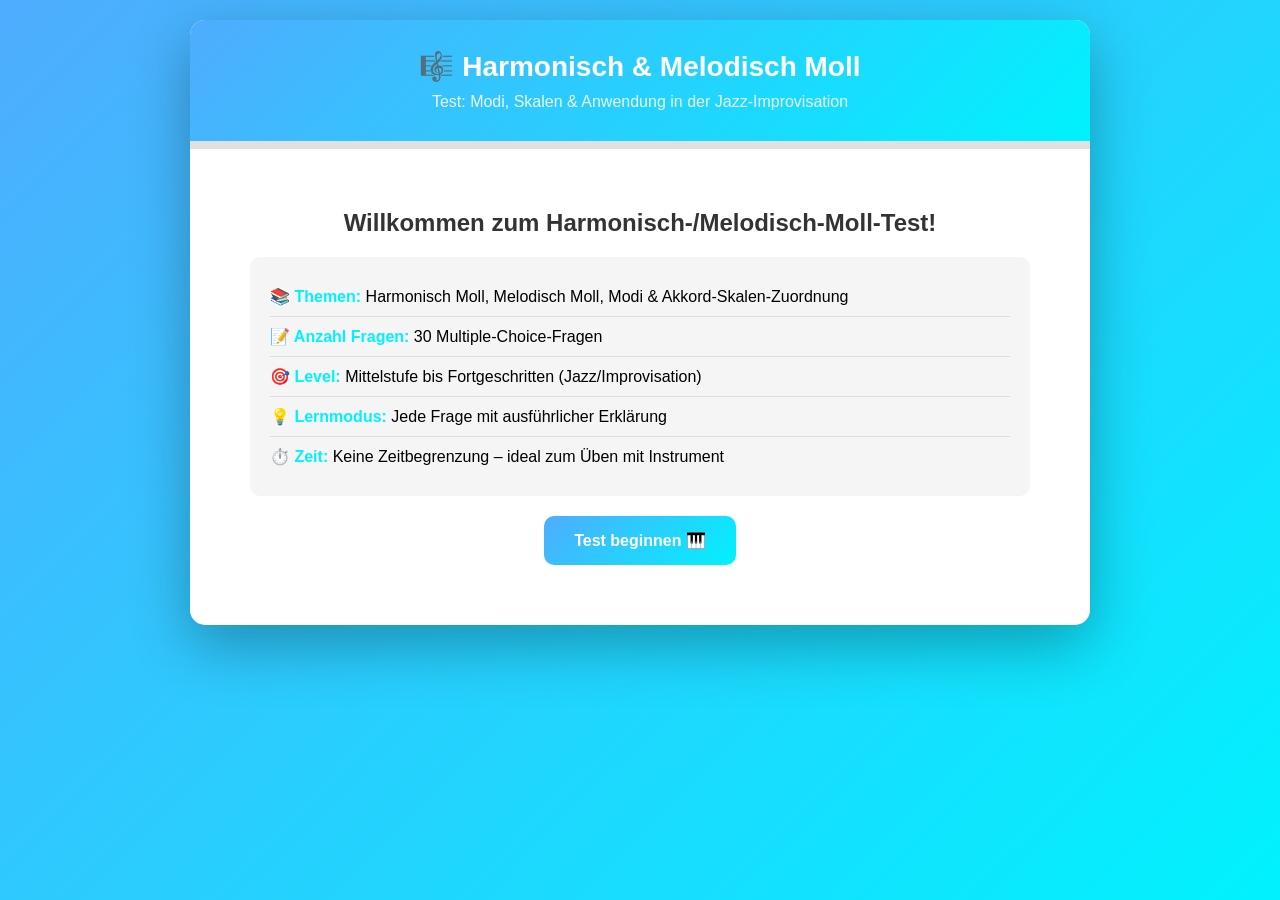
<file: index6.html>
<!DOCTYPE html>
<html lang="de">
<head>
    <meta charset="UTF-8">
    <meta name="viewport" content="width=device-width, initial-scale=1.0">
    <title>Harmonisch & Melodisch Moll – Modi & Skalen</title>
    <style>
        * {
            margin: 0;
            padding: 0;
            box-sizing: border-box;
        }

        body {
            font-family: 'Segoe UI', Tahoma, Geneva, Verdana, sans-serif;
            background: linear-gradient(135deg, #4facfe 0%, #00f2fe 100%);
            min-height: 100vh;
            padding: 20px;
        }

        .container {
            max-width: 900px;
            margin: 0 auto;
            background: white;
            border-radius: 15px;
            box-shadow: 0 20px 60px rgba(0,0,0,0.3);
            overflow: hidden;
        }

        .header {
            background: linear-gradient(135deg, #4facfe 0%, #00f2fe 100%);
            color: white;
            padding: 30px;
            text-align: center;
        }

        .header h1 {
            font-size: 28px;
            margin-bottom: 10px;
        }

        .header p {
            font-size: 16px;
            opacity: 0.9;
        }

        .progress-bar {
            height: 8px;
            background: #e0e0e0;
            position: relative;
        }

        .progress-fill {
            height: 100%;
            background: linear-gradient(90deg, #4facfe 0%, #00f2fe 100%);
            transition: width 0.3s ease;
            width: 0%;
        }

        .content {
            padding: 40px;
        }

        .start-screen, .question-screen, .result-screen {
            display: none;
        }

        .start-screen.active, .question-screen.active, .result-screen.active {
            display: block;
        }

        .start-info {
            text-align: center;
            padding: 20px;
        }

        .start-info h2 {
            color: #333;
            margin-bottom: 20px;
        }

        .info-box {
            background: #f5f5f5;
            padding: 20px;
            border-radius: 10px;
            margin: 20px 0;
            text-align: left;
        }

        .info-box ul {
            list-style: none;
            padding-left: 0;
        }

        .info-box li {
            padding: 10px 0;
            border-bottom: 1px solid #ddd;
        }

        .info-box li:last-child {
            border-bottom: none;
        }

        .info-box strong {
            color: #00f2fe;
        }

        .question-header {
            margin-bottom: 30px;
        }

        .question-number {
            color: #00f2fe;
            font-size: 14px;
            font-weight: bold;
            margin-bottom: 10px;
        }

        .question-text {
            font-size: 20px;
            color: #333;
            margin-bottom: 25px;
            line-height: 1.6;
        }

        .answers {
            margin-bottom: 30px;
        }

        .answer-option {
            background: #f8f9fa;
            border: 2px solid #e0e0e0;
            border-radius: 10px;
            padding: 15px 20px;
            margin-bottom: 15px;
            cursor: pointer;
            transition: all 0.3s ease;
            display: flex;
            align-items: center;
        }

        .answer-option:hover {
            background: #e0f7ff;
            border-color: #4facfe;
            transform: translateX(5px);
        }

        .answer-option.selected {
            background: #4facfe;
            color: white;
            border-color: #4facfe;
        }

        .answer-option.correct {
            background: #4caf50;
            color: white;
            border-color: #4caf50;
        }

        .answer-option.incorrect {
            background: #f44336;
            color: white;
            border-color: #f44336;
        }

        .answer-option.disabled {
            cursor: not-allowed;
            opacity: 0.7;
        }

        .answer-label {
            display: inline-block;
            width: 30px;
            height: 30px;
            border-radius: 50%;
            background: white;
            color: #4facfe;
            text-align: center;
            line-height: 30px;
            font-weight: bold;
            margin-right: 15px;
            flex-shrink: 0;
        }

        .answer-option.selected .answer-label {
            background: white;
            color: #4facfe;
        }

        .answer-option.correct .answer-label {
            background: white;
            color: #4caf50;
        }

        .answer-option.incorrect .answer-label {
            background: white;
            color: #f44336;
        }

        .explanation {
            background: #fff3cd;
            border-left: 4px solid #ffc107;
            padding: 15px 20px;
            margin: 20px 0;
            border-radius: 5px;
            display: none;
        }

        .explanation.show {
            display: block;
            animation: slideDown 0.3s ease;
        }

        .explanation h4 {
            color: #856404;
            margin-bottom: 10px;
        }

        .explanation p {
            color: #856404;
            line-height: 1.6;
        }

        @keyframes slideDown {
            from {
                opacity: 0;
                transform: translateY(-10px);
            }
            to {
                opacity: 1;
                transform: translateY(0);
            }
        }

        .button-group {
            display: flex;
            gap: 15px;
            margin-top: 30px;
        }

        .btn {
            flex: 1;
            padding: 15px 30px;
            border: none;
            border-radius: 10px;
            font-size: 16px;
            font-weight: bold;
            cursor: pointer;
            transition: all 0.3s ease;
        }

        .btn-primary {
            background: linear-gradient(135deg, #4facfe 0%, #00f2fe 100%);
            color: white;
        }

        .btn-primary:hover {
            transform: translateY(-2px);
            box-shadow: 0 10px 20px rgba(79, 172, 254, 0.3);
        }

        .btn-secondary {
            background: #6c757d;
            color: white;
        }

        .btn-secondary:hover {
            background: #5a6268;
        }

        .btn:disabled {
            opacity: 0.5;
            cursor: not-allowed;
        }

        .result-summary {
            text-align: center;
            padding: 20px;
        }

        .score-circle {
            width: 200px;
            height: 200px;
            border-radius: 50%;
            margin: 30px auto;
            display: flex;
            align-items: center;
            justify-content: center;
            font-size: 48px;
            font-weight: bold;
            color: white;
            position: relative;
        }

        .score-circle.excellent {
            background: linear-gradient(135deg, #4caf50 0%, #8bc34a 100%);
        }

        .score-circle.good {
            background: linear-gradient(135deg, #2196f3 0%, #03a9f4 100%);
        }

        .score-circle.average {
            background: linear-gradient(135deg, #ff9800 0%, #ffc107 100%);
        }

        .score-circle.poor {
            background: linear-gradient(135deg, #f44336 0%, #e91e63 100%);
        }

        .result-message {
            font-size: 24px;
            color: #333;
            margin: 20px 0;
        }

        .result-details {
            background: #f5f5f5;
            padding: 20px;
            border-radius: 10px;
            margin: 20px 0;
            text-align: left;
        }

        .result-item {
            display: flex;
            justify-content: space-between;
            padding: 10px 0;
            border-bottom: 1px solid #ddd;
        }

        .result-item:last-child {
            border-bottom: none;
        }

        @media (max-width: 768px) {
            .content {
                padding: 20px;
            }

            .button-group {
                flex-direction: column;
            }
        }
    </style>
</head>
<body>
<div class="container">
    <div class="header">
        <h1>🎼 Harmonisch & Melodisch Moll</h1>
        <p>Test: Modi, Skalen & Anwendung in der Jazz-Improvisation</p>
    </div>

    <div class="progress-bar">
        <div class="progress-fill" id="progressBar"></div>
    </div>

    <div class="content">
        <div class="start-screen active" id="startScreen">
            <div class="start-info">
                <h2>Willkommen zum Harmonisch-/Melodisch-Moll-Test!</h2>
                <div class="info-box">
                    <ul>
                        <li><strong>📚 Themen:</strong> Harmonisch Moll, Melodisch Moll, Modi & Akkord-Skalen-Zuordnung</li>
                        <li><strong>📝 Anzahl Fragen:</strong> 30 Multiple-Choice-Fragen</li>
                        <li><strong>🎯 Level:</strong> Mittelstufe bis Fortgeschritten (Jazz/Improvisation)</li>
                        <li><strong>💡 Lernmodus:</strong> Jede Frage mit ausführlicher Erklärung</li>
                        <li><strong>⏱️ Zeit:</strong> Keine Zeitbegrenzung – ideal zum Üben mit Instrument</li>
                    </ul>
                </div>
                <button class="btn btn-primary" onclick="startTest()">Test beginnen 🎹</button>
            </div>
        </div>

        <div class="question-screen" id="questionScreen">
            <div class="question-header">
                <div class="question-number" id="questionNumber">Frage 1 von 30</div>
                <div class="question-text" id="questionText"></div>
            </div>

            <div class="answers" id="answersContainer"></div>

            <div class="explanation" id="explanation">
                <h4>💡 Erklärung:</h4>
                <p id="explanationText"></p>
            </div>

            <div class="button-group">
                <button class="btn btn-secondary" onclick="previousQuestion()" id="prevBtn" disabled>← Zurück</button>
                <button class="btn btn-primary" onclick="checkAnswer()" id="checkBtn">Antwort prüfen</button>
                <button class="btn btn-primary" onclick="nextQuestion()" id="nextBtn" style="display:none;">Weiter →</button>
            </div>
        </div>

        <div class="result-screen" id="resultScreen">
            <div class="result-summary">
                <h2>Test abgeschlossen! 🎉</h2>
                <div class="score-circle" id="scoreCircle">
                    <span id="scorePercentage">0%</span>
                </div>
                <div class="result-message" id="resultMessage"></div>

                <div class="result-details">
                    <div class="result-item">
                        <span><strong>Richtige Antworten:</strong></span>
                        <span id="correctCount">0</span>
                    </div>
                    <div class="result-item">
                        <span><strong>Falsche Antworten:</strong></span>
                        <span id="incorrectCount">0</span>
                    </div>
                    <div class="result-item">
                        <span><strong>Gesamtpunktzahl:</strong></span>
                        <span id="totalScore">0/30</span>
                    </div>
                    <div class="result-item">
                        <span><strong>Prozentsatz:</strong></span>
                        <span id="percentageScore">0%</span>
                    </div>
                </div>

                <button class="btn btn-primary" onclick="restartTest()">Test wiederholen 🔄</button>
            </div>
        </div>
    </div>
</div>

<script>
    const questions = [
        {
            type: 'multiple-choice',
            question: 'Was ist der wichtigste Unterschied zwischen der natürlichen Moll-Tonleiter (Äolisch) und der harmonischen Moll-Tonleiter?',
            options: [
                'Die 7. Stufe ist in Harmonisch Moll erhöht (große Septime)',
                'Die 3. Stufe ist in Harmonisch Moll erhöht',
                'Harmonisch Moll hat weniger Töne',
                'Es gibt keinen Unterschied'
            ],
            correct: 0,
            explanation: 'Natürlich Moll (Äolisch) hat eine kleine Septime (♭7). In Harmonisch Moll wird die 7. Stufe erhöht (große Septime), um eine starke Leittonwirkung zur Tonika zu erzeugen. In A: A natürlich Moll = A-H-C-D-E-F-G-A, A harmonisch Moll = A-H-C-D-E-F-G#-A.'
        },
        {
            type: 'multiple-choice',
            question: 'Was ist der wichtigste Unterschied zwischen Harmonisch Moll und Melodisch Moll (Jazz-Variante, auf- und abwärts gleich)?',
            options: [
                'In Melodisch Moll ist zusätzlich die 6. Stufe erhöht',
                'In Melodisch Moll ist die 2. Stufe erniedrigt',
                'Harmonisch Moll hat eine erhöhte 6. Stufe',
                'Melodisch Moll ist identisch mit Dur'
            ],
            correct: 0,
            explanation: 'Harmonisch Moll: 1-2-♭3-4-5-♭6-7. Melodisch Moll (Jazz): 1-2-♭3-4-5-6-7. Der Unterschied: in Melodisch Moll wird zur erhöhten 7 auch die 6. Stufe angehoben, was den Sprung ♭6–7 glättet und einen moderneren, weniger exotischen Klang ergibt.'
        },
        {
            type: 'multiple-choice',
            question: 'Welche Töne gehören zur Tonleiter A harmonisch Moll?',
            options: [
                'A – H – C – D – E – F – G# – A',
                'A – H – C – D – E – F# – G – A',
                'A – H – C – D – E – F# – G# – A',
                'A – H – C – D – E♭ – F – G – A'
            ],
            correct: 0,
            explanation: 'A harmonisch Moll: 1 (A), 2 (H), ♭3 (C), 4 (D), 5 (E), ♭6 (F), 7 (G#). Typisch ist der große Schritt F–G# (übermäßige Sekunde).'
        },
        {
            type: 'multiple-choice',
            question: 'Welche Töne gehören zur Tonleiter A melodisch Moll (Jazz-Variante, auf- und abwärts gleich)?',
            options: [
                'A – H – C – D – E – F# – G# – A',
                'A – H – C – D – E – F – G# – A',
                'A – H – C – D – E – F# – G – A',
                'A – H – C – D – E♭ – F – G – A'
            ],
            correct: 0,
            explanation: 'A melodisch Moll (Jazz): 1 (A), 2 (H), ♭3 (C), 4 (D), 5 (E), 6 (F#), 7 (G#). Also A-Dur mit kleiner Terz, oder: natürlich Moll, aber 6 und 7 erhöht.'
        },
        {
            type: 'multiple-choice',
            question: 'Welches Akkordsymbol beschreibt typischerweise den I. Stufenakkord in einer Melodisch-Moll-Tonleiter?',
            options: [
                'mMaj7 (Moll-Dreiklang mit großer Septime)',
                'm7 (Moll7)',
                'maj7 (Durmaj7)',
                'm7♭5 (halbvermindert)'
            ],
            correct: 0,
            explanation: 'Die 1. Stufe von Melodisch Moll ergibt einen Moll-Dreiklang mit großer Septime: z.B. A melodisch Moll → A–C–E–G#. Das wird als AmMaj7 notiert und ist ein typischer Jazz-Akkord.'
        },
        {
            type: 'multiple-choice',
            question: 'Welche Skala passt am direktesten über einen CmMaj7-Akkord?',
            options: [
                'C melodisch Moll',
                'C harmonisch Moll',
                'C natürlich Moll (Äolisch)',
                'C-Dur (Ionisch)'
            ],
            correct: 0,
            explanation: 'CmMaj7 = 1–♭3–5–7. Der passende Skalenkontext ist Melodisch Moll vom Grundton: C melodisch Moll = C–D–E♭–F–G–A–H. Die Skala enthält exakt die Akkordtöne C–E♭–G–H sowie typische Optionstöne.'
        },
        {
            type: 'multiple-choice',
            question: 'Wie viele Modi (Kirchentonleiter-ähnliche Skalen) kann man aus einer einzelnen Melodisch-Moll-Tonleiter ableiten?',
            options: [
                '7',
                '5',
                '8',
                '12'
            ],
            correct: 0,
            explanation: 'Wie bei Dur und Harmonisch Moll entstehen auch aus Melodisch Moll 7 Modi, indem man auf jeder Stufe startet. Jeder Modus liefert einen anderen Akkord-/Skalen-Klang (z.B. Alteriert, Lydian Dominant usw.).'
        },
        {
            type: 'multiple-choice',
            question: 'Wie heißt der 7. Modus der Melodisch-Moll-Tonleiter im Jazz-Sprachgebrauch?',
            options: [
                'Alterierte Skala (Super-Lokrisch)',
                'Phrygisch Dominant',
                'Lydian Dominant',
                'Dorian ♭2'
            ],
            correct: 0,
            explanation: 'Der 7. Modus von Melodisch Moll wird meist als „Alterierte Skala“ oder „Super-Lokrisch“ bezeichnet. Er enthält alle alterierten Spannungstöne einer Dominante: ♭9, #9, ♭5/#11, ♭13.'
        },
        {
            type: 'multiple-choice',
            question: 'Welche Melodisch-Moll-Tonleiter passt über einen G7alt-Akkord (G7 mit ♭9/#9/♭5/#5)?',
            options: [
                'A♭ melodisch Moll',
                'G melodisch Moll',
                'D melodisch Moll',
                'C melodisch Moll'
            ],
            correct: 0,
            explanation: 'Die Alterierte Skala liegt immer einen Halbton über dem Dominantgrundton. Für G7alt: A♭ melodisch Moll. 7. Modus von A♭ melodisch Moll = G alteriert.'
        },
        {
            type: 'multiple-choice',
            question: 'Wie heißt der 4. Modus der Melodisch-Moll-Tonleiter?',
            options: [
                'Lydian Dominant (Lydisch ♭7)',
                'Phrygisch Dominant',
                'Ionisch ♯5',
                'Lokrisch ♮2'
            ],
            correct: 0,
            explanation: 'Der 4. Modus von Melodisch Moll heißt „Lydian Dominant“: eine lydische Skala mit kleiner Septime. Er eignet sich ideal für Dominant7#11-Akkorde.'
        },
        {
            type: 'multiple-choice',
            question: 'Zu welchem Akkordtyp passt der Modus „Lydian Dominant“ am besten?',
            options: [
                'Dominant7#11',
                'Maj7#11',
                'Moll7♭5',
                'MollMaj7'
            ],
            correct: 0,
            explanation: 'Lydian Dominant enthält 1–2–3–#4–5–6–♭7. Die Kombination aus #11 und ♭7 entspricht einem Dominant7#11-Akkord (z.B. G7#11).'
        },
        {
            type: 'multiple-choice',
            question: 'Welche Melodisch-Moll-Tonleiter verwendest du, um über G7#11 im Kontext von C-Dur zu spielen (z.B. G7 als V von C)?',
            options: [
                'D melodisch Moll',
                'G melodisch Moll',
                'C melodisch Moll',
                'A melodisch Moll'
            ],
            correct: 0,
            explanation: 'Für G7#11 verwendest du Lydian Dominant von G. Das ist der 4. Modus von D melodisch Moll. Also: G Lydian Dominant = Töne aus D melodisch Moll, beginnend auf G.'
        },
        {
            type: 'multiple-choice',
            question: 'Wie heißt der 5. Modus der Harmonisch-Moll-Tonleiter?',
            options: [
                'Phrygisch Dominant',
                'Lokrisch ♮2',
                'Lydian Dominant',
                'Alteriert'
            ],
            correct: 0,
            explanation: 'Der 5. Modus von Harmonisch Moll heißt „Phrygisch Dominant“: phrygischer Charakter (♭2, ♭6) mit großer Terz und kleiner Septime. Typisch für V7 in Mollkadenz (z.B. E-Phrygisch-Dominant über E7 in A-Moll).'
        },
        {
            type: 'multiple-choice',
            question: 'Welche Töne hat E-Phrygisch-Dominant, wenn er aus A harmonisch Moll abgeleitet wird?',
            options: [
                'E – F – G# – A – H – C – D – E',
                'E – F# – G# – A – H – C – D – E',
                'E – F – G – A – H – C – D – E',
                'E – F – G# – A – H – C# – D – E'
            ],
            correct: 0,
            explanation: 'A harmonisch Moll = A–H–C–D–E–F–G#. Von der 5. Stufe (E) aus: E–F–G#–A–H–C–D–E. Das ist E-Phrygisch-Dominant: ♭2 (F), große Terz (G#), ♭6 (C), ♭7 (D).'
        },
        {
            type: 'multiple-choice',
            question: 'Zu welchem Akkordtyp passt Phrygisch Dominant am besten?',
            options: [
                'Dominant7(b9, b13)',
                'Maj7#11',
                'MollMaj7',
                'Moll7♭5'
            ],
            correct: 0,
            explanation: 'Phrygisch Dominant enthält 1–♭2–3–4–5–♭6–♭7. Das entspricht einem Dominant7-Akkord (1–3–5–♭7) plus ♭9 (♭2) und ♭13 (♭6). Typisch: V7(b9, b13) in Moll.'
        },
        {
            type: 'multiple-choice',
            question: 'Welche Skala nutzt du typischerweise über einen IIø7–V7(b9)–Imaj7 in Moll (z.B. Bm7♭5 – E7(b9) – AmMaj7)?',
            options: [
                'Alles aus A melodisch Moll',
                'Alles aus A-Dur',
                'Alles aus A natürlich Moll',
                'Alles aus A harmonisch Moll'
            ],
            correct: 3,
            explanation: 'Die klassische Mollkadenz wird aus Harmonisch Moll abgeleitet: in A harmonisch Moll liegen Bm7♭5 (IIø7), E7(b9) (V7(b9)) und AmMaj7 (I) nahe. Im Jazz kombiniert man oft Harmonisch und Melodisch Moll, aber die reine Funktionsableitung kommt aus Harmonisch Moll.'
        },
        {
            type: 'multiple-choice',
            question: 'Welcher Modus der Melodisch-Moll-Tonleiter heißt „Dorian ♭2“?',
            options: [
                '2. Modus',
                '3. Modus',
                '5. Modus',
                '6. Modus'
            ],
            correct: 0,
            explanation: 'Der 2. Modus von Melodisch Moll heißt „Dorian ♭2“: 1–♭2–♭3–4–5–6–♭7. Er klingt wie Dorisch, aber mit kleiner Sekunde und eignet sich für Moll-Akkorde mit ♭9 im Kontext von Melodisch Moll.'
        },
        {
            type: 'multiple-choice',
            question: 'Welche Skala eignet sich im Jazz häufig über einen m7♭5-Akkord mit natürlicher 9 (z.B. Bm7♭5 mit C# als 9)?',
            options: [
                'Der 6. Modus von Melodisch Moll (Lokrisch ♮2)',
                'Natürlich Moll',
                'Dur-Pentatonik',
                'Blues-Skala'
            ],
            correct: 0,
            explanation: 'Über m7♭5-Akkorde mit natürlicher 9 verwendet man oft den 6. Modus von Melodisch Moll: „Lokrisch ♮2“. Beispiel: Bm7♭5 mit C# als 9 → D melodisch Moll (6. Modus von D melodisch Moll beginnt auf B).'
        },
        {
            type: 'multiple-choice',
            question: 'Welche Intervallstruktur hat die Melodisch-Moll-Tonleiter vom Grundton aus betrachtet?',
            options: [
                'Ganz – Halb – Ganz – Ganz – Ganz – Ganz – Halb (Dur mit ♭3)',
                'Ganz – Halb – Ganz – Ganz – Halb – Ganz – Ganz',
                'Halb – Ganz – Ganz – Halb – Ganz – Ganz – Ganz',
                'Ganz – Ganz – Halb – Ganz – Ganz – Halb – Ganz'
            ],
            correct: 0,
            explanation: 'Melodisch Moll kann man als Dur mit kleiner Terz sehen: Intervalle: 1–2–♭3–4–5–6–7. In Halbtonschritten: Ganz, Halb, Ganz, Ganz, Ganz, Ganz, Halb.'
        },
        {
            type: 'multiple-choice',
            question: 'Welche Intervallstruktur hat die Harmonisch-Moll-Tonleiter vom Grundton aus betrachtet?',
            options: [
                'Ganz – Halb – Ganz – Ganz – Halb – eineinhalb – Halb',
                'Ganz – Ganz – Halb – Ganz – Ganz – Ganz – Halb',
                'Ganz – Halb – Ganz – Halb – Ganz – Ganz – Ganz',
                'Halb – Ganz – Ganz – Ganz – Halb – Ganz – Ganz'
            ],
            correct: 0,
            explanation: 'Harmonisch Moll: 1–2–♭3–4–5–♭6–7. Die charakteristische übermäßige Sekunde zwischen ♭6 und 7 entspricht drei Halbtönen (eineinhalb Ganztonschritte).'
        },
        {
            type: 'multiple-choice',
            question: 'Welche Skala würdest du bevorzugt über einen AmMaj7-Akkord in einer modalen Ballade verwenden?',
            options: [
                'A melodisch Moll',
                'A natürlich Moll',
                'A harmonisch Moll',
                'C-Dur'
            ],
            correct: 0,
            explanation: 'AmMaj7 ist die I. Stufe von A melodisch Moll. Die naheliegendste Skala ist daher A melodisch Moll, was einen modernen, leicht „schwebenden“ Moll-Klang erzeugt.'
        },
        {
            type: 'multiple-choice',
            question: 'Du hast eine IIø7–V7alt–ImMaj7-Kadenz in Moll (z.B. Bm7♭5 – E7alt – AmMaj7). Welche Kombination ist eine übliche moderne Jazz-Lösung?',
            options: [
                'Bm7♭5: Lokrisch ♮2, E7alt: Alteriert, AmMaj7: Melodisch Moll',
                'Bm7♭5: natürlich Moll, E7alt: Dur, AmMaj7: natürlich Moll',
                'Alle drei: natürlich Moll',
                'Alle drei: Harmonisch Moll'
            ],
            correct: 0,
            explanation: 'Eine gängige moderne Jazz-Kombination: IIø7 mit Lokrisch ♮2 (6. Modus Melodisch Moll), V7alt mit Alterierter Skala (7. Modus Melodisch Moll einen Halbton höher) und I mMaj7 mit Melodisch Moll vom Grundton. So nutzt man konsequent Melodisch-Moll-Material.'
        },
        {
            type: 'multiple-choice',
            question: 'Welche Skala eignet sich am besten, um einen länger stehenden Dominant7(b9,b13)-Akkord mit „orientalischem“/spanischem Klang zu improvisieren?',
            options: [
                'Phrygisch Dominant (5. Modus Harmonisch Moll)',
                'Mixolydisch',
                'Ionisch',
                'Natürlich Moll'
            ],
            correct: 0,
            explanation: 'Der phrygisch-dominante Modus (5. Modus von Harmonisch Moll) hat die typische Kombination ♭2, 3, ♭6 und ♭7 und wird oft mit „spanisch“, „orientalisch“ assoziiert, z.B. über E7(b9,b13).'
        },
        {
            type: 'multiple-choice',
            question: 'Welche Skala passt gut über einen Akkord-Typ „maj7#5“ (z.B. Cmaj7#5)?',
            options: [
                'Der 3. Modus von Harmonisch Moll (Ionisch #5)',
                'Der 4. Modus von Melodisch Moll (Lydian Dominant)',
                'Der 7. Modus von Melodisch Moll (Alteriert)',
                'Natürlich Moll'
            ],
            correct: 0,
            explanation: 'Der 3. Modus von Harmonisch Moll heißt oft „Ionisch #5“ und liefert die Spannung #5 über einem maj7-Akkord. Beispiel: Cmaj7#5 → C-Ionisch-#5 aus A♭ harmonisch Moll.'
        },
        {
            type: 'multiple-choice',
            question: 'Du spielst über einen G7(b9,13) im Kontext von C-Moll. Welche skalenbasierte Wahl ist funktional sinnvoll?',
            options: [
                'G-Phrygisch-Dominant aus C harmonisch Moll',
                'G-Mixolydisch aus C-Dur',
                'G-Dorisch aus F-Dur',
                'G-Lydisch aus D-Dur'
            ],
            correct: 0,
            explanation: 'In C harmonisch Moll ist die 5. Stufe G-Phrygisch-Dominant. Diese Skala enthält ♭9 und häufig ♭13, passt also ideal zum G7(b9,13) als Dominante in C-Moll.'
        },
        {
            type: 'multiple-choice',
            question: 'Welcher Modus von Melodisch Moll ist besonders geeignet für einen „halbverminderten“ Akkord (m7♭5) ohne natürliche 9, z.B. Bm7♭5 mit C als 9?',
            options: [
                'Lokrisch (7. Modus von Dur) oder 2. Modus von Harmonisch Moll',
                'Ionisch',
                'Lydian Dominant',
                'Mixolydisch ♭6'
            ],
            correct: 0,
            explanation: 'Klassisch nutzt man Lokrisch aus Dur (7. Modus) für m7♭5, eventuell auch den 2. Modus von Harmonisch Moll. Will man eine natürliche 9, greift man aber zu Lokrisch ♮2 (6. Modus Melodisch Moll).'
        },
        {
            type: 'multiple-choice',
            question: 'Welche Aussage zur Anwendung von Melodisch Moll in der Improvisation ist am treffendsten?',
            options: [
                'Melodisch Moll liefert eine Familie von Skalen, die viele typische Jazz-Akkorde direkt abdecken',
                'Melodisch Moll wird nur in klassischer Musik verwendet',
                'Melodisch Moll ersetzt die Dur-Tonleiter vollständig',
                'Melodisch Moll ist nur für Outside-Playing geeignet'
            ],
            correct: 0,
            explanation: 'Melodisch Moll ist im modernen Jazz extrem wichtig, weil ihre Modi direkt mit vielen Akkordtypen verknüpft sind: mMaj7, m7♭5 mit ♮9, Dominant7#11, Dominant7alt usw.'
        },
        {
            type: 'multiple-choice',
            question: 'Welche Aussage zur Kombination von Harmonisch Moll und Melodisch Moll in Moll-Tonarten trifft am ehesten zu?',
            options: [
                'Beide Tonleitern werden oft gemischt: Harmonisch Moll für klassische Funktionsdominanten, Melodisch Moll für moderne Klangfarben',
                'Man darf nie beide verwenden',
                'Nur Harmonisch Moll ist theoretisch korrekt',
                'Nur Melodisch Moll ist im Jazz erlaubt'
            ],
            correct: 0,
            explanation: 'In der Praxis mischt man beide: Harmonisch Moll liefert die klare Funktionsdominante (V7(b9) in Moll), Melodisch Moll erweitert das Vokabular um moderne Modi (Alteriert, Lydian Dominant, mMaj7 usw.).'
        },
        {
            type: 'multiple-choice',
            question: 'Welche Skala eignet sich am besten, um über einen länger stehenden Akkord GmMaj7 in einer modalen Umgebung zu improvisieren?',
            options: [
                'G melodisch Moll',
                'G natürlich Moll',
                'G harmonisch Moll',
                'C-Dur'
            ],
            correct: 0,
            explanation: 'GmMaj7 ist die 1. Stufe von G melodisch Moll. Daher ist G melodisch Moll die logischste und reichhaltigste Skalenwahl für einen modalen Sound.'
        },
        {
            type: 'multiple-choice',
            question: 'Du möchtest über einen C7alt-Akkord in einer Turnaround-Progression möglichst viel Spannung erzeugen. Welche Skala wählst du?',
            options: [
                'Alterierte Skala (7. Modus von Des melodisch Moll)',
                'C-Mixolydisch',
                'C-Dur',
                'C natürlich Moll'
            ],
            correct: 0,
            explanation: 'Für C7alt nimmst du die Alterierte Skala: 7. Modus von Des melodisch Moll. Sie enthält alle alterierten Optionen (♭9, #9, ♭5/#11, ♭13) und maximiert die Spannung vor der Auflösung.'
        },
        {
            type: 'multiple-choice',
            question: 'Wie kannst du deinen Schülern die Verbindung „A harmonisch Moll“ und „E7(b9)“ praktisch verdeutlichen?',
            options: [
                'E7(b9) als V in A-Moll erklären und zeigen, dass alle Töne von E7(b9) in A harmonisch Moll vorkommen',
                'E7(b9) als V in C-Dur erklären',
                'Nur die Pentatonik spielen lassen',
                'Den Zusammenhang ignorieren'
            ],
            correct: 0,
            explanation: 'E7(b9) ist die Dominante zu A-Moll. A harmonisch Moll liefert genau das Material für E7(b9): die große Leitton G# und die ♭9 (F). So wird die Funktionalität von Harmonisch Moll im Kadenzieren klar hörbar.'
        }
    ];

    // NEU: Optionen pro Frage zufällig mischen und korrekten Index anpassen
    function shuffleQuestionOptions(question) {
        const indices = question.options.map((_, i) => i);

        // Fisher-Yates-Shuffle
        for (let i = indices.length - 1; i > 0; i--) {
            const j = Math.floor(Math.random() * (i + 1));
            [indices[i], indices[j]] = [indices[j], indices[i]];
        }

        const newOptions = [];
        let newCorrectIndex = 0;

        indices.forEach((oldIndex, newIndex) => {
            newOptions[newIndex] = question.options[oldIndex];
            if (oldIndex === question.correct) {
                newCorrectIndex = newIndex;
            }
        });

        question.options = newOptions;
        question.correct = newCorrectIndex;
    }

    // Alle Fragen einmal beim Laden mischen
    questions.forEach(shuffleQuestionOptions);

    let currentQuestion = 0;
    let score = 0;
    let userAnswers = [];
    let answerChecked = false;

    function startTest() {
        document.getElementById('startScreen').classList.remove('active');
        document.getElementById('questionScreen').classList.add('active');
        loadQuestion();
    }

    function loadQuestion() {
        const q = questions[currentQuestion];
        document.getElementById('questionNumber').textContent = `Frage ${currentQuestion + 1} von ${questions.length}`;
        document.getElementById('questionText').textContent = q.question;

        const answersContainer = document.getElementById('answersContainer');
        answersContainer.innerHTML = '';

        q.options.forEach((option, index) => {
            const answerDiv = document.createElement('div');
            answerDiv.className = 'answer-option';
            answerDiv.onclick = () => selectAnswer(index);
            answerDiv.innerHTML = `
                <span class="answer-label">${String.fromCharCode(65 + index)}</span>
                <span>${option}</span>
            `;
            answersContainer.appendChild(answerDiv);
        });

        document.getElementById('explanation').classList.remove('show');
        document.getElementById('checkBtn').style.display = 'block';
        document.getElementById('nextBtn').style.display = 'none';
        document.getElementById('prevBtn').disabled = currentQuestion === 0;

        answerChecked = false;
        updateProgressBar();
    }

    function selectAnswer(index) {
        if (answerChecked) return;

        const options = document.querySelectorAll('.answer-option');
        options.forEach(opt => opt.classList.remove('selected'));
        options[index].classList.add('selected');
        userAnswers[currentQuestion] = index;
    }

    function checkAnswer() {
        if (userAnswers[currentQuestion] === undefined) {
            alert('Bitte wählen Sie eine Antwort aus!');
            return;
        }

        answerChecked = true;
        const q = questions[currentQuestion];
        const options = document.querySelectorAll('.answer-option');

        options.forEach((opt, index) => {
            opt.classList.add('disabled');
            if (index === q.correct) {
                opt.classList.add('correct');
            }
            if (index === userAnswers[currentQuestion] && index !== q.correct) {
                opt.classList.add('incorrect');
            }
        });

        if (userAnswers[currentQuestion] === q.correct) {
            score++;
        }

        document.getElementById('explanationText').textContent = q.explanation;
        document.getElementById('explanation').classList.add('show');
        document.getElementById('checkBtn').style.display = 'none';
        document.getElementById('nextBtn').style.display = 'block';
    }

    function nextQuestion() {
        currentQuestion++;
        if (currentQuestion < questions.length) {
            loadQuestion();
        } else {
            showResults();
        }
    }

    function previousQuestion() {
        if (currentQuestion > 0) {
            currentQuestion--;
            loadQuestion();

            if (userAnswers[currentQuestion] !== undefined) {
                const options = document.querySelectorAll('.answer-option');
                options[userAnswers[currentQuestion]].classList.add('selected');
            }
        }
    }

    function updateProgressBar() {
        const progress = ((currentQuestion + 1) / questions.length) * 100;
        document.getElementById('progressBar').style.width = progress + '%';
    }

    function showResults() {
        document.getElementById('questionScreen').classList.remove('active');
        document.getElementById('resultScreen').classList.add('active');

        const percentage = Math.round((score / questions.length) * 100);
        const scoreCircle = document.getElementById('scoreCircle');

        document.getElementById('scorePercentage').textContent = percentage + '%';
        document.getElementById('correctCount').textContent = score;
        document.getElementById('incorrectCount').textContent = questions.length - score;
        document.getElementById('totalScore').textContent = `${score}/${questions.length}`;
        document.getElementById('percentageScore').textContent = percentage + '%';

        let message = '';
        let circleClass = '';

        if (percentage >= 90) {
            message = '🎉 Exzellent! Dein Wissen über Harmonisch/Melodisch Moll ist top!';
            circleClass = 'excellent';
        } else if (percentage >= 75) {
            message = '👏 Sehr gut! Du hast die wichtigsten Modi und Anwendungen verstanden!';
            circleClass = 'good';
        } else if (percentage >= 60) {
            message = '👍 Solide! Wiederhole ein paar Modi und Akkord-Skalen-Zuordnungen.';
            circleClass = 'average';
        } else {
            message = '📚 Weiter üben! Spiele die Skalen über echte II–V–I-Kadenzen in Moll.';
            circleClass = 'poor';
        }

        document.getElementById('resultMessage').textContent = message;
        scoreCircle.className = 'score-circle ' + circleClass;

        updateProgressBar();
    }

    function restartTest() {
        currentQuestion = 0;
        score = 0;
        userAnswers = [];
        answerChecked = false;

        document.getElementById('resultScreen').classList.remove('active');
        document.getElementById('startScreen').classList.add('active');
        document.getElementById('progressBar').style.width = '0%';
    }
</script>
</body>
</html>
</file>
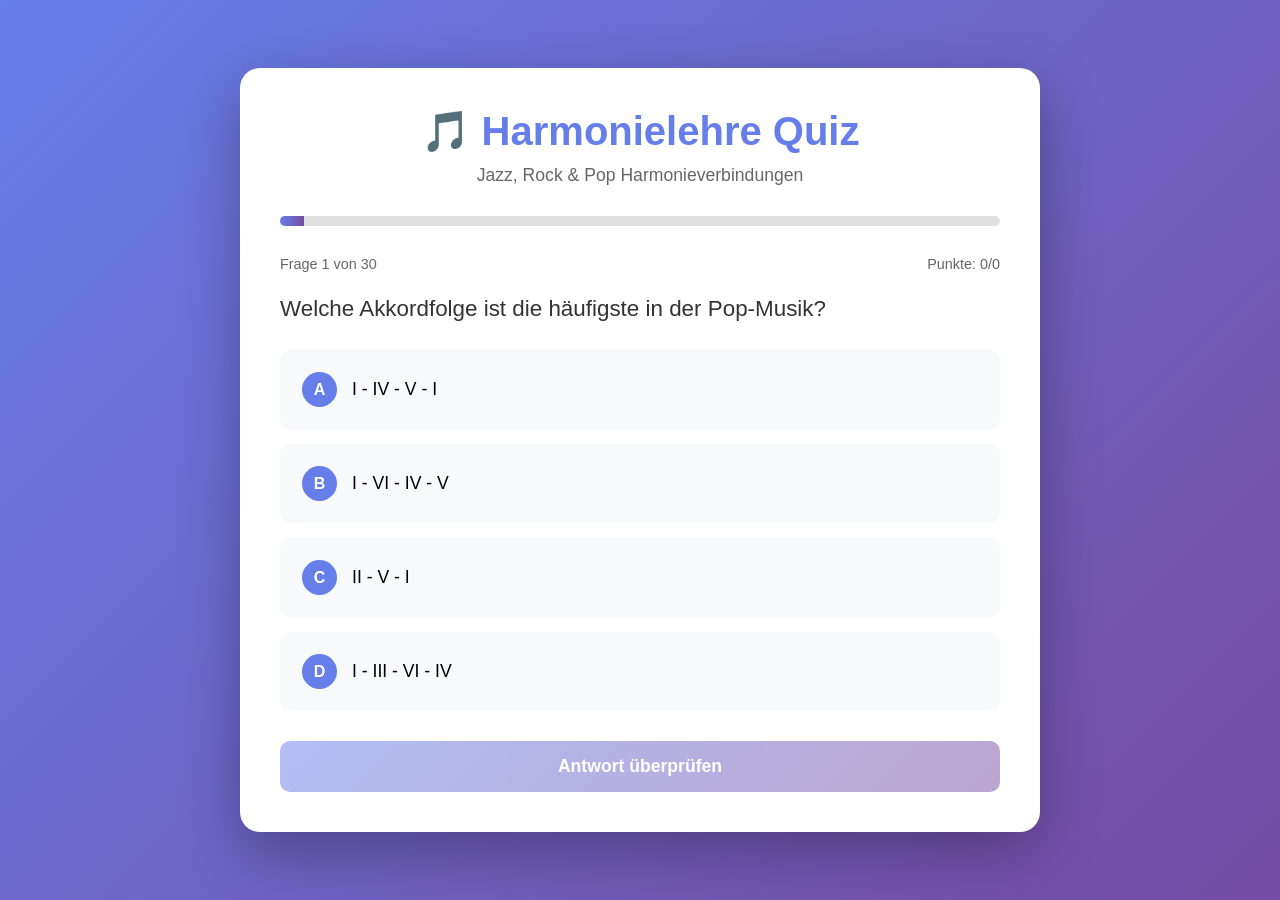
<file: index7.html>
<!DOCTYPE html>
<html lang="de">
<head>
    <meta charset="UTF-8">
    <meta name="viewport" content="width=device-width, initial-scale=1.0">
    <title>Harmonielehre Quiz - Jazz/Rock/Pop</title>
    <style>
        * {
            margin: 0;
            padding: 0;
            box-sizing: border-box;
        }

        body {
            font-family: 'Segoe UI', Tahoma, Geneva, Verdana, sans-serif;
            background: linear-gradient(135deg, #667eea 0%, #764ba2 100%);
            min-height: 100vh;
            display: flex;
            justify-content: center;
            align-items: center;
            padding: 20px;
        }

        .container {
            background: white;
            border-radius: 20px;
            box-shadow: 0 20px 60px rgba(0,0,0,0.3);
            max-width: 800px;
            width: 100%;
            padding: 40px;
        }

        .header {
            text-align: center;
            margin-bottom: 30px;
        }

        .header h1 {
            color: #667eea;
            font-size: 2.5em;
            margin-bottom: 10px;
        }

        .header p {
            color: #666;
            font-size: 1.1em;
        }

        .progress-bar {
            width: 100%;
            height: 10px;
            background: #e0e0e0;
            border-radius: 10px;
            margin-bottom: 30px;
            overflow: hidden;
        }

        .progress-fill {
            height: 100%;
            background: linear-gradient(90deg, #667eea, #764ba2);
            width: 0%;
            transition: width 0.3s ease;
        }

        .question-info {
            display: flex;
            justify-content: space-between;
            margin-bottom: 20px;
            color: #666;
            font-size: 0.9em;
        }

        .question-container {
            margin-bottom: 30px;
        }

        .question {
            font-size: 1.4em;
            color: #333;
            margin-bottom: 25px;
            line-height: 1.5;
            font-weight: 500;
        }

        .options {
            display: flex;
            flex-direction: column;
            gap: 15px;
        }

        .option {
            background: #f8f9fa;
            padding: 20px;
            border-radius: 10px;
            cursor: pointer;
            transition: all 0.3s ease;
            border: 2px solid transparent;
            display: flex;
            align-items: center;
            gap: 15px;
        }

        .option:hover {
            background: #e9ecef;
            transform: translateX(5px);
        }

        .option.selected {
            background: #e3e8ff;
            border-color: #667eea;
        }

        .option.correct {
            background: #d4edda;
            border-color: #28a745;
        }

        .option.incorrect {
            background: #f8d7da;
            border-color: #dc3545;
        }

        .option-letter {
            background: #667eea;
            color: white;
            width: 35px;
            height: 35px;
            border-radius: 50%;
            display: flex;
            align-items: center;
            justify-content: center;
            font-weight: bold;
            flex-shrink: 0;
        }

        .option.correct .option-letter {
            background: #28a745;
        }

        .option.incorrect .option-letter {
            background: #dc3545;
        }

        .option-text {
            flex: 1;
            font-size: 1.1em;
        }

        .buttons {
            display: flex;
            gap: 15px;
            margin-top: 30px;
        }

        .btn {
            flex: 1;
            padding: 15px 30px;
            border: none;
            border-radius: 10px;
            font-size: 1.1em;
            cursor: pointer;
            transition: all 0.3s ease;
            font-weight: 600;
        }

        .btn-primary {
            background: linear-gradient(135deg, #667eea, #764ba2);
            color: white;
        }

        .btn-primary:hover:not(:disabled) {
            transform: translateY(-2px);
            box-shadow: 0 5px 15px rgba(102, 126, 234, 0.4);
        }

        .btn-primary:disabled {
            opacity: 0.5;
            cursor: not-allowed;
        }

        .btn-secondary {
            background: #6c757d;
            color: white;
        }

        .btn-secondary:hover {
            background: #5a6268;
        }

        .result-container {
            text-align: center;
            display: none;
        }

        .result-container.active {
            display: block;
        }

        .score-circle {
            width: 200px;
            height: 200px;
            border-radius: 50%;
            background: linear-gradient(135deg, #667eea, #764ba2);
            color: white;
            display: flex;
            flex-direction: column;
            align-items: center;
            justify-content: center;
            margin: 30px auto;
            box-shadow: 0 10px 30px rgba(102, 126, 234, 0.4);
        }

        .score-circle .score {
            font-size: 3em;
            font-weight: bold;
        }

        .score-circle .total {
            font-size: 1.2em;
            opacity: 0.9;
        }

        .result-message {
            font-size: 1.5em;
            color: #333;
            margin: 20px 0;
        }

        .result-details {
            background: #f8f9fa;
            padding: 20px;
            border-radius: 10px;
            margin: 20px 0;
            text-align: left;
        }

        .result-details p {
            margin: 10px 0;
            font-size: 1.1em;
            color: #555;
        }

        .explanation {
            background: #fff3cd;
            border-left: 4px solid #ffc107;
            padding: 15px;
            margin-top: 20px;
            border-radius: 5px;
            display: none;
        }

        .explanation.show {
            display: block;
        }

        .explanation h4 {
            color: #856404;
            margin-bottom: 10px;
        }

        .explanation p {
            color: #856404;
            line-height: 1.6;
        }

        @media (max-width: 600px) {
            .container {
                padding: 20px;
            }

            .header h1 {
                font-size: 1.8em;
            }

            .question {
                font-size: 1.2em;
            }

            .buttons {
                flex-direction: column;
            }
        }
    </style>
</head>
<body>
    <div class="container">
        <div class="header">
            <h1>🎵 Harmonielehre Quiz</h1>
            <p>Jazz, Rock & Pop Harmonieverbindungen</p>
        </div>

        <div id="quiz-container">
            <div class="progress-bar">
                <div class="progress-fill" id="progress"></div>
            </div>

            <div class="question-info">
                <span id="question-number">Frage 1 von 30</span>
                <span id="score-display">Punkte: 0/0</span>
            </div>

            <div class="question-container">
                <div class="question" id="question"></div>
                <div class="options" id="options"></div>
                <div class="explanation" id="explanation"></div>
            </div>

            <div class="buttons">
                <button class="btn btn-primary" id="check-btn" disabled>Antwort überprüfen</button>
                <button class="btn btn-primary" id="next-btn" style="display: none;">Nächste Frage</button>
            </div>
        </div>

        <div class="result-container" id="result-container">
            <h2>Quiz beendet!</h2>
            <div class="score-circle">
                <div class="score" id="final-score">0</div>
                <div class="total">von 30</div>
            </div>
            <div class="result-message" id="result-message"></div>
            <div class="result-details">
                <p>Richtige Antworten: <strong id="correct-count">0</strong></p>
                <p>Falsche Antworten: <strong id="incorrect-count">0</strong></p>
                <p>Erfolgsquote: <strong id="percentage">0%</strong></p>
            </div>
            <button class="btn btn-primary" onclick="location.reload()">Quiz neu starten</button>
        </div>
    </div>

    <script>
        const questions = [
            {
                question: "Welche Akkordfolge ist die häufigste in der Pop-Musik?",
                options: ["I - IV - V - I", "I - VI - IV - V", "II - V - I", "I - III - VI - IV"],
                correct: 1,
                explanation: "Die I-VI-IV-V Progression (z.B. C-Am-F-G) ist eine der beliebtesten Akkordfolgen in der Pop-Musik und wird in unzähligen Songs verwendet."
            },
            {
                question: "Was ist eine II-V-I Verbindung?",
                options: ["Eine Blues-Progression", "Eine Jazz-Kadenz", "Eine Rockballade", "Eine Moll-Tonleiter"],
                correct: 1,
                explanation: "Die II-V-I ist die fundamentale Kadenz im Jazz. In C-Dur wäre das Dm7 - G7 - Cmaj7."
            },
            {
                question: "Welche Funktion hat der Dominant-Septakkord?",
                options: ["Stabil und beruhigend", "Spannungsaufbau zur Tonika", "Neutrale Durchgangsfunktion", "Melodische Verzierung"],
                correct: 1,
                explanation: "Der Dominant-Septakkord (V7) erzeugt Spannung, die zur Auflösung in die Tonika (I) drängt."
            },
            {
                question: "Was bedeutet 'Axis Progression' im Pop?",
                options: ["I - V - VI - IV", "I - IV - I - V", "VI - IV - I - V", "IV - I - V - VI"],
                correct: 0,
                explanation: "Die Axis Progression I-V-VI-IV (z.B. C-G-Am-F) ist extrem populär und wird in Songs wie 'Let it Be' oder 'No Woman No Cry' verwendet."
            },
            {
                question: "Welcher Akkord wird häufig als Ersatz für die Dominante verwendet?",
                options: ["Subdominante", "Tritonus-Substitution", "Mediante", "Tonika-Parallele"],
                correct: 1,
                explanation: "Die Tritonus-Substitution ersetzt die Dominante durch einen Akkord eine übermäßige Quarte entfernt (z.B. Db7 statt G7 in C-Dur)."
            },
            {
                question: "Was ist die '50s Progression'?",
                options: ["I - VI - IV - V", "I - IV - V - IV", "I - V - VI - IV", "VI - IV - I - V"],
                correct: 0,
                explanation: "Die I-VI-IV-V (z.B. C-Am-F-G) war in den 1950er Jahren extrem populär, daher der Name '50s Progression' oder 'Doo-Wop Changes'."
            },
            {
                question: "Welche Funktion hat die Subdominante (IV)?",
                options: ["Auflösung", "Spannung", "Vorbereitung der Dominante", "Modulationspunkt"],
                correct: 2,
                explanation: "Die Subdominante bereitet typischerweise die Dominante vor und bewegt sich weg von der Tonika."
            },
            {
                question: "Was ist ein 'Turnaround' im Jazz?",
                options: ["Ein Ritardando", "Eine Schlussakkordfolge", "Eine Überleitung zum Anfang", "Ein Tempo-Wechsel"],
                correct: 2,
                explanation: "Ein Turnaround ist eine kurze Akkordfolge (oft I-VI-II-V), die zurück zum Anfang eines Songformulars führt."
            },
            {
                question: "Welche Progression ist typisch für den Blues?",
                options: ["I - IV - V über 12 Takte", "I - VI - II - V", "I - III - VI - IV", "II - V - I"],
                correct: 0,
                explanation: "Die 12-Takt-Blues-Form basiert hauptsächlich auf I, IV und V (z.B. C7-F7-G7 in C-Blues)."
            },
            {
                question: "Was ist eine 'Modal Interchange'?",
                options: ["Tempowechsel", "Akkorde aus paralleler Tonart", "Rhythmuswechsel", "Melodietransposition"],
                correct: 1,
                explanation: "Modal Interchange bedeutet, Akkorde aus der parallelen Moll- oder Dur-Tonart zu verwenden (z.B. Fm in C-Dur)."
            },
            {
                question: "Welche Akkordfolge wird 'Andalusische Kadenz' genannt?",
                options: ["I - bVII - bVI - V", "I - IV - V - I", "I - VI - IV - V", "IV - I - V - I"],
                correct: 0,
                explanation: "Die Andalusische Kadenz (I-bVII-bVI-V, z.B. Am-G-F-E) stammt aus der spanischen Musik und ist in Rock und Metal sehr beliebt."
            },
            {
                question: "Was ist die 'Circle of Fifths Progression'?",
                options: ["Zufällige Akkordfolge", "Akkorde in Quintabständen", "Nur Dur-Akkorde", "Nur Moll-Akkorde"],
                correct: 1,
                explanation: "Akkorde bewegen sich in Quintschritten abwärts (z.B. C-F-Bb-Eb), eine kraftvolle harmonische Bewegung."
            },
            {
                question: "Welcher Akkord wird oft als VI in Dur verwendet?",
                options: ["Moll-Akkord (Moll-Parallele)", "Dur-Akkord", "Verminderter Akkord", "Übermäßiger Akkord"],
                correct: 0,
                explanation: "Die VI Stufe in Dur ist typischerweise ein Moll-Akkord (z.B. Am in C-Dur) und wird als Tonika-Parallele bezeichnet."
            },
            {
                question: "Was ist ein 'Deceptive Cadence'?",
                options: ["V - I", "V - VI", "IV - I", "II - V"],
                correct: 1,
                explanation: "Die Trugschluss-Kadenz (V-VI, z.B. G-Am in C-Dur) täuscht eine Auflösung zur Tonika vor, geht aber zur VI."
            },
            {
                question: "Welche Progression ist typisch für viele Beatles-Songs?",
                options: ["I - bVII - IV", "I - V - VI - IV", "I - IV - V - IV", "Alle genannten"],
                correct: 3,
                explanation: "Die Beatles verwendeten verschiedene Progressionen innovativ, einschließlich der bVII (aus Modal Interchange) und klassische Pop-Progressionen."
            },
            {
                question: "Was bedeutet 'Backdoor Progression'?",
                options: ["bVII - IV - I", "V - I", "II - V - I", "IV - V - I"],
                correct: 0,
                explanation: "Die Backdoor Progression (bVII-IV-I, z.B. Bb-F-C) ist eine alternative Auflösung zur Tonika, populär im Jazz."
            },
            {
                question: "Welcher Akkord ist die Dominante in C-Dur?",
                options: ["F", "G", "Am", "Dm"],
                correct: 1,
                explanation: "Die V Stufe (Dominante) in C-Dur ist G, oft als G7 mit Septime gespielt."
            },
            {
                question: "Was ist eine 'Plagale Kadenz'?",
                options: ["V - I", "IV - I", "II - I", "VI - I"],
                correct: 1,
                explanation: "Die plagale Kadenz IV-I (z.B. F-C) wird auch 'Amen-Kadenz' genannt, da sie oft in Kirchenmusik verwendet wird."
            },
            {
                question: "Welche Akkordfolge nennt man 'Royal Road Progression' (Japan)?",
                options: ["IV - V - III - VI", "I - V - VI - III - IV - I - IV - V", "I - IV - V - I", "VI - IV - V - I"],
                correct: 1,
                explanation: "Die 'Royal Road' (I-V-VI-III-IV-I-IV-V) ist in japanischer Popmusik extrem populär."
            },
            {
                question: "Was ist ein 'Chromatic Mediant'?",
                options: ["Halbtonschritt", "Akkord mit gemeinsamen Tönen, aber fremder Tonart", "Septakkord", "Mollakkord"],
                correct: 1,
                explanation: "Chromatische Mediante sind Akkorde im Terzabstand mit gemeinsamen Tönen (z.B. C-Dur zu E-Dur oder Ab-Dur)."
            },
            {
                question: "Welche Progression ist typisch für Motown-Songs?",
                options: ["I - II - III - IV", "I - bIII - IV - V", "I - IV - I - V", "VI - IV - I - V"],
                correct: 1,
                explanation: "Motown nutzte oft die I-bIII-IV-V Progression mit charakteristischem Groove."
            },
            {
                question: "Was ist die 'Sensitive Female Chord Progression'?",
                options: ["VI - IV - I - V", "I - V - VI - IV", "I - III - IV - IV", "II - V - I"],
                correct: 0,
                explanation: "Die VI-IV-I-V (z.B. Am-F-C-G) wird oft in emotionalen Pop-Songs verwendet."
            },
            {
                question: "Welche Funktion hat ein Sus4-Akkord?",
                options: ["Spannung und Verzögerung", "Schlussakkord", "Modulationspunkt", "Basis-Harmonie"],
                correct: 0,
                explanation: "Der Sus4-Akkord (z.B. Csus4) erzeugt Spannung durch Verzögerung der Terz und löst sich typischerweise zum Dur- oder Moll-Akkord auf."
            },
            {
                question: "Was ist ein 'Secondary Dominant'?",
                options: ["V von V", "IV von I", "II von VI", "Alle genannten"],
                correct: 3,
                explanation: "Sekundärdominanten sind Dominanten zu Akkorden außer der Tonika (z.B. D7 als V/V in C-Dur führt zu G)."
            },
            {
                question: "Welche Progression verwendet 'Wonderwall' von Oasis?",
                options: ["I - V - VI - IV", "Em7 - G - Dsus4 - A7sus4", "I - IV - V - I", "VI - IV - I - V"],
                correct: 1,
                explanation: "Wonderwall nutzt die Progression Em7-G-Dsus4-A7sus4, eine Variation der populären Axis-Progression."
            },
            {
                question: "Was ist die 'Mixolydian Vamp'?",
                options: ["I - bVII", "I - V", "I - IV", "V - IV"],
                correct: 0,
                explanation: "Die Mixolydian Vamp (I-bVII, z.B. C-Bb) nutzt die abgeflachte Septime und ist typisch für Rock und Folk."
            },
            {
                question: "Welche Akkordfolge ist typisch für lateinamerikanische Musik?",
                options: ["I - IV - V", "Im - IV - V", "Im - bVII - bVI - V", "I - bIII - IV"],
                correct: 2,
                explanation: "Die Im-bVII-bVI-V Progression ist charakteristisch für lateinamerikanische und spanische Musik."
            },
            {
                question: "Was bedeutet 'I - IV - bVII - IV' im Rock?",
                options: ["Blues-Schema", "Mixolydische Rock-Progression", "Jazz-Turnaround", "Klassische Kadenz"],
                correct: 1,
                explanation: "Diese Progression (z.B. C-F-Bb-F) nutzt die mixolydische Tonleiter und ist im Rock sehr verbreitet."
            },
            {
                question: "Welche Funktion hat die Mediante (III) in Moll?",
                options: ["Relative Dur-Tonart", "Dominante", "Subdominante", "Durchgang"],
                correct: 0,
                explanation: "Die III Stufe in Moll ist die relative Dur-Tonart (z.B. C-Dur ist die III von A-Moll)."
            },
            {
                question: "Was ist die 'Diatonic Cycle'?",
                options: ["Alle 7 Akkorde einer Tonleiter", "Nur Dur-Akkorde", "12-Takt-Blues", "Quintenzirkel"],
                correct: 0,
                explanation: "Der diatonische Zyklus durchläuft alle sieben Stufen einer diatonischen Tonleiter (z.B. C-Dm-Em-F-G-Am-Bdim-C)."
            }
        ];

        let currentQuestion = 0;
        let score = 0;
        let selectedAnswer = null;
        let answered = false;

        const questionEl = document.getElementById('question');
        const optionsEl = document.getElementById('options');
        const checkBtn = document.getElementById('check-btn');
        const nextBtn = document.getElementById('next-btn');
        const progressEl = document.getElementById('progress');
        const questionNumberEl = document.getElementById('question-number');
        const scoreDisplayEl = document.getElementById('score-display');
        const explanationEl = document.getElementById('explanation');
        const quizContainer = document.getElementById('quiz-container');
        const resultContainer = document.getElementById('result-container');

        function loadQuestion() {
            const question = questions[currentQuestion];
            questionEl.textContent = question.question;
            optionsEl.innerHTML = '';
            explanationEl.classList.remove('show');
            answered = false;
            selectedAnswer = null;
            checkBtn.disabled = true;
            checkBtn.style.display = 'block';
            nextBtn.style.display = 'none';

            const letters = ['A', 'B', 'C', 'D'];
            question.options.forEach((option, index) => {
                const optionDiv = document.createElement('div');
                optionDiv.className = 'option';
                optionDiv.innerHTML = `
                    <div class="option-letter">${letters[index]}</div>
                    <div class="option-text">${option}</div>
                `;
                optionDiv.onclick = () => selectOption(index);
                optionsEl.appendChild(optionDiv);
            });

            updateProgress();
        }

        function selectOption(index) {
            if (answered) return;

            document.querySelectorAll('.option').forEach(opt => {
                opt.classList.remove('selected');
            });

            document.querySelectorAll('.option')[index].classList.add('selected');
            selectedAnswer = index;
            checkBtn.disabled = false;
        }

        function checkAnswer() {
            if (selectedAnswer === null || answered) return;

            answered = true;
            const question = questions[currentQuestion];
            const options = document.querySelectorAll('.option');

            options.forEach((option, index) => {
                if (index === question.correct) {
                    option.classList.add('correct');
                } else if (index === selectedAnswer && index !== question.correct) {
                    option.classList.add('incorrect');
                }
                option.style.cursor = 'default';
            });

            if (selectedAnswer === question.correct) {
                score++;
            }

            // Show explanation
            explanationEl.innerHTML = `
                <h4>Erklärung:</h4>
                <p>${question.explanation}</p>
            `;
            explanationEl.classList.add('show');

            checkBtn.style.display = 'none';
            nextBtn.style.display = 'block';
            updateProgress();
        }

        function nextQuestion() {
            currentQuestion++;
            if (currentQuestion < questions.length) {
                loadQuestion();
            } else {
                showResults();
            }
        }

        function updateProgress() {
            const progress = ((currentQuestion + 1) / questions.length) * 100;
            progressEl.style.width = progress + '%';
            questionNumberEl.textContent = `Frage ${currentQuestion + 1} von ${questions.length}`;
            scoreDisplayEl.textContent = `Punkte: ${score}/${currentQuestion + (answered ? 1 : 0)}`;
        }

        function showResults() {
            quizContainer.style.display = 'none';
            resultContainer.classList.add('active');

            const percentage = Math.round((score / questions.length) * 100);
            document.getElementById('final-score').textContent = score;
            document.getElementById('correct-count').textContent = score;
            document.getElementById('incorrect-count').textContent = questions.length - score;
            document.getElementById('percentage').textContent = percentage + '%';

            let message = '';
            if (percentage >= 90) {
                message = '🎉 Ausgezeichnet! Du bist ein Harmonielehre-Experte!';
            } else if (percentage >= 75) {
                message = '👏 Sehr gut! Du hast ein solides Verständnis!';
            } else if (percentage >= 60) {
                message = '👍 Gut gemacht! Es gibt noch Raum für Verbesserung.';
            } else if (percentage >= 40) {
                message = '📚 Nicht schlecht, aber mehr Übung wäre hilfreich.';
            } else {
                message = '💪 Weiter üben! Die Grundlagen brauchen noch Arbeit.';
            }

            document.getElementById('result-message').textContent = message;
        }

        checkBtn.onclick = checkAnswer;
        nextBtn.onclick = nextQuestion;

        // Initialize
        loadQuestion();
    </script>
</body>
</html>
</file>
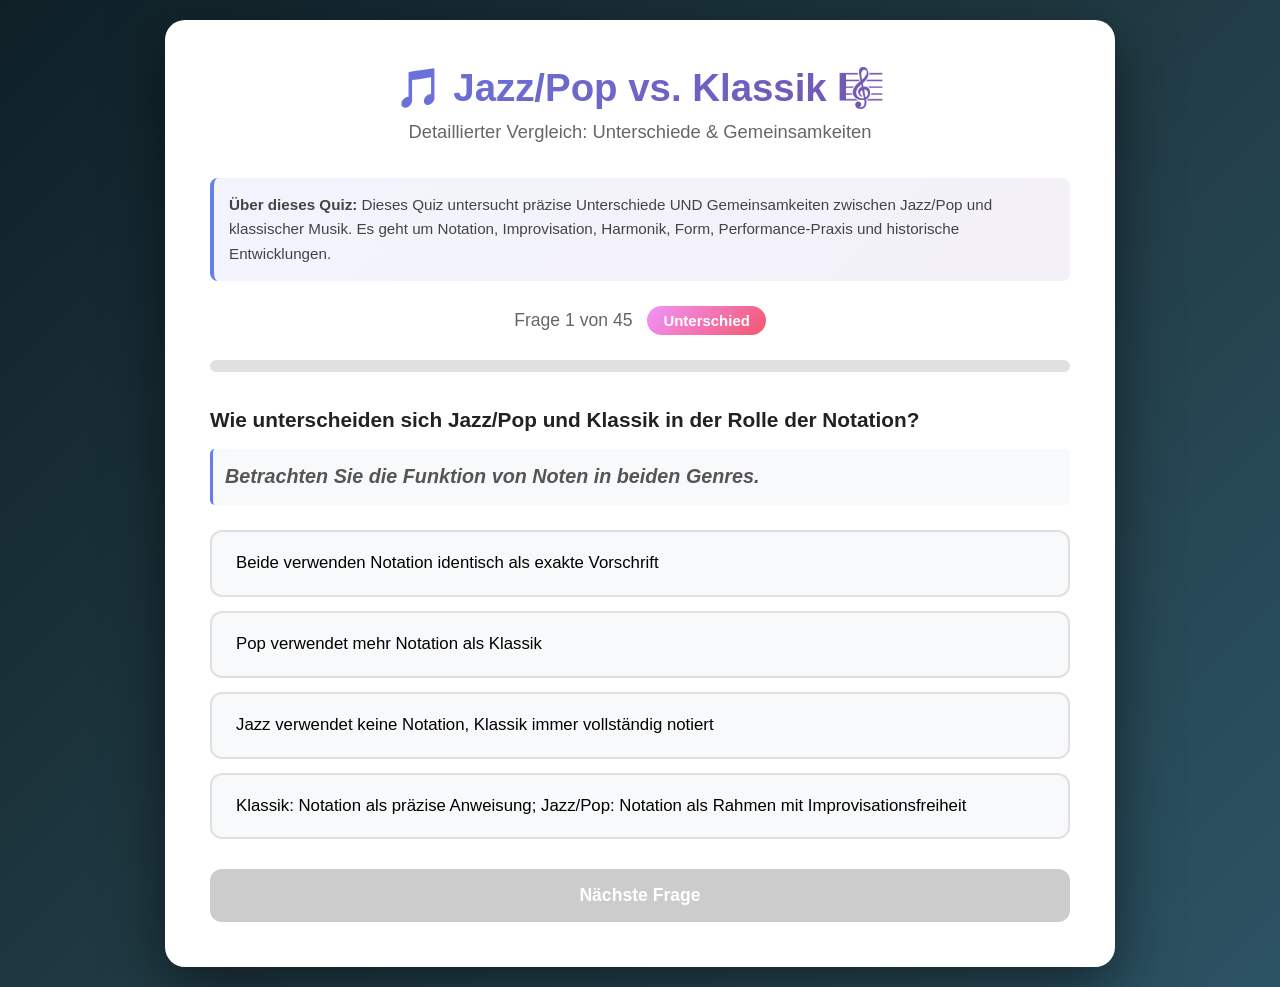
<file: index8.html>
<!DOCTYPE html>
<html lang="de">
<head>
    <meta charset="UTF-8">
    <meta name="viewport" content="width=device-width, initial-scale=1.0">
    <title>Jazz/Pop vs. Klassik - Detaillierter Vergleich</title>
    <style>
        * {
            margin: 0;
            padding: 0;
            box-sizing: border-box;
        }

        body {
            font-family: 'Segoe UI', Tahoma, Geneva, Verdana, sans-serif;
            background: linear-gradient(135deg, #0f2027 0%, #203a43 50%, #2c5364 100%);
            min-height: 100vh;
            display: flex;
            justify-content: center;
            align-items: center;
            padding: 20px;
        }

        .container {
            background: white;
            border-radius: 20px;
            box-shadow: 0 20px 60px rgba(0, 0, 0, 0.5);
            max-width: 950px;
            width: 100%;
            padding: 45px;
        }

        h1 {
            background: linear-gradient(135deg, #667eea 0%, #764ba2 100%);
            -webkit-background-clip: text;
            -webkit-text-fill-color: transparent;
            background-clip: text;
            text-align: center;
            margin-bottom: 10px;
            font-size: 2.4em;
        }

        .subtitle {
            text-align: center;
            color: #666;
            margin-bottom: 35px;
            font-size: 1.15em;
            font-weight: 500;
        }

        .info-box {
            background: linear-gradient(135deg, #667eea15 0%, #764ba215 100%);
            border-left: 4px solid #667eea;
            padding: 15px;
            margin-bottom: 25px;
            border-radius: 8px;
        }

        .info-box p {
            color: #444;
            line-height: 1.6;
            font-size: 0.95em;
        }

        .quiz-info {
            text-align: center;
            margin-bottom: 25px;
            color: #666;
            font-size: 1.1em;
        }

        .category-badge {
            display: inline-block;
            padding: 6px 16px;
            border-radius: 20px;
            font-size: 0.85em;
            font-weight: 600;
            margin-left: 10px;
            color: white;
        }

        .cat-unterschied {
            background: linear-gradient(135deg, #f093fb 0%, #f5576c 100%);
        }

        .cat-gemeinsamkeit {
            background: linear-gradient(135deg, #4facfe 0%, #00f2fe 100%);
        }

        .cat-nuance {
            background: linear-gradient(135deg, #fa709a 0%, #fee140 100%);
        }

        .cat-technik {
            background: linear-gradient(135deg, #30cfd0 0%, #330867 100%);
        }

        .cat-praxis {
            background: linear-gradient(135deg, #a8edea 0%, #fed6e3 100%);
            color: #333;
        }

        .cat-geschichte {
            background: linear-gradient(135deg, #ff9a9e 0%, #fecfef 100%);
            color: #333;
        }

        .progress-bar {
            width: 100%;
            height: 12px;
            background: #e0e0e0;
            border-radius: 6px;
            margin-bottom: 30px;
            overflow: hidden;
        }

        .progress-fill {
            height: 100%;
            background: linear-gradient(90deg, #667eea 0%, #764ba2 100%);
            width: 0%;
            transition: width 0.3s ease;
        }

        .question-container {
            margin-bottom: 30px;
        }

        .question {
            font-size: 1.3em;
            color: #222;
            margin-bottom: 25px;
            font-weight: 600;
            line-height: 1.7;
        }

        .question-context {
            font-size: 0.95em;
            color: #555;
            font-style: italic;
            margin-top: 12px;
            padding: 12px;
            background: #f8f9fa;
            border-left: 3px solid #667eea;
            border-radius: 5px;
            line-height: 1.6;
        }

        .options {
            display: flex;
            flex-direction: column;
            gap: 14px;
        }

        .option {
            background: #f8f9fa;
            border: 2px solid #e0e0e0;
            border-radius: 12px;
            padding: 18px 24px;
            cursor: pointer;
            transition: all 0.3s ease;
            font-size: 1.05em;
            line-height: 1.6;
        }

        .option:hover {
            background: #e8eeff;
            border-color: #667eea;
            transform: translateX(5px);
            box-shadow: 0 4px 12px rgba(102, 126, 234, 0.15);
        }

        .option.selected {
            background: linear-gradient(135deg, #667eea 0%, #764ba2 100%);
            color: white;
            border-color: #667eea;
        }

        .option.correct {
            background: linear-gradient(135deg, #4caf50 0%, #45a049 100%);
            color: white;
            border-color: #4caf50;
        }

        .option.incorrect {
            background: linear-gradient(135deg, #f44336 0%, #e53935 100%);
            color: white;
            border-color: #f44336;
        }

        .option.disabled {
            cursor: not-allowed;
            opacity: 0.7;
        }

        .buttons {
            display: flex;
            gap: 15px;
            margin-top: 30px;
        }

        button {
            flex: 1;
            padding: 16px 32px;
            font-size: 1.1em;
            border: none;
            border-radius: 12px;
            cursor: pointer;
            transition: all 0.3s ease;
            font-weight: 600;
        }

        .btn-next {
            background: linear-gradient(135deg, #667eea 0%, #764ba2 100%);
            color: white;
        }

        .btn-next:hover {
            transform: translateY(-2px);
            box-shadow: 0 6px 20px rgba(102, 126, 234, 0.4);
        }

        .btn-next:disabled {
            background: #ccc;
            cursor: not-allowed;
            transform: none;
        }

        .result-container {
            text-align: center;
            display: none;
        }

        .result-container.show {
            display: block;
        }

        .score {
            font-size: 4.5em;
            background: linear-gradient(135deg, #667eea 0%, #764ba2 100%);
            -webkit-background-clip: text;
            -webkit-text-fill-color: transparent;
            background-clip: text;
            font-weight: bold;
            margin: 30px 0;
        }

        .result-message {
            font-size: 1.5em;
            color: #333;
            margin-bottom: 30px;
            font-weight: 500;
        }

        .result-details {
            background: #f8f9fa;
            padding: 28px;
            border-radius: 12px;
            margin: 20px 0;
            text-align: left;
        }

        .result-details p {
            margin: 12px 0;
            font-size: 1.1em;
            color: #444;
        }

        .category-results {
            margin-top: 25px;
            padding-top: 25px;
            border-top: 2px solid #ddd;
        }

        .category-item {
            margin: 10px 0;
            padding: 12px 15px;
            background: white;
            border-radius: 8px;
            display: flex;
            justify-content: space-between;
            align-items: center;
            box-shadow: 0 2px 8px rgba(0,0,0,0.05);
        }

        .category-name {
            font-weight: 600;
            color: #333;
        }

        .category-score {
            color: #667eea;
            font-weight: 600;
        }

        .btn-restart {
            background: linear-gradient(135deg, #667eea 0%, #764ba2 100%);
            color: white;
            padding: 16px 50px;
            font-size: 1.2em;
            border: none;
            border-radius: 12px;
            cursor: pointer;
            transition: all 0.3s ease;
            margin-top: 20px;
        }

        .btn-restart:hover {
            transform: translateY(-2px);
            box-shadow: 0 6px 20px rgba(102, 126, 234, 0.4);
        }

        .feedback {
            margin-top: 22px;
            padding: 20px;
            border-radius: 12px;
            font-size: 1.05em;
            display: none;
            line-height: 1.7;
        }

        .feedback.show {
            display: block;
        }

        .feedback.correct {
            background: linear-gradient(135deg, #e8f5e9 0%, #c8e6c9 100%);
            color: #2e7d32;
            border: 2px solid #4caf50;
        }

        .feedback.incorrect {
            background: linear-gradient(135deg, #ffebee 0%, #ffcdd2 100%);
            color: #c62828;
            border: 2px solid #f44336;
        }

        .feedback strong {
            display: block;
            margin-bottom: 10px;
            font-size: 1.15em;
        }

        .comparison-highlight {
            background: #fff3cd;
            padding: 2px 6px;
            border-radius: 3px;
            font-weight: 600;
        }

        @media (max-width: 600px) {
            .container {
                padding: 25px;
            }

            h1 {
                font-size: 1.8em;
            }

            .subtitle {
                font-size: 1em;
            }

            .question {
                font-size: 1.15em;
            }

            .option {
                font-size: 0.95em;
                padding: 14px 18px;
            }
        }
    </style>
</head>
<body>
    <div class="container">
        <h1>🎵 Jazz/Pop vs. Klassik 🎼</h1>
        <div class="subtitle">Detaillierter Vergleich: Unterschiede & Gemeinsamkeiten</div>
        
        <div class="info-box">
            <p><strong>Über dieses Quiz:</strong> Dieses Quiz untersucht präzise Unterschiede UND Gemeinsamkeiten zwischen Jazz/Pop und klassischer Musik. Es geht um Notation, Improvisation, Harmonik, Form, Performance-Praxis und historische Entwicklungen.</p>
        </div>
        
        <div class="quiz-container">
            <div class="quiz-info">
                <p>Frage <span id="current-question">1</span> von <span id="total-questions">45</span>
                <span class="category-badge" id="category-badge">Kategorie</span>
                </p>
            </div>
            
            <div class="progress-bar">
                <div class="progress-fill" id="progress"></div>
            </div>
            
            <div class="question-container">
                <div class="question" id="question"></div>
                <div class="options" id="options"></div>
                <div class="feedback" id="feedback"></div>
            </div>
            
            <div class="buttons">
                <button class="btn-next" id="next-btn" disabled>Nächste Frage</button>
            </div>
        </div>

        <div class="result-container" id="result-container">
            <h2>Quiz Abgeschlossen! 🎊</h2>
            <div class="score" id="score"></div>
            <div class="result-message" id="result-message"></div>
            <div class="result-details">
                <p><strong>Richtig beantwortet:</strong> <span id="correct-count"></span></p>
                <p><strong>Falsch beantwortet:</strong> <span id="incorrect-count"></span></p>
                <p><strong>Genauigkeit:</strong> <span id="accuracy"></span>%</p>
                <div class="category-results">
                    <p><strong>Leistung nach Themenbereich:</strong></p>
                    <div id="category-breakdown"></div>
                </div>
            </div>
            <button class="btn-restart" id="restart-btn">Quiz neu starten</button>
        </div>
    </div>

    <script>
        const quizData = [
            // NOTATION & SCHRIFTLICHKEIT
            {
                question: "Wie unterscheiden sich Jazz/Pop und Klassik in der Rolle der Notation?",
                context: "Betrachten Sie die Funktion von Noten in beiden Genres.",
                options: [
                    "Beide verwenden Notation identisch als exakte Vorschrift",
                    "Pop verwendet mehr Notation als Klassik",
                    "Jazz verwendet keine Notation, Klassik immer vollständig notiert",
                    "Klassik: Notation als präzise Anweisung; Jazz/Pop: Notation als Rahmen mit Improvisationsfreiheit"
                ],
                correct: 3,
                category: "Unterschied",
                explanation: "In der Klassik ist die Notation eine <span class='comparison-highlight'>präzise Vorschrift</span> für die Interpretation. In Jazz/Pop dient sie oft als <span class='comparison-highlight'>Gerüst</span> (Lead Sheet mit Akkordfolgen), das Raum für Improvisation und individuelle Interpretation lässt. Beide nutzen Notation, aber mit unterschiedlichem Verbindlichkeitsgrad."
            },
            {
                question: "Welche Gemeinsamkeit teilen Jazz/Pop und Klassik bezüglich Notation?",
                options: [
                    "Beide notieren nie Dynamik",
                    "Beide verwenden das gleiche westliche Notationssystem mit 5 Linien",
                    "Beide verwenden ausschließlich Tabulaturen",
                    "Beide verzichten komplett auf geschriebene Noten"
                ],
                correct: 1,
                category: "Gemeinsamkeit",
                explanation: "Eine wichtige <span class='comparison-highlight'>Gemeinsamkeit</span>: Beide Genres nutzen das traditionelle westliche Notensystem mit 5 Linien, Notenschlüsseln, Takt- und Tonartangaben. Dies ermöglicht gegenseitiges Verständnis und Austausch zwischen den Genres."
            },
            {
                question: "Was ist ein wesentlicher Unterschied in der Detailgenauigkeit der Notation?",
                options: [
                    "Pop verzichtet komplett auf Notenschrift",
                    "Klassik notiert oft Artikulation, Dynamik, Tempo präzise; Jazz/Pop oft nur Melodie + Akkorde",
                    "Jazz notiert mehr Details als Klassik",
                    "Beide notieren immer gleich detailliert"
                ],
                correct: 1,
                category: "Unterschied",
                explanation: "Klassische Partituren enthalten <span class='comparison-highlight'>detaillierte Angaben</span> zu Artikulation (staccato, legato), Dynamik (pp-ff), Phrasierung, Fingersätzen. Jazz/Pop-Charts (Lead Sheets) zeigen oft nur <span class='comparison-highlight'>Melodie und Akkordsymbole</span>, der Rest wird vom Musiker gestaltet."
            },

            // IMPROVISATION
            {
                question: "Wie unterscheidet sich die Rolle der Improvisation?",
                options: [
                    "Klassik improvisiert mehr als Jazz",
                    "Keine der beiden Richtungen improvisiert",
                    "Jazz/Pop: zentral und erwartet; Klassik: historisch vorhanden, heute meist nicht praktiziert",
                    "Beide improvisieren gleich viel"
                ],
                correct: 2,
                category: "Unterschied",
                explanation: "Im Jazz ist Improvisation <span class='comparison-highlight'>Kern der Kunstform</span> - Soli über Akkordfolgen sind essenziell. In der Klassik gab es Improvisationstradition (Bach, Mozart, Liszt), heute wird aber meist <span class='comparison-highlight'>streng nach Noten</span> gespielt. Historisch gesehen ist dies ein kultureller Wandel, kein absoluter Gegensatz."
            },
            {
                question: "Welche Gemeinsamkeit existiert bezüglich Improvisation historisch?",
                options: [
                    "Nur Jazz hat Improvisation erfunden",
                    "Improvisation ist in Klassik verboten",
                    "Beide Traditionen hatten/haben Improvisationspraktiken",
                    "Keine der beiden hat jemals improvisiert"
                ],
                correct: 2,
                category: "Gemeinsamkeit",
                explanation: "<span class='comparison-highlight'>Wichtige Gemeinsamkeit</span>: Barock- und Klassik-Meister (Bach, Mozart, Beethoven) waren brillante Improvisatoren. Kadenzen in Konzerten waren Improvisationsräume. Jazz führt diese Tradition fort. Der Unterschied ist eher <span class='comparison-highlight'>zeitlich</span> als grundsätzlich."
            },
            {
                question: "Was ist der Unterschied in der Art der Improvisation?",
                options: [
                    "Jazz improvisiert nur rhythmisch",
                    "Kein Unterschied in der Art",
                    "Jazz: über Akkordprogressionen und Skalen; Klassik (historisch): über harmonische Gerüste und Verzierungen",
                    "Klassik improvisiert nur melodisch"
                ],
                correct: 2,
                category: "Nuance",
                explanation: "Jazz-Improvisation basiert auf <span class='comparison-highlight'>Akkordfolgen, Skalen und Modi</span> (Changes). Historische klassische Improvisation nutzte <span class='comparison-highlight'>harmonische Gerüste, Verzierungen und Figurationen</span>. Beide Ansätze sind harmonisch fundiert, aber mit unterschiedlichen Schwerpunkten."
            },

            // HARMONIK
            {
                question: "Wie unterscheidet sich die Harmonik grundlegend?",
                options: [
                    "Jazz verwendet keine Harmonik",
                    "Beide verwenden identische Harmonik",
                    "Klassik ist harmonisch komplexer als Jazz",
                    "Klassik: funktionale Harmonik (T-S-D); Jazz/Pop: erweiterte Akkorde, Quartenschichtungen, Modalität"
                ],
                correct: 3,
                category: "Unterschied",
                explanation: "Klassische Harmonik basiert auf <span class='comparison-highlight'>funktionaler Harmonik</span> (Tonika-Subdominante-Dominante). Jazz erweitert dies mit <span class='comparison-highlight'>Septim-, Non-, Undezim-Akkorden</span>, Alterationen, modaler Harmonik und Quartenschichtungen. Jazz ist harmonisch oft komplexer und chromatischer."
            },
            {
                question: "Welche harmonische Gemeinsamkeit teilen beide?",
                options: [
                    "Beide verwenden ausschließlich Atonalität",
                    "Keine harmonischen Gemeinsamkeiten",
                    "Beide basieren auf dem tonalen System und Dur/Moll-Tonalität",
                    "Beide vermeiden Kadenzen"
                ],
                correct: 2,
                category: "Gemeinsamkeit",
                explanation: "<span class='comparison-highlight'>Fundamentale Gemeinsamkeit</span>: Beide Genres wurzeln im <span class='comparison-highlight'>tonalen System</span> mit Dur/Moll-Tonalität. Selbst komplexe Jazz-Harmonik referenziert Tonika-Dominante-Beziehungen. Die 12-Ton-Chromatik ist die gemeinsame Basis."
            },
            {
                question: "Was ist charakteristisch für Jazz-Harmonik im Vergleich zur klassischen?",
                options: [
                    "Klassik verwendet mehr Dissonanzen",
                    "Jazz harmonisiert einstimmig",
                    "Jazz nutzt häufiger Sekundärdominanten, Substitutionen und erweiterte Akkorde",
                    "Jazz vermeidet Akkorde komplett"
                ],
                correct: 2,
                category: "Unterschied",
                explanation: "Jazz nutzt intensiv <span class='comparison-highlight'>II-V-I-Progressionen, Tritonus-Substitutionen, erweiterte Terzen (9,11,13)</span> und Reharmonisation. Klassik hat klarere funktionale Hierarchien. Jazz-Harmonik ist 'vertikaler' mit mehr simultanen Dissonanzen."
            },
            {
                question: "Welche Rolle spielen Dissonanzen in beiden Genres?",
                options: [
                    "Beide behandeln Dissonanzen identisch",
                    "Jazz verwendet keine Dissonanzen",
                    "Klassik vermeidet Dissonanzen komplett",
                    "Klassik: Dissonanzen werden vorbereitet und aufgelöst; Jazz: Dissonanzen als Farbklänge"
                ],
                correct: 3,
                category: "Nuance",
                explanation: "In der Klassik werden Dissonanzen traditionell <span class='comparison-highlight'>vorbereitet, gehalten und aufgelöst</span> (Vorhaltslehre). Im Jazz sind Dissonanzen oft <span class='comparison-highlight'>Klangfarben ohne Auflösungszwang</span> (maj7, #11, b9). Moderne Klassik (20. Jh.) nähert sich Jazz-Dissonanzbehandlung an."
            },

            // RHYTHMIK & GROOVE
            {
                question: "Was ist der Hauptunterschied in der Rhythmik?",
                options: [
                    "Jazz verwendet keine Rhythmik",
                    "Beide haben identische Rhythmik",
                    "Jazz/Pop: Swing, Synkopen, Off-Beat-Betonung; Klassik: meist metrisch klare Betonung",
                    "Klassik hat mehr Synkopen als Jazz"
                ],
                correct: 2,
                category: "Unterschied",
                explanation: "Jazz zeichnet sich durch <span class='comparison-highlight'>Swing-Feeling, Synkopen, Off-Beat-Akzente</span> aus. Pop nutzt repetitive Grooves. Klassik hat meist <span class='comparison-highlight'>metrisch klarere Strukturen</span> mit Betonung auf Zählzeiten. Ausnahmen: Strawinsky, Bartók nutzten komplexe Rhythmik."
            },
            {
                question: "Welche rhythmische Gemeinsamkeit existiert?",
                options: [
                    "Jazz verwendet keine Taktarten",
                    "Klassik kennt keinen Rhythmus",
                    "Beide verwenden Taktarten und metrische Organisation",
                    "Beide spielen nur ohne Takt"
                ],
                correct: 2,
                category: "Gemeinsamkeit",
                explanation: "<span class='comparison-highlight'>Gemeinsame Basis</span>: Beide nutzen <span class='comparison-highlight'>Taktarten (4/4, 3/4, 6/8 etc.)</span> und metrische Organisation. Die Notation von Rhythmen folgt denselben Prinzipien (Viertelnoten, Achtel, Pausen etc.)."
            },
            {
                question: "Was ist der 'Swing' im Jazz und wie unterscheidet er sich von klassischer Rhythmik?",
                options: [
                    "Klassik kennt nur Swing-Rhythmen",
                    "Swing: ungleiche Achtelteilung (lang-kurz); Klassik: meist gleiche Achtelteilung",
                    "Swing bedeutet sehr langsames Tempo",
                    "Kein Unterschied vorhanden"
                ],
                correct: 1,
                category: "Nuance",
                explanation: "Im Jazz werden Achtel im Swing <span class='comparison-highlight'>ungleich gespielt</span> (etwa Triolenfühlung: lang-kurz-lang-kurz). In der Klassik werden Achtel meist <span class='comparison-highlight'>exakt gleich</span> gespielt. Dies erzeugt das charakteristische 'Grooven' des Jazz."
            },
            {
                question: "Welche Rolle spielt Polyrhythmik?",
                options: [
                    "Nur Jazz nutzt Polyrhythmik",
                    "Beide können Polyrhythmik nutzen, aber mit unterschiedlichen Ursprüngen (Klassik: z.B. 3:2, Jazz: afrikanische Wurzeln)",
                    "Keine von beiden nutzt Polyrhythmik",
                    "Nur Klassik nutzt Polyrhythmik"
                ],
                correct: 1,
                category: "Gemeinsamkeit",
                explanation: "<span class='comparison-highlight'>Beide nutzen Polyrhythmik</span>: Klassik durch Hemiolen (3:2 in Barock/Romantik), Jazz durch afrikanische Wurzeln (Cross-Rhythms, Clave-Patterns). Unterschiedliche kulturelle Quellen, ähnliches Ergebnis."
            },

            // FORM & STRUKTUR
            {
                question: "Wie unterscheiden sich formale Strukturen?",
                options: [
                    "Pop verwendet Sonatenform",
                    "Klassik: komplexe Großformen (Sonate, Fuge); Jazz/Pop: meist kürzere Formen (AABA, 12-Bar Blues)",
                    "Jazz hat längere Formen als Klassik",
                    "Klassik kennt keine Formen"
                ],
                correct: 1,
                category: "Unterschied",
                explanation: "Klassik entwickelte <span class='comparison-highlight'>großdimensionierte Formen</span> (Sonatensatzform, Fuge, Rondo, Variationen). Jazz/Pop bevorzugt <span class='comparison-highlight'>kompaktere Formen</span> (AABA, 12-Bar Blues, Vers-Refrain). Klassische Werke dauern oft 20-60 Minuten, Pop-Songs 3-5 Minuten."
            },
            {
                question: "Welche formale Gemeinsamkeit existiert?",
                options: [
                    "Klassik vermeidet jede Struktur",
                    "Beide nutzen Wiederholung, Kontrast und Variation als Formprinzipien",
                    "Jazz verwendet keine Wiederholungen",
                    "Beide haben keine Formstrukturen"
                ],
                correct: 1,
                category: "Gemeinsamkeit",
                explanation: "<span class='comparison-highlight'>Universelles Formprinzip</span>: Beide nutzen <span class='comparison-highlight'>Wiederholung (A-A), Kontrast (A-B) und Variation (A-A')</span>. AABA im Jazz entspricht der Liedform in Klassik. Das Prinzip 'Exposition-Entwicklung-Wiederkehr' ist übergreifend."
            },
            {
                question: "Was ist charakteristisch für die Formgestaltung in der Performance?",
                options: [
                    "Jazz hält sich strikt an die Form",
                    "Klassik improvisiert die Form",
                    "Klassik: Form ist durch Komposition festgelegt; Jazz: Form wird in Performance durch Soli erweitert",
                    "Beide erweitern die Form identisch"
                ],
                correct: 2,
                category: "Nuance",
                explanation: "In der Klassik ist die Form <span class='comparison-highlight'>komponiert und fixiert</span>. Im Jazz ist das 'Head' (Thema) kurz, aber durch <span class='comparison-highlight'>Solo-Chorus-Runden wird die Form in der Performance erweitert</span> - jede Aufführung kann unterschiedlich lang sein."
            },
            {
                question: "Wie verwenden beide Genres das Variationsprinzip?",
                options: [
                    "Beide variieren identisch",
                    "Jazz variiert nie",
                    "Klassik: systematische thematische Variation; Jazz: Improvisation als spontane Variation",
                    "Klassik kennt keine Variationen"
                ],
                correct: 2,
                category: "Nuance",
                explanation: "Beide nutzen Variation! Klassik: <span class='comparison-highlight'>komponierte Variationswerke</span> (z.B. Goldberg-Variationen). Jazz: <span class='comparison-highlight'>improvisierte Variationen</span> über das Thema (Chorus nach Chorus). Unterschied: geplant vs. spontan."
            },

            // INSTRUMENTIERUNG & KLANG
            {
                question: "Was unterscheidet die Instrumentierung hauptsächlich?",
                options: [
                    "Beide verwenden identische Instrumente",
                    "Jazz nutzt keine modernen Instrumente",
                    "Klassik verwendet mehr E-Gitarren",
                    "Klassik: akustische Orchesterinstrumente; Jazz/Pop: oft Verstärkung, E-Gitarre, Synthesizer"
                ],
                correct: 3,
                category: "Unterschied",
                explanation: "Klassik nutzt traditionell <span class='comparison-highlight'>akustische Instrumente</span> (Streicher, Holz-/Blechbläser, Klavier). Jazz/Pop integriert <span class='comparison-highlight'>verstärkte/elektronische Instrumente</span> (E-Bass, E-Gitarre, Keyboards, Drum-Set). Moderne klassische Musik experimentiert aber auch mit Elektronik."
            },
            {
                question: "Welche Instrumentenfamilie nutzen beide?",
                options: [
                    "Jazz verwendet keine Blasinstrumente",
                    "Beide nutzen Bläser (Saxophon in Jazz, Holz-/Blechbläser in Klassik)",
                    "Klassik kennt keine Bläser",
                    "Keine gemeinsamen Instrumente"
                ],
                correct: 1,
                category: "Gemeinsamkeit",
                explanation: "<span class='comparison-highlight'>Blasinstrumente sind gemeinsam</span>: Trompete, Posaune, Klarinette kommen in beiden vor. Saxophon ist Jazz-typisch, aber Komponisten wie Ravel integrierten es in klassische Werke. Klavier ist in beiden zentral."
            },
            {
                question: "Was ist der Unterschied in der Klangerzeugung?",
                options: [
                    "Keine Unterschiede in der Spielweise",
                    "Klassik nutzt mehr erweiterte Techniken",
                    "Klassik: traditionelle Spieltechniken; Jazz: erweiterte Techniken (Growl, Plunger, Bends)",
                    "Jazz nutzt nur traditionelle Techniken"
                ],
                correct: 2,
                category: "Unterschied",
                explanation: "Jazz entwickelte <span class='comparison-highlight'>spezifische Spielweisen</span>: Growl (Brummen), Plunger-Dämpfer, Bends, Ghost Notes. Klassik nutzt traditionell 'reine' Töne, moderne Klassik (20. Jh.) experimentiert aber mit erweiterten Techniken."
            },
            {
                question: "Welche Rolle spielt das Schlagzeug?",
                options: [
                    "Beide nutzen Schlagzeug identisch",
                    "Jazz/Pop: Drum-Set ist zentral für Groove; Klassik: Pauken/Percussion meist begleitend oder akzentuierend",
                    "Jazz verwendet kein Schlagzeug",
                    "Klassik nutzt mehr Schlagzeug als Jazz"
                ],
                correct: 1,
                category: "Unterschied",
                explanation: "Im Jazz ist das <span class='comparison-highlight'>Drum-Set rhythmisch zentral</span> und interaktiv (Ride-Pattern, Comping). In der Klassik sind <span class='comparison-highlight'>Pauken/Percussion oft akzentuierend</span> oder koloristisch, selten durchgehend präsent. Ausnahme: Moderne Werke."
            },

            // PERFORMANCE-PRAXIS
            {
                question: "Wie unterscheidet sich die Performance-Praxis?",
                options: [
                    "Klassik ist komplett spontan",
                    "Beide sind identisch spontan",
                    "Jazz ist komplett einstudiert",
                    "Klassik: meist einstudiert und reproduziert; Jazz: spontane Interaktion und Improvisation"
                ],
                correct: 3,
                category: "Unterschied",
                explanation: "Klassische Konzerte reproduzieren <span class='comparison-highlight'>einstudierte Interpretationen</span> (Proben, Dirigent). Jazz-Performance ist <span class='comparison-highlight'>spontaner, interaktiver</span> - Musiker hören aufeinander und reagieren. Jede Jazz-Performance ist einzigartig."
            },
            {
                question: "Welche Gemeinsamkeit existiert in der Performance?",
                options: [
                    "Jazz erfordert kein Training",
                    "Beide erfordern hohe technische Virtuosität und jahrelanges Training",
                    "Klassik braucht keine Technik",
                    "Keine technischen Anforderungen"
                ],
                correct: 1,
                category: "Gemeinsamkeit",
                explanation: "<span class='comparison-highlight'>Beide verlangen Exzellenz</span>: Klassik-Musiker trainieren Technik, Interpretation. Jazz-Musiker trainieren Technik, Improvisation, Harmonielehre. Beide benötigen <span class='comparison-highlight'>jahrzehntelanges Studium</span> für Meisterschaft."
            },
            {
                question: "Wie unterscheiden sich Aufführungsorte traditionell?",
                options: [
                    "Beide haben identische Aufführungsorte",
                    "Jazz wird nur in Konzertsälen gespielt",
                    "Klassik: Konzertsäle mit Sitzplätzen; Jazz: Clubs mit Tischbestuhlung, informeller",
                    "Klassik wird nur in Clubs gespielt"
                ],
                correct: 2,
                category: "Unterschied",
                explanation: "Klassik: <span class='comparison-highlight'>formelle Konzertsäle</span> (Stille, Applaus nach Sätzen). Jazz: traditionell <span class='comparison-highlight'>informelle Clubs</span> (Gespräche, Getränke, Applaus nach Soli). Heute gibt es aber Cross-Over: Jazz in Konzertsälen, Klassik in alternativen Räumen."
            },
            {
                question: "Welche Rolle spielt die Publikumsinteraktion?",
                options: [
                    "Jazz-Publikum ist komplett still",
                    "Klassik-Publikum ist interaktiver",
                    "Beide haben identisches Publikumsverhalten",
                    "Klassik: Publikum hört still zu; Jazz/Pop: oft aktive Reaktionen während der Performance"
                ],
                correct: 3,
                category: "Unterschied",
                explanation: "Klassische Konzerte erwarten <span class='comparison-highlight'>Stille und Konzentration</span>. Jazz/Pop erlaubt <span class='comparison-highlight'>Zwischenapplaus, Zurufe ('Yeah!'), Mitwippen</span>. Historisch war aber auch klassische Musik einst interaktiver (Mozart-Zeit)."
            },

            // AUSBILDUNG & LERNPROZESS
            {
                question: "Wie unterscheidet sich die musikalische Ausbildung?",
                options: [
                    "Klassik lernt man nur informell",
                    "Klassik: formale Ausbildung, Konservatorien; Jazz: oft informelles Lernen, Jam Sessions",
                    "Beide haben identische Ausbildungswege",
                    "Jazz hat formalere Ausbildung"
                ],
                correct: 1,
                category: "Unterschied",
                explanation: "Klassik: <span class='comparison-highlight'>strukturierte Ausbildung</span> an Konservatorien, nach Lehrplan. Jazz: traditionell <span class='comparison-highlight'>Meister-Schüler-Prinzip, Learning by Doing</span> in Jam Sessions. Heute gibt es auch Jazz-Studiengänge, aber die Tradition unterscheidet sich."
            },
            {
                question: "Welche Gemeinsamkeit existiert in der Ausbildung?",
                options: [
                    "Klassik braucht keine Technik",
                    "Jazz braucht keine Theorie",
                    "Beide erfordern Gehörbildung, Theorie und instrumentale Technik",
                    "Keine gemeinsamen Ausbildungsinhalte"
                ],
                correct: 2,
                category: "Gemeinsamkeit",
                explanation: "<span class='comparison-highlight'>Beide lehren</span>: Gehörbildung, Musiktheorie, Instrumentaltechnik. Unterschied: Klassik betont Repertoire und Notation, Jazz betont Improvisation und Akkordprogressionen. Beide brauchen <span class='comparison-highlight'>fundierte musikalische Bildung</span>."
            },
            {
                question: "Was ist der Hauptfokus beim Üben?",
                options: [
                    "Beide üben identisch",
                    "Klassik improvisiert beim Üben",
                    "Jazz übt nur nach Noten",
                    "Klassik: Perfektion eines Stücks nach Noten; Jazz: Beherrschung von Skalen, Patterns, Transkriptionen"
                ],
                correct: 3,
                category: "Nuance",
                explanation: "Klassiker üben <span class='comparison-highlight'>spezifische Werke bis zur Perfektion</span>. Jazzer üben <span class='comparison-highlight'>Vokabular (Licks, Scales, Standards)</span> zur flexiblen Anwendung. Klassik: werkzentriert. Jazz: prinzipienzentriert."
            },

            // KOMPOSITION VS. INTERPRETATION
            {
                question: "Wie unterscheidet sich die Rolle des Komponisten/Schöpfers?",
                options: [
                    "Jazz-Komponisten schreiben alles vor",
                    "Keine Unterschiede",
                    "Klassik: Komponist schafft fertiges Werk; Jazz/Pop: Komponist gibt Rahmen, Performance vollendet es",
                    "Klassik-Komponisten lassen alles offen"
                ],
                correct: 2,
                category: "Unterschied",
                explanation: "In der Klassik ist der <span class='comparison-highlight'>Komponist die Hauptautorität</span> - das Werk ist 'fertig'. Im Jazz ist der <span class='comparison-highlight'>Performer Co-Autor</span> - das Stück wird durch Improvisation vollendet. Miles Davis' 'So What': Vorlage + Performance = Kunstwerk."
            },
            {
                question: "Welche Gemeinsamkeit existiert in der Interpretation?",
                options: [
                    "Beide spielen mechanisch",
                    "Jazz hat keine interpretatorischen Freiheiten",
                    "Beide erfordern interpretatorische Entscheidungen über Ausdruck, Tempo, Dynamik",
                    "Klassik erlaubt keine Interpretation"
                ],
                correct: 2,
                category: "Gemeinsamkeit",
                explanation: "<span class='comparison-highlight'>Beide Genres erfordern Interpretation</span>: Klassik interpretiert Tempo, Phrasierung, Ausdruck innerhalb der Notation. Jazz interpretiert das Thema und improvisiert. Beide erfordern <span class='comparison-highlight'>künstlerische Entscheidungen</span>."
            },
            {
                question: "Wie unterscheidet sich das Verhältnis zur Original-Version?",
                options: [
                    "Beide sind identisch werkgetreu",
                    "Jazz strebt Werktreue an",
                    "Klassik transformiert immer radikal",
                    "Klassik: Werktreue angestrebt; Jazz: Neuinterpretation und Transformation gewünscht"
                ],
                correct: 3,
                category: "Nuance",
                explanation: "Klassik: Ideal der <span class='comparison-highlight'>Werktreue</span> zur Komposition. Jazz: <span class='comparison-highlight'>Transformation ist erwünscht</span> - 'My Funny Valentine' hat hunderte verschiedene Versionen. Jazz schätzt Neuinterpretation, Klassik respektiert das Original."
            },

            // GESCHICHTE & ENTWICKLUNG
            {
                question: "Wie unterscheiden sich die historischen Wurzeln?",
                options: [
                    "Klassik kommt aus Afrika",
                    "Jazz kommt aus Europa",
                    "Klassik: europäische Kunstmusiktradition; Jazz/Pop: afroamerikanische und populäre Traditionen",
                    "Beide haben identische Ursprünge"
                ],
                correct: 2,
                category: "Unterschied",
                explanation: "Klassik wurzelt in <span class='comparison-highlight'>europäischer Kirchenmusik und Hofkultur</span> (Mittelalter-Romantik). Jazz entstand aus <span class='comparison-highlight'>afroamerikanischen Traditionen</span> (Blues, Spirituals, Ragtime) im frühen 20. Jh. USA. Pop entwickelte sich aus Folk und kommerzieller Unterhaltungsmusik."
            },
            {
                question: "Welche historische Gemeinsamkeit verbindet beide?",
                options: [
                    "Jazz hat keine Entwicklungsgeschichte",
                    "Beide entwickelten sich durch kulturellen Austausch und gesellschaftliche Veränderungen",
                    "Klassik veränderte sich nie",
                    "Beide entstanden im Vakuum ohne Einflüsse"
                ],
                correct: 1,
                category: "Gemeinsamkeit",
                explanation: "<span class='comparison-highlight'>Beide sind lebendige Traditionen</span>, die sich durch <span class='comparison-highlight'>kulturellen Austausch, Technologie und Gesellschaft</span> entwickelten. Klassik: Barock→Klassik→Romantik→Moderne. Jazz: New Orleans→Swing→Bebop→Free Jazz→Fusion."
            },
            {
                question: "Wie unterscheidet sich die Beziehung zur Tradition?",
                options: [
                    "Klassik innoviert mehr als Jazz",
                    "Beide haben identisches Traditionsverhältnis",
                    "Klassik: Bewahrung historischer Werke; Jazz: ständige Innovation und Neuerfindung",
                    "Jazz bewahrt nur historische Aufnahmen"
                ],
                correct: 2,
                category: "Nuance",
                explanation: "Klassik: <span class='comparison-highlight'>Museums-Funktion</span> - historische Werke werden bewahrt und gespielt (Bach, Mozart leben weiter). Jazz: <span class='comparison-highlight'>ständige Erneuerung</span> - alte Standards werden neu interpretiert, Stile entwickeln sich weiter. Beide wertschätzen Tradition, aber unterschiedlich."
            },

            // AUFNAHME & MEDIEN
            {
                question: "Wie unterscheidet sich die Aufnahmepraxis?",
                options: [
                    "Beide haben identische Aufnahmetechniken",
                    "Jazz macht keine Aufnahmen",
                    "Klassik: oft Live-Aufnahmen oder mehrere Takes; Jazz: oft spontane Studio-Sessions, wenig Editing",
                    "Klassik nimmt nur mit Overdubs auf"
                ],
                correct: 2,
                category: "Unterschied",
                explanation: "Klassische Aufnahmen: oft <span class='comparison-highlight'>perfektionierte Takes mit Editing</span>, Live-Mitschnitte. Jazz: Tradition der <span class='comparison-highlight'>Live-Studio-Sessions</span> (Miles Davis, Coltrane) mit Spontaneität. Pop: hochproduziert mit Overdubs. Unterschiedliche Studio-Philosophien."
            },
            {
                question: "Welche Rolle spielen Aufnahmen in beiden Genres?",
                options: [
                    "Keine Rolle in beiden",
                    "Aufnahmen sind nur in Jazz wichtig",
                    "Klassik verbietet Aufnahmen",
                    "Beide nutzen Aufnahmen zur Dokumentation, Verbreitung und als Lernressource"
                ],
                correct: 3,
                category: "Gemeinsamkeit",
                explanation: "<span class='comparison-highlight'>Beide nutzen Aufnahmen</span>: Klassik dokumentiert interpretatorische Traditionen (Karajan, Bernstein). Jazz-Aufnahmen sind essenzielle Lehrmittel (Transkriptionen). <span class='comparison-highlight'>Beide Genres wurden durch Aufnahmetechnik transformiert</span>."
            },

            // CROSS-OVER & MODERNE ENTWICKLUNGEN
            {
                question: "Wie beeinflussen sich beide Genres heute?",
                options: [
                    "Jazz lehnt klassische Einflüsse ab",
                    "Zunehmende Cross-Over-Projekte: Klassik-Musiker spielen Jazz, Jazz nutzt klassische Kompositionstechniken",
                    "Klassik ignoriert Jazz komplett",
                    "Beide Genres bleiben strikt getrennt"
                ],
                correct: 1,
                category: "Gemeinsamkeit",
                explanation: "<span class='comparison-highlight'>Moderne Verschmelzung</span>: Third Stream, Kammermusik-Jazz (Brad Mehldau), Klassik-Komponisten integrieren Jazz-Harmonik (Bernstein, Gershwin). <span class='comparison-highlight'>Grenzen verschwimmen</span> zunehmend."
            },
            {
                question: "Was ist eine moderne Gemeinsamkeit?",
                options: [
                    "Klassik ist Mainstream-Musik",
                    "Jazz ist populärer als Pop",
                    "Beide kämpfen um Relevanz in der populären Kultur und suchen neue Publikumsformen",
                    "Beide dominieren die Charts"
                ],
                correct: 2,
                category: "Gemeinsamkeit",
                explanation: "<span class='comparison-highlight'>Geteilte Herausforderung</span>: Beide sind heute 'Kunstmusik' und kämpfen gegen kommerzielle Pop-Dominanz. Beide suchen neue Wege: <span class='comparison-highlight'>Streaming, Social Media, Hybrid-Venues</span>. Klassik und Jazz sind kulturell marginalisierter geworden."
            },
            {
                question: "Welche Rolle spielt Kommerz?",
                options: [
                    "Alle sind gleich kommerziell",
                    "Klassik ist am kommerziellsten",
                    "Pop: stark kommerziell orientiert; Klassik/Jazz: eher künstlerisch orientiert (mit Ausnahmen)",
                    "Jazz ist die kommerziellste Musik"
                ],
                correct: 2,
                category: "Unterschied",
                explanation: "Pop-Musik ist <span class='comparison-highlight'>primär marktgetrieben</span> (Charts, Streams, Verkäufe). Klassik/Jazz betonen <span class='comparison-highlight'>künstlerische Integrität</span> über Kommerz (mit Ausnahmen: Crossover-Stars). Unterschiedliche Wertesysteme."
            },

            // KOMPLEXITÄT & ZUGÄNGLICHKEIT
            {
                question: "Wie unterscheidet sich die Zugänglichkeit für Hörer?",
                options: [
                    "Jazz ist einfacher als Pop",
                    "Klassik ist sofort zugänglich",
                    "Alle sind gleich zugänglich",
                    "Pop: sofort zugänglich; Klassik/Jazz: oft Kontext und Wissen erforderlich"
                ],
                correct: 3,
                category: "Unterschied",
                explanation: "Pop ist auf <span class='comparison-highlight'>sofortige Eingängigkeit</span> ausgelegt (Hooks, Refrains). Klassik/Jazz erfordern oft <span class='comparison-highlight'>aktives Hören und Kontext</span> für volle Wertschätzung. Komplexität vs. Zugänglichkeit - unterschiedliche Ziele."
            },
            {
                question: "Welche Gemeinsamkeit existiert bezüglich emotionaler Wirkung?",
                options: [
                    "Keine emotionale Wirkung",
                    "Nur Jazz berührt Emotionen",
                    "Nur Klassik ist emotional",
                    "Beide können tiefe emotionale Erlebnisse vermitteln und Publikum berühren"
                ],
                correct: 3,
                category: "Gemeinsamkeit",
                explanation: "<span class='comparison-highlight'>Universelle Gemeinsamkeit</span>: Beide können <span class='comparison-highlight'>tief berühren, Emotionen wecken, transzendente Erlebnisse</span> schaffen. Beethovens 9. Sinfonie und Coltrane's 'A Love Supreme' wirken auf unterschiedliche Weise, aber beide sind zutiefst bewegend."
            },
            {
                question: "Was ist der Unterschied in der musikalischen Komplexität?",
                options: [
                    "Beide sind gleich komplex",
                    "Klassik ist immer komplexer",
                    "Unterschiedliche Komplexitätsarten: Klassik oft formal/strukturell, Jazz oft harmonisch/rhythmisch",
                    "Jazz ist immer einfacher"
                ],
                correct: 2,
                category: "Nuance",
                explanation: "Komplexität manifestiert sich unterschiedlich: Klassik in <span class='comparison-highlight'>formaler Architektur und Orchestrierung</span>, Jazz in <span class='comparison-highlight'>harmonischer Dichte und improvisatorischer Interaktion</span>. Nicht 'mehr oder weniger', sondern 'anders' komplex."
            },

            // KULTURELLE BEDEUTUNG
            {
                question: "Welche kulturelle Rolle hatten beide historisch?",
                options: [
                    "Beide haben keine kulturelle Bedeutung",
                    "Jazz war immer Hofmusik",
                    "Klassik: Hof- und Kirchenmusik, Elite; Jazz: Ausdruck sozialer Bewegungen, Arbeiterklasse",
                    "Beide waren immer Elite-Musik"
                ],
                correct: 2,
                category: "Unterschied",
                explanation: "Klassik war <span class='comparison-highlight'>Musik der Kirche, Höfe, Bildungsbürgertum</span>. Jazz entstand als <span class='comparison-highlight'>Ausdruck afroamerikanischer Erfahrung, soziale Protest-Musik</span>. Unterschiedliche Klassenkontexte und Funktionen."
            },
            {
                question: "Welche Gemeinsamkeit haben beide als Kunstformen?",
                options: [
                    "Jazz ist keine Kunstform",
                    "Beide sind nur Unterhaltung",
                    "Nur Klassik ist Kunstmusik",
                    "Beide werden als ernsthafte Kunstmusik anerkannt, die studiert und analysiert wird"
                ],
                correct: 3,
                category: "Gemeinsamkeit",
                explanation: "<span class='comparison-highlight'>Beide sind anerkannte Kunstformen</span>: akademisch studiert, kritisch analysiert, in Museen/Archiven bewahrt. Jazz wurde zur <span class='comparison-highlight'>'America's Classical Music'</span>. Beide transzendieren bloße Unterhaltung."
            }
        ];

        let currentQuestion = 0;
        let score = 0;
        let selectedAnswer = null;
        let answered = false;
        let categoryStats = {};

        // Initialize category statistics
        quizData.forEach(q => {
            if (!categoryStats[q.category]) {
                categoryStats[q.category] = { correct: 0, total: 0 };
            }
            categoryStats[q.category].total++;
        });

        const questionEl = document.getElementById('question');
        const optionsEl = document.getElementById('options');
        const nextBtn = document.getElementById('next-btn');
        const progressEl = document.getElementById('progress');
        const currentQuestionEl = document.getElementById('current-question');
        const totalQuestionsEl = document.getElementById('total-questions');
        const feedbackEl = document.getElementById('feedback');
        const resultContainer = document.getElementById('result-container');
        const quizContainer = document.querySelector('.quiz-container');
        const restartBtn = document.getElementById('restart-btn');
        const categoryBadge = document.getElementById('category-badge');

        totalQuestionsEl.textContent = quizData.length;

        function loadQuestion() {
            const current = quizData[currentQuestion];
            let questionHTML = current.question;
            
            if (current.context) {
                questionHTML += `<div class="question-context">${current.context}</div>`;
            }
            
            questionEl.innerHTML = questionHTML;
            optionsEl.innerHTML = '';
            feedbackEl.classList.remove('show', 'correct', 'incorrect');
            answered = false;
            selectedAnswer = null;
            nextBtn.disabled = true;

            // Update category badge
            categoryBadge.textContent = current.category;
            categoryBadge.className = 'category-badge cat-' + getCategoryClass(current.category);

            current.options.forEach((option, index) => {
                const optionEl = document.createElement('div');
                optionEl.classList.add('option');
                optionEl.innerHTML = option;
                optionEl.addEventListener('click', () => selectOption(index, optionEl));
                optionsEl.appendChild(optionEl);
            });

            currentQuestionEl.textContent = currentQuestion + 1;
            updateProgress();
        }

        function getCategoryClass(category) {
            const mapping = {
                'Unterschied': 'unterschied',
                'Gemeinsamkeit': 'gemeinsamkeit',
                'Nuance': 'nuance',
                'Technik': 'technik',
                'Praxis': 'praxis',
                'Geschichte': 'geschichte'
            };
            return mapping[category] || 'unterschied';
        }

        function selectOption(index, element) {
            if (answered) return;

            document.querySelectorAll('.option').forEach(opt => {
                opt.classList.remove('selected');
            });

            element.classList.add('selected');
            selectedAnswer = index;
            nextBtn.disabled = false;
        }

        function checkAnswer() {
            if (answered || selectedAnswer === null) return;

            answered = true;
            const current = quizData[currentQuestion];
            const options = document.querySelectorAll('.option');

            options.forEach(opt => opt.classList.add('disabled'));

            if (selectedAnswer === current.correct) {
                options[selectedAnswer].classList.add('correct');
                feedbackEl.innerHTML = '<strong>✓ Richtig!</strong><br>' + current.explanation;
                feedbackEl.classList.add('show', 'correct');
                score++;
                categoryStats[current.category].correct++;
            } else {
                options[selectedAnswer].classList.add('incorrect');
                options[current.correct].classList.add('correct');
                feedbackEl.innerHTML = '<strong>✗ Falsch.</strong><br>' + current.explanation;
                feedbackEl.classList.add('show', 'incorrect');
            }

            nextBtn.textContent = currentQuestion === quizData.length - 1 ? 'Ergebnis anzeigen' : 'Nächste Frage';
        }

        function nextQuestion() {
            if (!answered) {
                checkAnswer();
                return;
            }

            currentQuestion++;

            if (currentQuestion < quizData.length) {
                loadQuestion();
                nextBtn.textContent = 'Weiter';
            } else {
                showResults();
            }
        }

        function updateProgress() {
            const progress = ((currentQuestion) / quizData.length) * 100;
            progressEl.style.width = progress + '%';
        }

        function showResults() {
            quizContainer.style.display = 'none';
            resultContainer.classList.add('show');

            const percentage = Math.round((score / quizData.length) * 100);
            document.getElementById('score').textContent = score + ' / ' + quizData.length;
            document.getElementById('correct-count').textContent = score;
            document.getElementById('incorrect-count').textContent = quizData.length - score;
            document.getElementById('accuracy').textContent = percentage;

            let message = '';
            if (percentage >= 90) {
                message = 'Außergewöhnlich! Sie haben ein tiefes Verständnis beider Genres! 🎵🎼🏆';
            } else if (percentage >= 80) {
                message = 'Hervorragend! Ihr Wissen über Unterschiede und Gemeinsamkeiten ist beeindruckend! 🎹👏';
            } else if (percentage >= 70) {
                message = 'Sehr gut! Sie erkennen wichtige Zusammenhänge! 🎸✨';
            } else if (percentage >= 60) {
                message = 'Gut gemacht! Einige Nuancen könnten noch vertieft werden. 📚';
            } else if (percentage >= 50) {
                message = 'Ordentlich! Weiter lernen lohnt sich. 💪';
            } else {
                message = 'Ein guter Anfang! Erkunden Sie beide Genres weiter. 🎵';
            }

            document.getElementById('result-message').textContent = message;

            // Category breakdown
            const categoryBreakdown = document.getElementById('category-breakdown');
            categoryBreakdown.innerHTML = '';
            
            for (const [category, stats] of Object.entries(categoryStats)) {
                const catPercentage = Math.round((stats.correct / stats.total) * 100);
                const catDiv = document.createElement('div');
                catDiv.className = 'category-item';
                catDiv.innerHTML = `
                    <span class="category-name">${category}</span>
                    <span class="category-score">${stats.correct}/${stats.total} (${catPercentage}%)</span>
                `;
                categoryBreakdown.appendChild(catDiv);
            }
        }

        function restartQuiz() {
            currentQuestion = 0;
            score = 0;
            selectedAnswer = null;
            answered = false;
            
            // Reset category stats
            for (const category in categoryStats) {
                categoryStats[category].correct = 0;
            }
            
            resultContainer.classList.remove('show');
            quizContainer.style.display = 'block';
            loadQuestion();
        }

        nextBtn.addEventListener('click', nextQuestion);
        restartBtn.addEventListener('click', restartQuiz);

        // Initial load
        loadQuestion();
    </script>
</body>
</html>
</file>
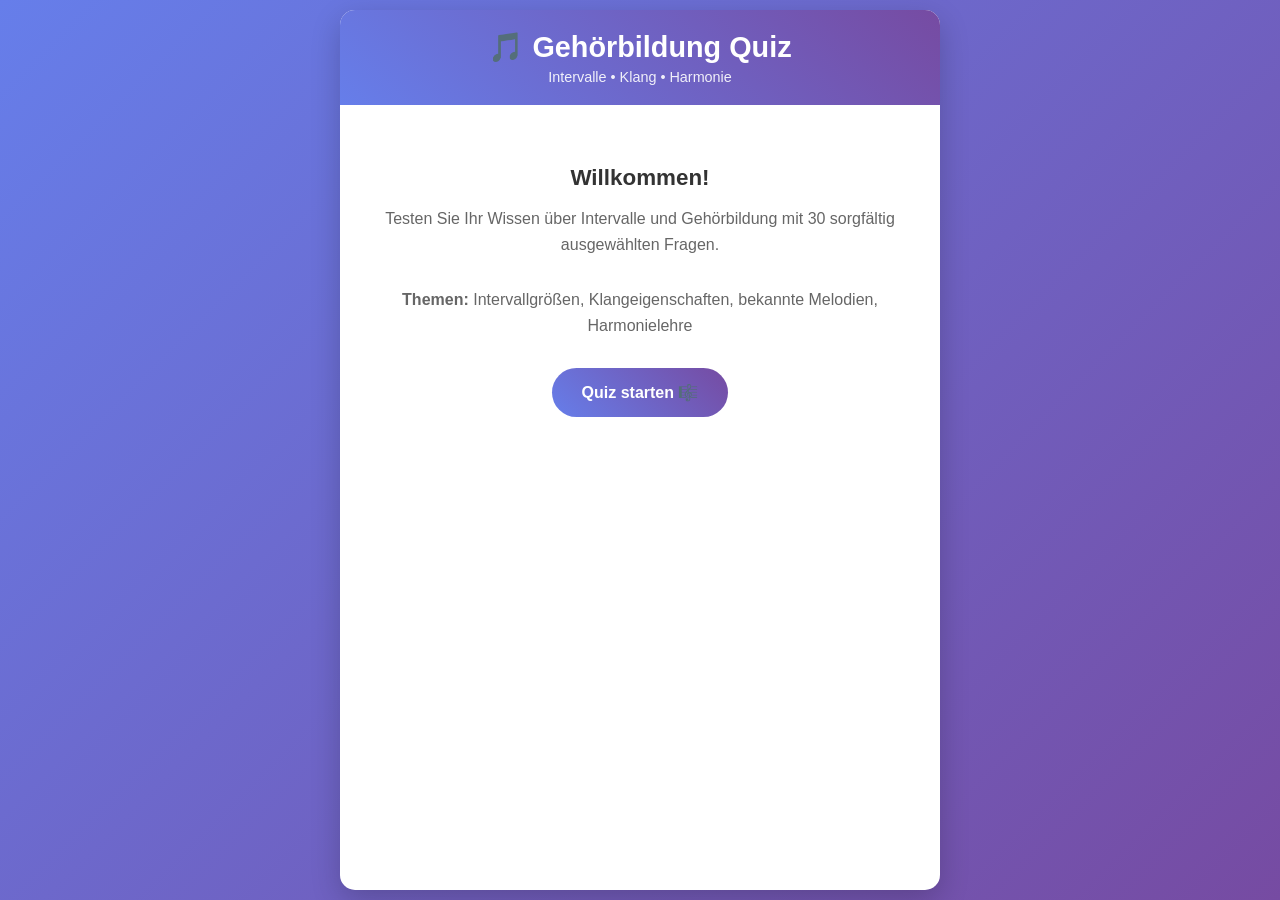
<file: index9.html>
<!DOCTYPE html>
<html lang="de">
<head>
    <meta charset="UTF-8">
    <meta name="viewport" content="width=device-width, initial-scale=1.0">
    <title>Gehörbildung Quiz</title>
    <meta name="description" content="Interaktives Quiz für Gehörbildung und Intervalle">
    <style>
        /* Reset und Base Styles */
        * {
            margin: 0;
            padding: 0;
            box-sizing: border-box;
        }

        body {
            font-family: -apple-system, BlinkMacSystemFont, 'Segoe UI', Roboto, sans-serif;
            background: linear-gradient(135deg, #667eea 0%, #764ba2 100%);
            min-height: 100vh;
            padding: 10px;
            color: #333;
        }

        .app-container {
            max-width: 600px;
            margin: 0 auto;
            background: white;
            border-radius: 15px;
            box-shadow: 0 10px 30px rgba(0,0,0,0.2);
            overflow: hidden;
            min-height: calc(100vh - 20px);
        }

        .header {
            background: linear-gradient(45deg, #667eea, #764ba2);
            color: white;
            padding: 20px;
            text-align: center;
        }

        .header h1 {
            font-size: 1.8rem;
            margin-bottom: 5px;
        }

        .header p {
            opacity: 0.9;
            font-size: 0.9rem;
        }

        .content {
            padding: 20px;
        }

        /* Start Screen */
        .start-screen {
            text-align: center;
            padding: 40px 20px;
        }

        .start-screen h2 {
            color: #333;
            margin-bottom: 15px;
            font-size: 1.4rem;
        }

        .start-screen p {
            color: #666;
            line-height: 1.6;
            margin-bottom: 30px;
        }

        .btn {
            background: linear-gradient(45deg, #667eea, #764ba2);
            color: white;
            border: none;
            padding: 15px 30px;
            border-radius: 25px;
            font-size: 1rem;
            cursor: pointer;
            transition: transform 0.2s ease;
            font-weight: 600;
        }

        .btn:active {
            transform: scale(0.95);
        }

        /* Quiz Screen */
        .quiz-screen {
            display: none;
        }

        .progress {
            margin-bottom: 25px;
        }

        .progress-header {
            display: flex;
            justify-content: space-between;
            margin-bottom: 10px;
            font-size: 0.9rem;
            color: #666;
        }

        .progress-bar {
            height: 6px;
            background: #e0e0e0;
            border-radius: 3px;
            overflow: hidden;
        }

        .progress-fill {
            height: 100%;
            background: linear-gradient(45deg, #667eea, #764ba2);
            width: 0%;
            transition: width 0.3s ease;
        }

        .question-box {
            background: #f8f9fa;
            padding: 20px;
            border-radius: 10px;
            margin-bottom: 20px;
        }

        .question {
            font-size: 1.1rem;
            font-weight: 500;
            line-height: 1.4;
            color: #333;
        }

        .answers {
            margin-bottom: 20px;
        }

        .answer {
            background: white;
            border: 2px solid #e9ecef;
            padding: 15px;
            margin-bottom: 10px;
            border-radius: 8px;
            cursor: pointer;
            transition: all 0.2s ease;
            font-size: 0.95rem;
        }

        .answer:active {
            transform: scale(0.98);
        }

        .answer.selected {
            background: #e3f2fd;
            border-color: #2196f3;
        }

        .answer.correct {
            background: #e8f5e8;
            border-color: #4caf50;
            color: #2e7d32;
        }

        .answer.wrong {
            background: #ffebee;
            border-color: #f44336;
            color: #c62828;
        }

        .next-btn {
            width: 100%;
            margin-top: 10px;
        }

        .next-btn:disabled {
            background: #ccc;
            cursor: not-allowed;
        }

        /* Result Screen */
        .result-screen {
            display: none;
            text-align: center;
            padding: 30px 20px;
        }

        .score-circle {
            width: 120px;
            height: 120px;
            border-radius: 50%;
            background: linear-gradient(45deg, #667eea, #764ba2);
            display: flex;
            align-items: center;
            justify-content: center;
            margin: 0 auto 20px;
            color: white;
            font-size: 2rem;
            font-weight: bold;
        }

        .result-message {
            font-size: 1.2rem;
            margin-bottom: 20px;
            color: #333;
        }

        .result-stats {
            background: #f8f9fa;
            padding: 20px;
            border-radius: 10px;
            margin-bottom: 25px;
        }

        .stat-row {
            display: flex;
            justify-content: space-between;
            margin-bottom: 8px;
            font-size: 0.95rem;
        }

        .stat-row:last-child {
            margin-bottom: 0;
            font-weight: bold;
            border-top: 1px solid #ddd;
            padding-top: 8px;
        }

        /* Mobile Optimierungen */
        @media (max-width: 480px) {
            .app-container {
                margin: 5px;
                min-height: calc(100vh - 10px);
            }
            
            .header {
                padding: 15px;
            }
            
            .header h1 {
                font-size: 1.5rem;
            }
            
            .content {
                padding: 15px;
            }
            
            .answer {
                padding: 12px;
                font-size: 0.9rem;
            }
        }
    </style>
</head>
<body>
    <div class="app-container">
        <div class="header">
            <h1>🎵 Gehörbildung Quiz</h1>
            <p>Intervalle • Klang • Harmonie</p>
        </div>
        
        <div class="content">
            <!-- Start Screen -->
            <div class="start-screen" id="startScreen">
                <h2>Willkommen!</h2>
                <p>Testen Sie Ihr Wissen über Intervalle und Gehörbildung mit 30 sorgfältig ausgewählten Fragen.</p>
                <p><strong>Themen:</strong> Intervallgrößen, Klangeigenschaften, bekannte Melodien, Harmonielehre</p>
                <button class="btn" onclick="startQuiz()">Quiz starten 🎼</button>
            </div>

            <!-- Quiz Screen -->
            <div class="quiz-screen" id="quizScreen">
                <div class="progress">
                    <div class="progress-header">
                        <span>Frage <span id="currentQ">1</span> / 30</span>
                        <span>🏆 <span id="score">0</span> Punkte</span>
                    </div>
                    <div class="progress-bar">
                        <div class="progress-fill" id="progressBar"></div>
                    </div>
                </div>

                <div class="question-box">
                    <div class="question" id="questionText"></div>
                </div>

                <div class="answers" id="answersDiv"></div>

                <button class="btn next-btn" id="nextButton" onclick="nextQuestion()" disabled>
                    Weiter →
                </button>
            </div>

            <!-- Result Screen -->
            <div class="result-screen" id="resultScreen">
                <div class="score-circle" id="finalScoreCircle"></div>
                <div class="result-message" id="resultMessage"></div>
                <div class="result-stats">
                    <div class="stat-row">
                        <span>Richtige Antworten:</span>
                        <span id="correctAnswers"></span>
                    </div>
                    <div class="stat-row">
                        <span>Falsche Antworten:</span>
                        <span id="wrongAnswers"></span>
                    </div>
                    <div class="stat-row">
                        <span>Erfolgsquote:</span>
                        <span id="percentage"></span>
                    </div>
                </div>
                <button class="btn" onclick="restartQuiz()">Neues Quiz starten 🔄</button>
            </div>
        </div>
    </div>

    <script>
        // Fragen-Datenbank
        const quizData = [
            {
                q: "Wie viele Halbtonschritte hat eine große Terz?",
                a: ["3 Halbtonschritte", "4 Halbtonschritte", "5 Halbtonschritte", "2 Halbtonschritte"],
                c: 1
            },
            {
                q: "Welches Intervall entsteht zwischen C und G?",
                a: ["Große Terz", "Reine Quarte", "Reine Quinte", "Große Sexte"],
                c: 2
            },
            {
                q: "Wie klingt eine kleine Sekunde charakteristisch?",
                a: ["Sehr konsonant", "Stark dissonant", "Neutral", "Mystisch"],
                c: 1
            },
            {
                q: "Was ist die Umkehrung einer reinen Quinte?",
                a: ["Reine Quarte", "Große Terz", "Kleine Terz", "Große Sexte"],
                c: 0
            },
            {
                q: "Welches Intervall hat 6 Halbtonschritte?",
                a: ["Reine Quarte", "Tritonus", "Reine Quinte", "Kleine Sexte"],
                c: 1
            },
            {
                q: "Welches Lied beginnt mit einer reinen Quarte?",
                a: ["Frère Jacques", "Amazing Grace", "Hochzeitsmarsch", "My Bonnie"],
                c: 2
            },
            {
                q: "Wie viele Halbtonschritte hat eine kleine Septime?",
                a: ["9", "10", "11", "8"],
                c: 1
            },
            {
                q: "Welches Intervall ist besonders konsonant?",
                a: ["Große Septime", "Kleine Sekunde", "Reine Oktave", "Tritonus"],
                c: 2
            },
            {
                q: "Wie charakterisiert man eine große Sexte?",
                a: ["Düster", "Strahlend", "Wehmütig-sehnsüchtig", "Neutral"],
                c: 2
            },
            {
                q: "Wo liegt in C-Dur eine kleine Terz?",
                a: ["C-E", "E-G", "F-A", "G-H"],
                c: 1
            },
            {
                q: "Das 'My Bonnie' Motiv ist welches Intervall?",
                a: ["Große Terz", "Quarte", "Große Sexte", "Quinte"],
                c: 2
            },
            {
                q: "Intervalle größer als eine Oktave heißen:",
                a: ["Übermäßig", "Zusammengesetzt", "Erweitert", "Groß"],
                c: 1
            },
            {
                q: "Der Tritonus ist charakteristisch:",
                a: ["Konsonant", "Sehr dissonant", "Rein", "Unauffällig"],
                c: 1
            },
            {
                q: "F zu H in C-Dur ist:",
                a: ["Reine Quarte", "Reine Quinte", "Übermäßige Quarte", "Verminderte Quinte"],
                c: 2
            },
            {
                q: "Kleine Terz klingt im Vergleich zur großen:",
                a: ["Heller", "Dunkler", "Gleich", "Lauter"],
                c: 1
            },
            {
                q: "Die 'Wolfsquinte' ist eine:",
                a: ["Reine Quinte", "Übermäßige Quarte", "Verminderte Quinte", "Kleine Sexte"],
                c: 2
            },
            {
                q: "In 'Frère Jacques' bei 'Frè-re' hört man:",
                a: ["Große Sekunde", "Kleine Terz", "Große Terz", "Quarte"],
                c: 0
            },
            {
                q: "Bei Intervallumkehrungen wird:",
                a: ["Alles gleich", "Groß↔Klein", "Alles rein", "Alles übermäßig"],
                c: 1
            },
            {
                q: "Stärkste Auflösungstendenz hat:",
                a: ["Oktave", "Große Septime", "Quinte", "Kleine Terz"],
                c: 1
            },
            {
                q: "Wie viele reine Intervalle gibt es?",
                a: ["2 (Quarte/Quinte)", "3 (Prime/Quarte/Quinte)", "4 (Prime/Quarte/Quinte/Oktave)", "Alle können rein sein"],
                c: 2
            },
            {
                q: "Deutsche Nationalhymne 'Deutsch-land':",
                a: ["Große Sekunde", "Quinte", "Große Terz", "Kleine Terz"],
                c: 0
            },
            {
                q: "Enharmonische Verwechslung bedeutet:",
                a: ["Gleicher Klang, verschiedene Namen", "Verschiedene Oktaven", "Theoretische Intervalle", "Gleiche Qualität"],
                c: 0
            },
            {
                q: "'Diabolus in Musica' bezeichnet:",
                a: ["Kleine Septime", "Tritonus", "Große Septime", "Kleine Sekunde"],
                c: 1
            },
            {
                q: "Konsonanz-Reihenfolge (konsonanteste zuerst):",
                a: ["Oktave-Quinte-Quarte-Terzen", "Terzen-Quarte-Quinte-Oktave", "Quinte-Oktave-Quarte-Terzen", "Alle gleich"],
                c: 0
            },
            {
                q: "3. zu 5. Ton einer Dur-Tonleiter:",
                a: ["Große Terz", "Kleine Terz", "Quarte", "Quinte"],
                c: 0
            },
            {
                q: "Verminderte Quinte wirkt:",
                a: ["Stabil", "Auflösungsbedürftig", "Neutral", "Verstärkend"],
                c: 1
            },
            {
                q: "Kleinstes Intervall in temperierter Stimmung:",
                a: ["Halbton", "Viertelton", "Achtelton", "Komma"],
                c: 0
            },
            {
                q: "Absteigende große Terz hört man bei:",
                a: ["Kuckuck", "Swing Low", "Three Blind Mice", "Allen genannten"],
                c: 3
            },
            {
                q: "'Melodisches Intervall' bedeutet:",
                a: ["Gleichzeitig", "Nacheinander", "Nur in Dur", "Nur perfekt"],
                c: 1
            },
            {
                q: "Welche Intervalle ergeben zusammen eine Oktave?",
                a: ["Quarte + Quinte", "Zwei große Terzen", "Terz + Sexte", "Alle Antworten richtig"],
                c: 0
            }
        ];

        // App-Zustand
        let currentQuestion = 0;
        let userScore = 0;
        let questions = [];
        let answered = false;

        function startQuiz() {
            // Fragen mischen
            questions = [...quizData].sort(() => Math.random() - 0.5);
            currentQuestion = 0;
            userScore = 0;
            answered = false;

            document.getElementById('startScreen').style.display = 'none';
            document.getElementById('quizScreen').style.display = 'block';
            document.getElementById('resultScreen').style.display = 'none';

            showQuestion();
        }

        function showQuestion() {
            const q = questions[currentQuestion];
            answered = false;

            document.getElementById('currentQ').textContent = currentQuestion + 1;
            document.getElementById('score').textContent = userScore;
            document.getElementById('questionText').textContent = q.q;
            document.getElementById('nextButton').disabled = true;

            // Progress
            const progress = ((currentQuestion) / 30) * 100;
            document.getElementById('progressBar').style.width = progress + '%';

            // Antworten
            const answersDiv = document.getElementById('answersDiv');
            answersDiv.innerHTML = '';

            q.a.forEach((answer, index) => {
                const div = document.createElement('div');
                div.className = 'answer';
                div.textContent = answer;
                div.onclick = () => selectAnswer(index);
                answersDiv.appendChild(div);
            });
        }

        function selectAnswer(index) {
            if (answered) return;
            answered = true;

            const q = questions[currentQuestion];
            const answers = document.querySelectorAll('.answer');

            // Antworten färben
            answers.forEach((answer, i) => {
                answer.onclick = null;
                if (i === q.c) {
                    answer.classList.add('correct');
                } else if (i === index) {
                    answer.classList.add('wrong');
                }
            });

            // Punkte
            if (index === q.c) {
                userScore++;
                document.getElementById('score').textContent = userScore;
            }

            document.getElementById('nextButton').disabled = false;
        }

        function nextQuestion() {
            currentQuestion++;
            if (currentQuestion < 30) {
                showQuestion();
            } else {
                showResults();
            }
        }

        function showResults() {
            document.getElementById('quizScreen').style.display = 'none';
            document.getElementById('resultScreen').style.display = 'block';

            const percent = Math.round((userScore / 30) * 100);
            
            document.getElementById('finalScoreCircle').textContent = percent + '%';
            document.getElementById('correctAnswers').textContent = userScore + ' / 30';
            document.getElementById('wrongAnswers').textContent = (30 - userScore) + ' / 30';
            document.getElementById('percentage').textContent = percent + '%';

            // Nachricht
            let msg;
            if (percent >= 90) msg = '🎉 Exzellent! Sie sind ein Gehörbildungs-Experte!';
            else if (percent >= 80) msg = '🎵 Sehr gut! Beeindruckende Kenntnisse!';
            else if (percent >= 70) msg = '👏 Gut! Solide Grundlagen vorhanden!';
            else if (percent >= 60) msg = '📚 Okay! Mit Übung wird es noch besser!';
            else msg = '💪 Dranbleiben! Übung macht den Meister!';

            document.getElementById('resultMessage').textContent = msg;
        }

        function restartQuiz() {
            document.getElementById('resultScreen').style.display = 'none';
            document.getElementById('startScreen').style.display = 'block';
        }
    </script>
</body>
</html>
</file>
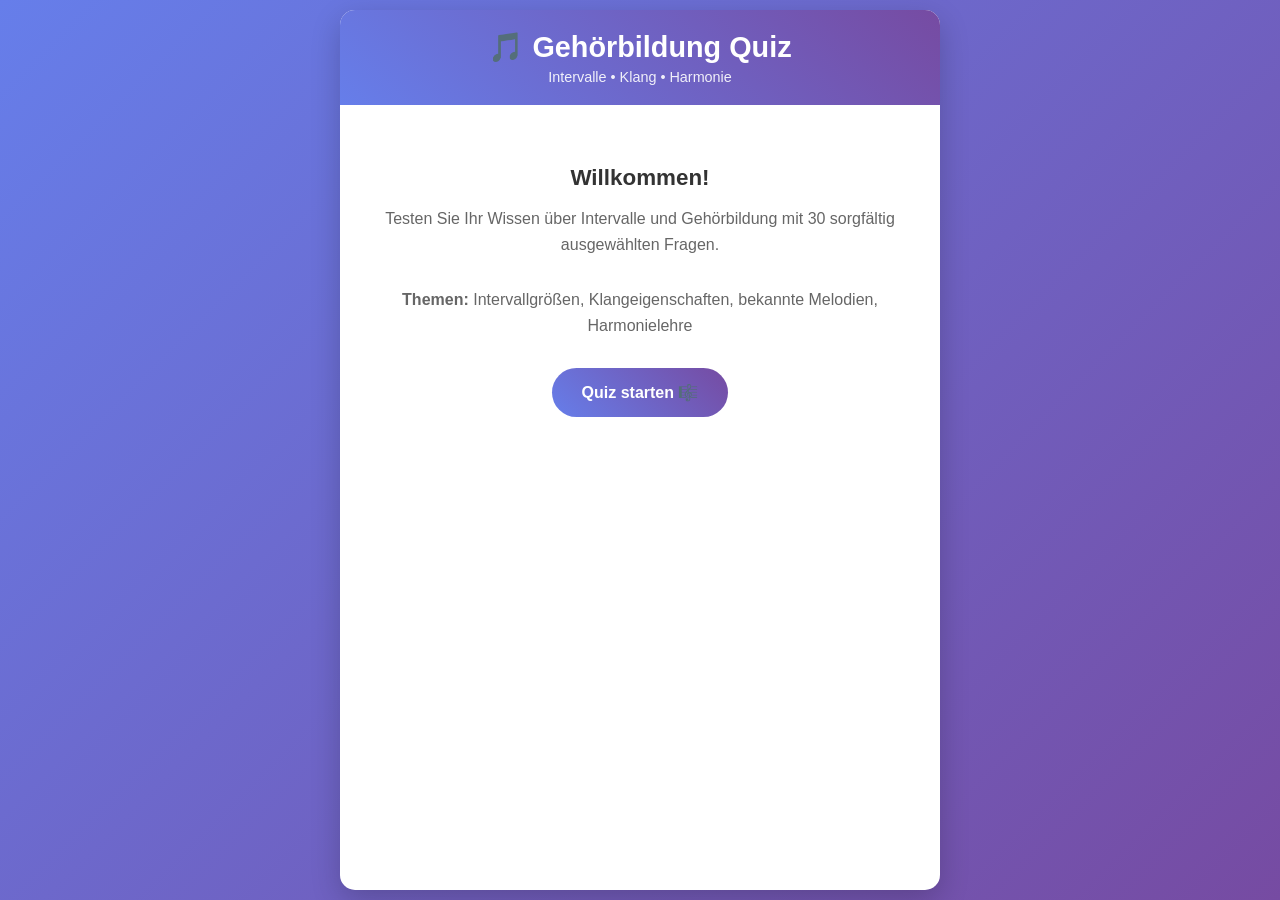
<file: intervalle.html>
<!DOCTYPE html>
<html lang="de">
<head>
    <meta charset="UTF-8">
    <meta name="viewport" content="width=device-width, initial-scale=1.0">
    <title>Gehörbildung Quiz</title>
    <meta name="description" content="Interaktives Quiz für Gehörbildung und Intervalle">
    <style>
        /* Reset und Base Styles */
        * {
            margin: 0;
            padding: 0;
            box-sizing: border-box;
        }

        body {
            font-family: -apple-system, BlinkMacSystemFont, 'Segoe UI', Roboto, sans-serif;
            background: linear-gradient(135deg, #667eea 0%, #764ba2 100%);
            min-height: 100vh;
            padding: 10px;
            color: #333;
        }

        .app-container {
            max-width: 600px;
            margin: 0 auto;
            background: white;
            border-radius: 15px;
            box-shadow: 0 10px 30px rgba(0,0,0,0.2);
            overflow: hidden;
            min-height: calc(100vh - 20px);
        }

        .header {
            background: linear-gradient(45deg, #667eea, #764ba2);
            color: white;
            padding: 20px;
            text-align: center;
        }

        .header h1 {
            font-size: 1.8rem;
            margin-bottom: 5px;
        }

        .header p {
            opacity: 0.9;
            font-size: 0.9rem;
        }

        .content {
            padding: 20px;
        }

        /* Start Screen */
        .start-screen {
            text-align: center;
            padding: 40px 20px;
        }

        .start-screen h2 {
            color: #333;
            margin-bottom: 15px;
            font-size: 1.4rem;
        }

        .start-screen p {
            color: #666;
            line-height: 1.6;
            margin-bottom: 30px;
        }

        .btn {
            background: linear-gradient(45deg, #667eea, #764ba2);
            color: white;
            border: none;
            padding: 15px 30px;
            border-radius: 25px;
            font-size: 1rem;
            cursor: pointer;
            transition: transform 0.2s ease;
            font-weight: 600;
        }

        .btn:active {
            transform: scale(0.95);
        }

        /* Quiz Screen */
        .quiz-screen {
            display: none;
        }

        .progress {
            margin-bottom: 25px;
        }

        .progress-header {
            display: flex;
            justify-content: space-between;
            margin-bottom: 10px;
            font-size: 0.9rem;
            color: #666;
        }

        .progress-bar {
            height: 6px;
            background: #e0e0e0;
            border-radius: 3px;
            overflow: hidden;
        }

        .progress-fill {
            height: 100%;
            background: linear-gradient(45deg, #667eea, #764ba2);
            width: 0%;
            transition: width 0.3s ease;
        }

        .question-box {
            background: #f8f9fa;
            padding: 20px;
            border-radius: 10px;
            margin-bottom: 20px;
        }

        .question {
            font-size: 1.1rem;
            font-weight: 500;
            line-height: 1.4;
            color: #333;
        }

        .answers {
            margin-bottom: 20px;
        }

        .answer {
            background: white;
            border: 2px solid #e9ecef;
            padding: 15px;
            margin-bottom: 10px;
            border-radius: 8px;
            cursor: pointer;
            transition: all 0.2s ease;
            font-size: 0.95rem;
        }

        .answer:active {
            transform: scale(0.98);
        }

        .answer.selected {
            background: #e3f2fd;
            border-color: #2196f3;
        }

        .answer.correct {
            background: #e8f5e8;
            border-color: #4caf50;
            color: #2e7d32;
        }

        .answer.wrong {
            background: #ffebee;
            border-color: #f44336;
            color: #c62828;
        }

        .next-btn {
            width: 100%;
            margin-top: 10px;
        }

        .next-btn:disabled {
            background: #ccc;
            cursor: not-allowed;
        }

        /* Result Screen */
        .result-screen {
            display: none;
            text-align: center;
            padding: 30px 20px;
        }

        .score-circle {
            width: 120px;
            height: 120px;
            border-radius: 50%;
            background: linear-gradient(45deg, #667eea, #764ba2);
            display: flex;
            align-items: center;
            justify-content: center;
            margin: 0 auto 20px;
            color: white;
            font-size: 2rem;
            font-weight: bold;
        }

        .result-message {
            font-size: 1.2rem;
            margin-bottom: 20px;
            color: #333;
        }

        .result-stats {
            background: #f8f9fa;
            padding: 20px;
            border-radius: 10px;
            margin-bottom: 25px;
        }

        .stat-row {
            display: flex;
            justify-content: space-between;
            margin-bottom: 8px;
            font-size: 0.95rem;
        }

        .stat-row:last-child {
            margin-bottom: 0;
            font-weight: bold;
            border-top: 1px solid #ddd;
            padding-top: 8px;
        }

        /* Mobile Optimierungen */
        @media (max-width: 480px) {
            .app-container {
                margin: 5px;
                min-height: calc(100vh - 10px);
            }
            
            .header {
                padding: 15px;
            }
            
            .header h1 {
                font-size: 1.5rem;
            }
            
            .content {
                padding: 15px;
            }
            
            .answer {
                padding: 12px;
                font-size: 0.9rem;
            }
        }
    </style>
</head>
<body>
    <div class="app-container">
        <div class="header">
            <h1>🎵 Gehörbildung Quiz</h1>
            <p>Intervalle • Klang • Harmonie</p>
        </div>
        
        <div class="content">
            <!-- Start Screen -->
            <div class="start-screen" id="startScreen">
                <h2>Willkommen!</h2>
                <p>Testen Sie Ihr Wissen über Intervalle und Gehörbildung mit 30 sorgfältig ausgewählten Fragen.</p>
                <p><strong>Themen:</strong> Intervallgrößen, Klangeigenschaften, bekannte Melodien, Harmonielehre</p>
                <button class="btn" onclick="startQuiz()">Quiz starten 🎼</button>
            </div>

            <!-- Quiz Screen -->
            <div class="quiz-screen" id="quizScreen">
                <div class="progress">
                    <div class="progress-header">
                        <span>Frage <span id="currentQ">1</span> / 30</span>
                        <span>🏆 <span id="score">0</span> Punkte</span>
                    </div>
                    <div class="progress-bar">
                        <div class="progress-fill" id="progressBar"></div>
                    </div>
                </div>

                <div class="question-box">
                    <div class="question" id="questionText"></div>
                </div>

                <div class="answers" id="answersDiv"></div>

                <button class="btn next-btn" id="nextButton" onclick="nextQuestion()" disabled>
                    Weiter →
                </button>
            </div>

            <!-- Result Screen -->
            <div class="result-screen" id="resultScreen">
                <div class="score-circle" id="finalScoreCircle"></div>
                <div class="result-message" id="resultMessage"></div>
                <div class="result-stats">
                    <div class="stat-row">
                        <span>Richtige Antworten:</span>
                        <span id="correctAnswers"></span>
                    </div>
                    <div class="stat-row">
                        <span>Falsche Antworten:</span>
                        <span id="wrongAnswers"></span>
                    </div>
                    <div class="stat-row">
                        <span>Erfolgsquote:</span>
                        <span id="percentage"></span>
                    </div>
                </div>
                <button class="btn" onclick="restartQuiz()">Neues Quiz starten 🔄</button>
            </div>
        </div>
    </div>

    <script>
        // Fragen-Datenbank
        const quizData = [
            {
                q: "Wie viele Halbtonschritte hat eine große Terz?",
                a: ["3 Halbtonschritte", "4 Halbtonschritte", "5 Halbtonschritte", "2 Halbtonschritte"],
                c: 1
            },
            {
                q: "Welches Intervall entsteht zwischen C und G?",
                a: ["Große Terz", "Reine Quarte", "Reine Quinte", "Große Sexte"],
                c: 2
            },
            {
                q: "Wie klingt eine kleine Sekunde charakteristisch?",
                a: ["Sehr konsonant", "Stark dissonant", "Neutral", "Mystisch"],
                c: 1
            },
            {
                q: "Was ist die Umkehrung einer reinen Quinte?",
                a: ["Reine Quarte", "Große Terz", "Kleine Terz", "Große Sexte"],
                c: 0
            },
            {
                q: "Welches Intervall hat 6 Halbtonschritte?",
                a: ["Reine Quarte", "Tritonus", "Reine Quinte", "Kleine Sexte"],
                c: 1
            },
            {
                q: "Welches Lied beginnt mit einer reinen Quarte?",
                a: ["Frère Jacques", "Amazing Grace", "Hochzeitsmarsch", "My Bonnie"],
                c: 2
            },
            {
                q: "Wie viele Halbtonschritte hat eine kleine Septime?",
                a: ["9", "10", "11", "8"],
                c: 1
            },
            {
                q: "Welches Intervall ist besonders konsonant?",
                a: ["Große Septime", "Kleine Sekunde", "Reine Oktave", "Tritonus"],
                c: 2
            },
            {
                q: "Wie charakterisiert man eine große Sexte?",
                a: ["Düster", "Strahlend", "Wehmütig-sehnsüchtig", "Neutral"],
                c: 2
            },
            {
                q: "Wo liegt in C-Dur eine kleine Terz?",
                a: ["C-E", "E-G", "F-A", "G-H"],
                c: 1
            },
            {
                q: "Das 'My Bonnie' Motiv ist welches Intervall?",
                a: ["Große Terz", "Quarte", "Große Sexte", "Quinte"],
                c: 2
            },
            {
                q: "Intervalle größer als eine Oktave heißen:",
                a: ["Übermäßig", "Zusammengesetzt", "Erweitert", "Groß"],
                c: 1
            },
            {
                q: "Der Tritonus ist charakteristisch:",
                a: ["Konsonant", "Sehr dissonant", "Rein", "Unauffällig"],
                c: 1
            },
            {
                q: "F zu H in C-Dur ist:",
                a: ["Reine Quarte", "Reine Quinte", "Übermäßige Quarte", "Verminderte Quinte"],
                c: 2
            },
            {
                q: "Kleine Terz klingt im Vergleich zur großen:",
                a: ["Heller", "Dunkler", "Gleich", "Lauter"],
                c: 1
            },
            {
                q: "Die 'Wolfsquinte' ist eine:",
                a: ["Reine Quinte", "Übermäßige Quarte", "Verminderte Quinte", "Kleine Sexte"],
                c: 2
            },
            {
                q: "In 'Frère Jacques' bei 'Frè-re' hört man:",
                a: ["Große Sekunde", "Kleine Terz", "Große Terz", "Quarte"],
                c: 0
            },
            {
                q: "Bei Intervallumkehrungen wird:",
                a: ["Alles gleich", "Groß↔Klein", "Alles rein", "Alles übermäßig"],
                c: 1
            },
            {
                q: "Stärkste Auflösungstendenz hat:",
                a: ["Oktave", "Große Septime", "Quinte", "Kleine Terz"],
                c: 1
            },
            {
                q: "Wie viele reine Intervalle gibt es?",
                a: ["2 (Quarte/Quinte)", "3 (Prime/Quarte/Quinte)", "4 (Prime/Quarte/Quinte/Oktave)", "Alle können rein sein"],
                c: 2
            },
            {
                q: "Deutsche Nationalhymne 'Deutsch-land':",
                a: ["Große Sekunde", "Quinte", "Große Terz", "Kleine Terz"],
                c: 0
            },
            {
                q: "Enharmonische Verwechslung bedeutet:",
                a: ["Gleicher Klang, verschiedene Namen", "Verschiedene Oktaven", "Theoretische Intervalle", "Gleiche Qualität"],
                c: 0
            },
            {
                q: "'Diabolus in Musica' bezeichnet:",
                a: ["Kleine Septime", "Tritonus", "Große Septime", "Kleine Sekunde"],
                c: 1
            },
            {
                q: "Konsonanz-Reihenfolge (konsonanteste zuerst):",
                a: ["Oktave-Quinte-Quarte-Terzen", "Terzen-Quarte-Quinte-Oktave", "Quinte-Oktave-Quarte-Terzen", "Alle gleich"],
                c: 0
            },
            {
                q: "3. zu 5. Ton einer Dur-Tonleiter:",
                a: ["Große Terz", "Kleine Terz", "Quarte", "Quinte"],
                c: 0
            },
            {
                q: "Verminderte Quinte wirkt:",
                a: ["Stabil", "Auflösungsbedürftig", "Neutral", "Verstärkend"],
                c: 1
            },
            {
                q: "Kleinstes Intervall in temperierter Stimmung:",
                a: ["Halbton", "Viertelton", "Achtelton", "Komma"],
                c: 0
            },
            {
                q: "Absteigende große Terz hört man bei:",
                a: ["Kuckuck", "Swing Low", "Three Blind Mice", "Allen genannten"],
                c: 3
            },
            {
                q: "'Melodisches Intervall' bedeutet:",
                a: ["Gleichzeitig", "Nacheinander", "Nur in Dur", "Nur perfekt"],
                c: 1
            },
            {
                q: "Welche Intervalle ergeben zusammen eine Oktave?",
                a: ["Quarte + Quinte", "Zwei große Terzen", "Terz + Sexte", "Alle Antworten richtig"],
                c: 0
            }
        ];

        // App-Zustand
        let currentQuestion = 0;
        let userScore = 0;
        let questions = [];
        let answered = false;

        function startQuiz() {
            // Fragen mischen
            questions = [...quizData].sort(() => Math.random() - 0.5);
            currentQuestion = 0;
            userScore = 0;
            answered = false;

            document.getElementById('startScreen').style.display = 'none';
            document.getElementById('quizScreen').style.display = 'block';
            document.getElementById('resultScreen').style.display = 'none';

            showQuestion();
        }

        function showQuestion() {
            const q = questions[currentQuestion];
            answered = false;

            document.getElementById('currentQ').textContent = currentQuestion + 1;
            document.getElementById('score').textContent = userScore;
            document.getElementById('questionText').textContent = q.q;
            document.getElementById('nextButton').disabled = true;

            // Progress
            const progress = ((currentQuestion) / 30) * 100;
            document.getElementById('progressBar').style.width = progress + '%';

            // Antworten
            const answersDiv = document.getElementById('answersDiv');
            answersDiv.innerHTML = '';

            q.a.forEach((answer, index) => {
                const div = document.createElement('div');
                div.className = 'answer';
                div.textContent = answer;
                div.onclick = () => selectAnswer(index);
                answersDiv.appendChild(div);
            });
        }

        function selectAnswer(index) {
            if (answered) return;
            answered = true;

            const q = questions[currentQuestion];
            const answers = document.querySelectorAll('.answer');

            // Antworten färben
            answers.forEach((answer, i) => {
                answer.onclick = null;
                if (i === q.c) {
                    answer.classList.add('correct');
                } else if (i === index) {
                    answer.classList.add('wrong');
                }
            });

            // Punkte
            if (index === q.c) {
                userScore++;
                document.getElementById('score').textContent = userScore;
            }

            document.getElementById('nextButton').disabled = false;
        }

        function nextQuestion() {
            currentQuestion++;
            if (currentQuestion < 30) {
                showQuestion();
            } else {
                showResults();
            }
        }

        function showResults() {
            document.getElementById('quizScreen').style.display = 'none';
            document.getElementById('resultScreen').style.display = 'block';

            const percent = Math.round((userScore / 30) * 100);
            
            document.getElementById('finalScoreCircle').textContent = percent + '%';
            document.getElementById('correctAnswers').textContent = userScore + ' / 30';
            document.getElementById('wrongAnswers').textContent = (30 - userScore) + ' / 30';
            document.getElementById('percentage').textContent = percent + '%';

            // Nachricht
            let msg;
            if (percent >= 90) msg = '🎉 Exzellent! Sie sind ein Gehörbildungs-Experte!';
            else if (percent >= 80) msg = '🎵 Sehr gut! Beeindruckende Kenntnisse!';
            else if (percent >= 70) msg = '👏 Gut! Solide Grundlagen vorhanden!';
            else if (percent >= 60) msg = '📚 Okay! Mit Übung wird es noch besser!';
            else msg = '💪 Dranbleiben! Übung macht den Meister!';

            document.getElementById('resultMessage').textContent = msg;
        }

        function restartQuiz() {
            document.getElementById('resultScreen').style.display = 'none';
            document.getElementById('startScreen').style.display = 'block';
        }
    </script>
</body>
</html>
</file>
<file: styles.css>
:root {
  --bg: #111111;
  --panel: #1b1b1f;
  --panel-2: #25252b;
  --text: #f4f1ec;
  --muted: #b7b0a5;
  --accent: #f0c36a;
  --accent-2: #9fd3c7;
  --wrong: #f08080;
  --right: #89d18b;
  --border: rgba(255,255,255,.12);
}
* { box-sizing: border-box; }
body {
  margin: 0;
  min-height: 100vh;
  font-family: system-ui, -apple-system, BlinkMacSystemFont, "Segoe UI", sans-serif;
  background:
    radial-gradient(circle at 20% 0%, rgba(240,195,106,.18), transparent 32%),
    radial-gradient(circle at 80% 10%, rgba(159,211,199,.13), transparent 30%),
    var(--bg);
  color: var(--text);
}
.app-shell { width: min(1040px, 92vw); margin: 0 auto; padding: 32px 0 56px; }
.hero {
  display: grid;
  grid-template-columns: 1fr auto;
  gap: 24px;
  align-items: end;
  margin-bottom: 24px;
}
.eyebrow { color: var(--accent); text-transform: uppercase; letter-spacing: .14em; font-size: .78rem; margin: 0 0 8px; }
h1 { font-size: clamp(2rem, 6vw, 4.5rem); line-height: .95; margin: 0; }
h2 { font-size: clamp(1.35rem, 3vw, 2.1rem); line-height: 1.15; margin: 0 0 18px; }
.subtitle { max-width: 760px; color: var(--muted); font-size: 1.08rem; }
.score-card, .controls, .quiz, .result {
  border: 1px solid var(--border);
  background: linear-gradient(160deg, rgba(255,255,255,.07), rgba(255,255,255,.025));
  box-shadow: 0 20px 80px rgba(0,0,0,.28);
  border-radius: 28px;
}
.score-card { padding: 18px 22px; min-width: 170px; text-align: right; }
.score-card span { color: var(--muted); display: block; margin-bottom: 6px; }
.score-card strong { font-size: 1.5rem; }
.controls, .quiz, .result { padding: clamp(18px, 4vw, 34px); }
.hidden { display: none !important; }
.button-row { display: flex; gap: 12px; flex-wrap: wrap; margin-top: 20px; }
button {
  border: 0;
  border-radius: 999px;
  padding: 13px 20px;
  font-size: 1rem;
  font-weight: 700;
  cursor: pointer;
  transition: transform .15s ease, opacity .15s ease, background .15s ease;
}
button:hover { transform: translateY(-1px); }
button:disabled { opacity: .45; cursor: not-allowed; transform: none; }
.primary { background: var(--accent); color: #111; }
.secondary { background: var(--accent-2); color: #101412; }
.ghost { background: transparent; color: var(--text); border: 1px solid var(--border); }
.progress-bar { width: 100%; height: 10px; background: rgba(255,255,255,.09); border-radius: 999px; overflow: hidden; margin-bottom: 18px; }
#progressBar { height: 100%; width: 0%; background: linear-gradient(90deg, var(--accent), var(--accent-2)); border-radius: inherit; transition: width .3s ease; }
.meta-row { display: flex; justify-content: space-between; gap: 12px; margin-bottom: 18px; color: var(--muted); }
.meta-row span { background: rgba(255,255,255,.07); border: 1px solid var(--border); border-radius: 999px; padding: 7px 12px; }
.answers { display: grid; gap: 12px; }
.answer {
  width: 100%;
  text-align: left;
  background: var(--panel-2);
  color: var(--text);
  border: 1px solid var(--border);
  border-radius: 18px;
  padding: 16px 18px;
  font-weight: 600;
}
.answer.selected { outline: 2px solid var(--accent); }
.answer.correct { background: rgba(137,209,139,.18); border-color: rgba(137,209,139,.5); }
.answer.incorrect { background: rgba(240,128,128,.18); border-color: rgba(240,128,128,.5); }
.feedback { margin-top: 18px; padding: 16px; border-radius: 18px; background: rgba(255,255,255,.07); color: var(--text); }
.nav-row { justify-content: space-between; }
.review-list { display: grid; gap: 12px; margin: 24px 0; }
.review-item { padding: 16px; border-radius: 18px; background: rgba(255,255,255,.06); border: 1px solid var(--border); }
.review-item strong { color: var(--accent); }
.review-item small { display: block; color: var(--muted); margin-top: 6px; }
@media (max-width: 720px) {
  .hero { grid-template-columns: 1fr; }
  .score-card { text-align: left; }
  .meta-row { flex-direction: column; align-items: flex-start; }
  button { width: 100%; }
}
@media print {
  body { background: white; color: black; }
  .button-row, .score-card, .quiz, .controls { display: none; }
  .result { box-shadow: none; border: none; }
}
</file>
